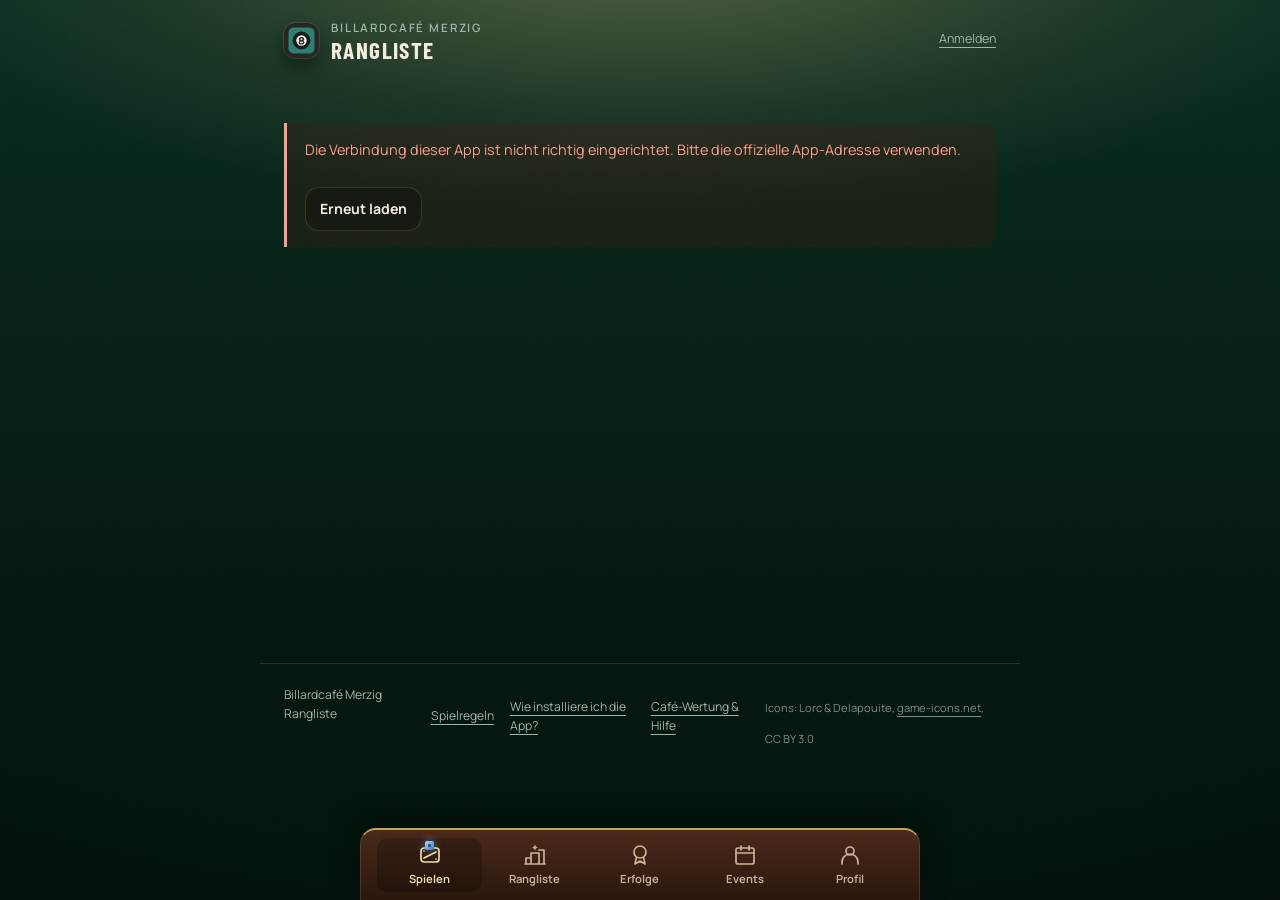
<file: index.html>
<!doctype html>
<html lang="de">
<head>
  <meta http-equiv="Content-Security-Policy" content="default-src 'self'; script-src 'self'; style-src 'self' 'unsafe-inline'; connect-src 'self' https://v2202610446743548792.goodsrv.de; img-src 'self' data: blob: https://v2202610446743548792.goodsrv.de; font-src 'self'; worker-src 'self'; object-src 'none'; frame-src https://billard-union.net; base-uri 'none'; form-action 'self'">
  <meta name="referrer" content="no-referrer">
  <meta charset="utf-8">
  <meta name="viewport" content="width=device-width, initial-scale=1, viewport-fit=cover">
  <meta name="referrer" content="no-referrer">
  <meta name="theme-color" content="#0c3324">
  <meta name="mobile-web-app-capable" content="yes">
  <meta name="apple-mobile-web-app-capable" content="yes">
  <meta name="apple-mobile-web-app-title" content="Billardcafé">
  <meta name="apple-mobile-web-app-status-bar-style" content="black-translucent">
  <meta name="description" content="Partien spielen, Ergebnisse gemeinsam bestätigen und die persönliche Entwicklung im Billardcafé Merzig verfolgen.">
  <title>Billardcafé Merzig Rangliste</title>
  <link rel="icon" href="./icons/icon.svg" type="image/svg+xml">
  <link rel="apple-touch-icon" href="./icons/apple-touch-icon.png">
  <link rel="manifest" href="./manifest.webmanifest">
  <link rel="stylesheet" href="./fonts.css">
  <link rel="stylesheet" href="./app.css">
  <link rel="stylesheet" href="./opening.css">
  <link rel="stylesheet" href="./scorekeeper.css">
  <link rel="stylesheet" href="./theme.css">
  <link rel="stylesheet" href="./features.css">
  <link rel="stylesheet" href="./tv-player.css">
  <script src="./deployment-config.js" defer></script>
  <script src="./remote-auth.js" defer></script>
  <script src="./opening.js" defer></script>
  <script src="./rules.js" defer></script>
  <script src="./scorekeeper.js" defer></script>
  <script src="./vendor/qrcode.js" defer></script>
  <script src="./icons.js" defer></script>
  <script src="./tv-player.js" defer></script>
  <script src="./pwa.js" defer></script>
  <script src="./features.js" defer></script>
  <script src="./admin.js" defer></script>
  <script src="./app.js" defer></script>
</head>
<body>
  <section id="app-opening" class="app-opening" aria-label="Willkommen im Billardcafé Merzig" hidden>
    <div class="opening-mark">
      <img src="./branding/cafe-logo.svg" width="360" height="300" alt="Billard Café – türkisweißes Neonlogo mit Billardspieler">
      <p class="opening-subtitle">Rangliste</p>
    </div>
    <div class="opening-actions">
      <button id="opening-continue" class="opening-continue" type="button">Weiter zur Startseite</button>
      <a class="opening-install" href="#installieren">Wie installiere ich die App?</a>
    </div>
  </section>
  <div id="app-shell">
  <a class="skip-link" href="#inhalt" data-action="skip-content">Zum Inhalt</a>
  <header class="site-header">
    <a class="brand" href="#spielen" aria-label="Billardcafé Merzig Rangliste · Startseite">
      <img src="./icons/icon.svg" width="46" height="46" alt="">
      <span><span class="brand-venue">Billardcafé Merzig</span><span class="brand-title">Rangliste</span></span>
    </a>
    <div class="account-controls"><a id="account-link" class="account-link" href="#profil">Anmelden</a><button id="profile-switch" class="text-button" type="button" data-action="profile-switch" hidden>Profil wechseln</button></div>
  </header>
  <aside id="active-resume" class="active-resume" aria-label="Laufende Partien wiederaufnehmen" hidden></aside>
  <div id="connection" class="connection" role="status" aria-live="polite" hidden></div>
  <div id="notice" class="notice-wrap" aria-live="polite" aria-atomic="true"></div>
  <main id="inhalt" tabindex="-1">
    <div class="empty-state"><p class="eyebrow">Willkommen am Tisch</p><h1>Die Rangliste wird geladen.</h1><p>Verbindung zum Billardcafé Merzig wird hergestellt …</p></div>
  </main>
  <noscript><p class="noscript">Bitte JavaScript aktivieren, um Partien einzutragen und die Rangliste zu laden.</p></noscript>
  <footer class="site-footer"><span>Billardcafé Merzig Rangliste</span><a href="#regeln">Spielregeln</a><a href="#installieren">Wie installiere ich die App?</a><a href="#profil/hilfe">Café-Wertung &amp; Hilfe</a><small class="fx-credit">Icons: Lorc &amp; Delapouite, <a href="https://game-icons.net" target="_blank" rel="noopener noreferrer">game-icons.net</a>, CC BY 3.0</small></footer>
  <nav class="bottom-nav" aria-label="Hauptnavigation">
    <a href="#spielen" data-tab="spielen"><svg viewBox="0 0 24 24" aria-hidden="true"><rect x="3" y="5" width="18" height="14" rx="3"/><path d="m6 15 12-6M6 8h.01M18 16h.01"/></svg><span>Spielen</span></a>
    <a href="#rangliste" data-tab="rangliste"><svg viewBox="0 0 24 24" aria-hidden="true"><path d="M8 21V10h8v11M3 21V15h5m8-8h5v14M2 21h20M12 3v3m-1.5-1.5h3"/></svg><span>Rangliste</span></a>
    <a href="#erfolge" data-tab="erfolge"><svg viewBox="0 0 24 24" aria-hidden="true"><circle cx="12" cy="9" r="6"/><path d="m8.5 14-1.5 7 5-3 5 3-1.5-7"/></svg><span>Erfolge</span></a>
    <a href="#events" data-tab="events"><svg viewBox="0 0 24 24" aria-hidden="true"><rect x="3" y="5" width="18" height="16" rx="2"/><path d="M3 10h18M8 3v4M16 3v4"/></svg><span>Events</span></a>
    <a href="#profil" data-tab="profil"><svg viewBox="0 0 24 24" aria-hidden="true"><circle cx="12" cy="8" r="4"/><path d="M4 21v-2a8 8 0 0 1 16 0v2"/></svg><span>Profil</span></a>
  </nav>
  <button id="match-rules-button" class="btn match-rules-button" type="button" data-action="open-match-rules" aria-haspopup="dialog" aria-controls="rules-dialog" hidden>Spielregeln</button>
  <dialog id="rules-dialog" class="rules-dialog" aria-labelledby="rules-dialog-title" aria-describedby="rules-dialog-description">
    <header class="rules-dialog-header">
      <div><p class="eyebrow">DBU · Originaldokument</p><h2 id="rules-dialog-title">Spielregeln</h2></div>
      <button id="rules-close" class="btn small" type="button" autofocus>← Zurück</button>
    </header>
    <div id="rules-dialog-content" class="rules-dialog-content"></div>
  </dialog>
  <dialog id="live-sheet" class="sheet-dialog" aria-labelledby="sheet-title">
    <header class="sheet-header">
      <div><p class="eyebrow">14/1 · digitales Spielblatt</p><h2 id="sheet-title">Live-Spielblatt</h2></div>
      <div class="sheet-header-controls">
        <button type="button" class="btn small" data-sk="minimize">Minimieren</button>
        <button type="button" class="btn small" data-sk="rules">Spielregeln</button>
        <button type="button" class="btn small cream" data-sk="finish-view">Spielende</button>
        <button type="button" class="btn small danger" data-sk="abort-view">Spiel abbrechen</button>
      </div>
    </header>
    <div class="sheet-orientation">Für mehr Platz das Gerät ins Querformat drehen. Alle Bedienelemente bleiben auch hochkant erreichbar.</div>
    <div id="sheet-content" class="sheet-content"></div>
  </dialog>
  <dialog id="abort-dialog" class="abort-dialog" aria-labelledby="abort-title">
    <div id="abort-content"></div>
  </dialog>
  </div>
</body>
</html>
</file>
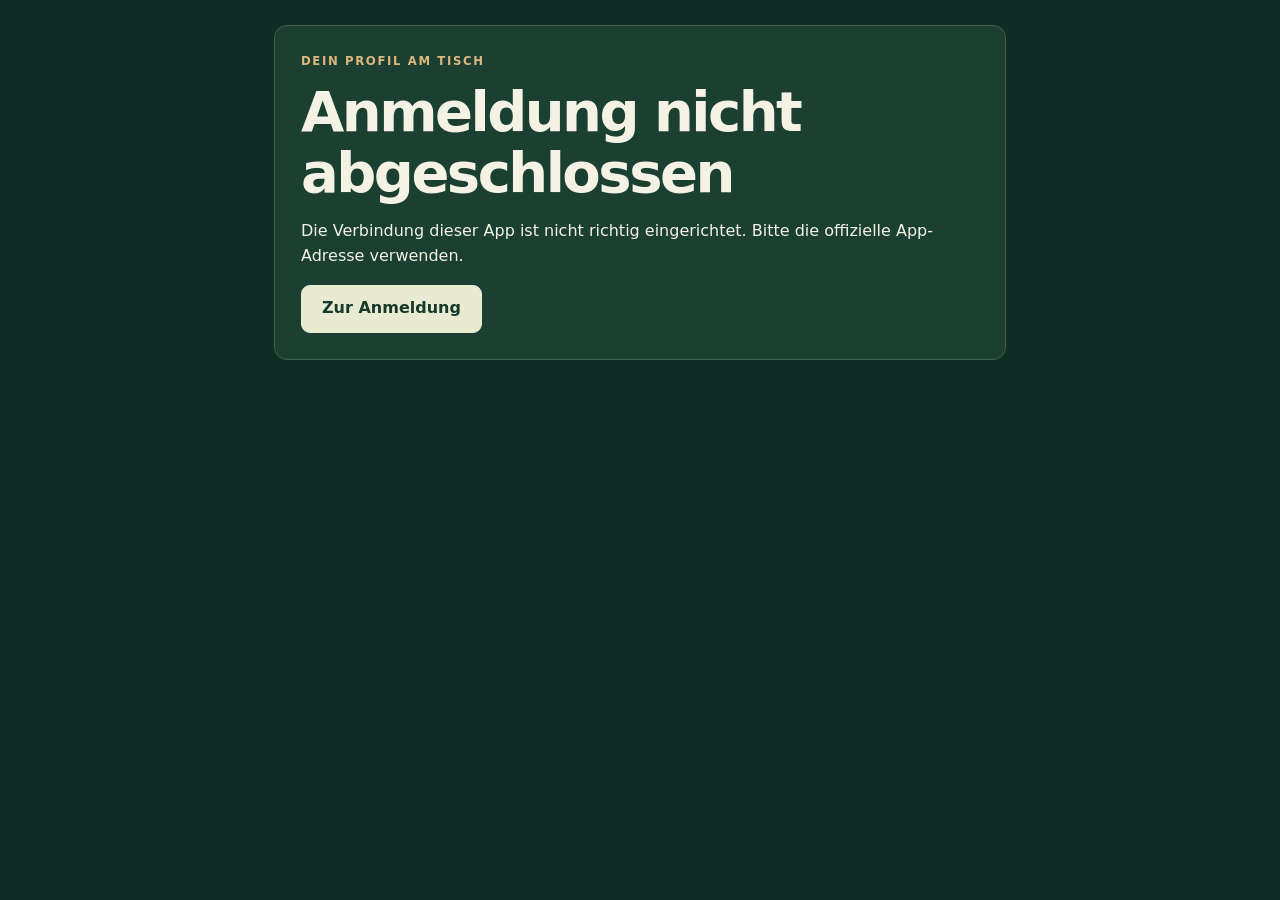
<file: auth-callback.html>
<!doctype html>
<html lang="de"><head>
  <meta http-equiv="Content-Security-Policy" content="default-src 'self'; script-src 'self'; style-src 'self' 'unsafe-inline'; connect-src 'self' https://v2202610446743548792.goodsrv.de; img-src 'self' data: blob: https://v2202610446743548792.goodsrv.de; font-src 'self'; worker-src 'self'; object-src 'none'; frame-src https://billard-union.net; base-uri 'none'; form-action 'self'">
  <meta name="referrer" content="no-referrer"><meta charset="utf-8"><meta name="viewport" content="width=device-width, initial-scale=1"><meta name="referrer" content="no-referrer"><meta name="robots" content="noindex"><title>Anmeldung · Billardcafé Merzig Rangliste</title><link rel="stylesheet" href="./app.css"><script src="./deployment-config.js" defer></script><script src="./remote-auth.js" defer></script><script src="./auth-callback.js" defer></script></head><body><main class="narrow" tabindex="-1"><section class="panel"><p class="eyebrow">Dein Profil am Tisch</p><h1 id="callback-title">Anmeldung wird abgeschlossen …</h1><p id="callback-status" role="status">Du kehrst gleich zur Rangliste zurück.</p><a id="callback-return" class="btn primary" href="./#profil" hidden>Zur Anmeldung</a></section></main></body></html>
</file>
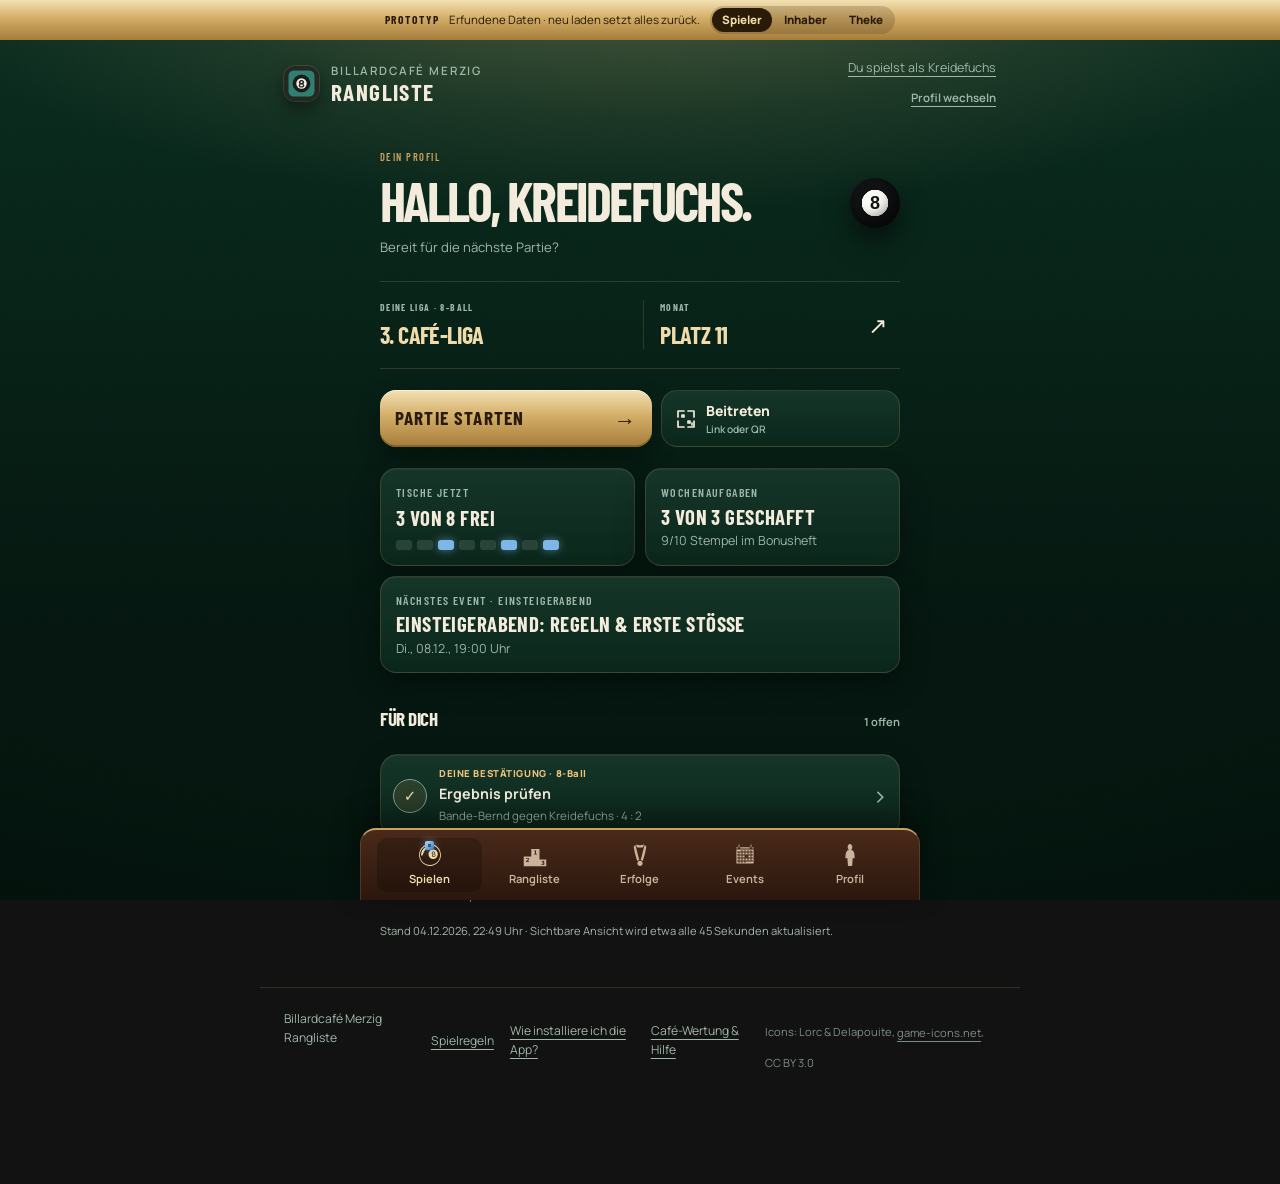
<file: demo.html>
<!doctype html>
<!-- AUTOMATISCH ERZEUGT von tools/build_demo.py aus index.html – nicht von Hand ändern. -->

<html lang="de">
<head>
  <meta name="referrer" content="no-referrer">
  <meta charset="utf-8">
  <meta name="viewport" content="width=device-width, initial-scale=1, viewport-fit=cover">
  <meta name="referrer" content="no-referrer">
  <meta name="theme-color" content="#0c3324">
  <meta name="mobile-web-app-capable" content="yes">
  <meta name="apple-mobile-web-app-capable" content="yes">
  <meta name="apple-mobile-web-app-title" content="Billardcafé">
  <meta name="apple-mobile-web-app-status-bar-style" content="black-translucent">
  <meta name="description" content="Partien spielen, Ergebnisse gemeinsam bestätigen und die persönliche Entwicklung im Billardcafé Merzig verfolgen.">
  <title>Billardcafé Merzig · Demo</title>
  <link rel="icon" href="./icons/icon.svg" type="image/svg+xml">
  <link rel="apple-touch-icon" href="./icons/apple-touch-icon.png">
  <link rel="stylesheet" href="./fonts.css">
  <link rel="stylesheet" href="./app.css">
  <link rel="stylesheet" href="./opening.css">
  <link rel="stylesheet" href="./scorekeeper.css">
  <link rel="stylesheet" href="./theme.css">
  <link rel="stylesheet" href="./features.css">
  <link rel="stylesheet" href="./tv-player.css">
  <script src="./demo-config.js" defer></script>
  <script src="./demo-api.js" defer></script>
  
  <script src="./opening.js" defer></script>
  <script src="./rules.js" defer></script>
  <script src="./scorekeeper.js" defer></script>
  <script src="./vendor/qrcode.js" defer></script>
  <script src="./icons.js" defer></script>
  <script src="./tv-player.js" defer></script>
  <script src="./pwa.js" defer></script>
  <script src="./features.js" defer></script>
  <script src="./admin.js" defer></script>
  <script src="./app.js" defer></script>
</head>
<body>
  <section id="app-opening" class="app-opening" aria-label="Willkommen im Billardcafé Merzig" hidden>
    <div class="opening-mark">
      <img src="./branding/cafe-logo.svg" width="360" height="300" alt="Billard Café – türkisweißes Neonlogo mit Billardspieler">
      <p class="opening-subtitle">Rangliste</p>
    </div>
    <div class="opening-actions">
      <button id="opening-continue" class="opening-continue" type="button">Weiter zur Startseite</button>
      <a class="opening-install" href="#installieren">Wie installiere ich die App?</a>
    </div>
  </section>
  <div id="app-shell">
  <div class="fx-demo-bar" role="note"><strong>Prototyp</strong><span>Erfundene Daten · neu laden setzt alles zurück.</span><span class="fx-demo-roles" role="group" aria-label="Demo-Ansicht"><button type="button" data-demo-as="player" aria-pressed="true">Spieler</button><button type="button" data-demo-as="owner" aria-pressed="false">Inhaber</button><button type="button" data-demo-as="staff" aria-pressed="false">Theke</button></span></div>
  <a class="skip-link" href="#inhalt" data-action="skip-content">Zum Inhalt</a>
  <header class="site-header">
    <a class="brand" href="#spielen" aria-label="Billardcafé Merzig Rangliste · Startseite">
      <img src="./icons/icon.svg" width="46" height="46" alt="">
      <span><span class="brand-venue">Billardcafé Merzig</span><span class="brand-title">Rangliste</span></span>
    </a>
    <div class="account-controls"><a id="account-link" class="account-link" href="#profil">Anmelden</a><button id="profile-switch" class="text-button" type="button" data-action="profile-switch" hidden>Profil wechseln</button></div>
  </header>
  <aside id="active-resume" class="active-resume" aria-label="Laufende Partien wiederaufnehmen" hidden></aside>
  <div id="connection" class="connection" role="status" aria-live="polite" hidden></div>
  <div id="notice" class="notice-wrap" aria-live="polite" aria-atomic="true"></div>
  <main id="inhalt" tabindex="-1">
    <div class="empty-state"><p class="eyebrow">Willkommen am Tisch</p><h1>Die Rangliste wird geladen.</h1><p>Verbindung zum Billardcafé Merzig wird hergestellt …</p></div>
  </main>
  <noscript><p class="noscript">Bitte JavaScript aktivieren, um Partien einzutragen und die Rangliste zu laden.</p></noscript>
  <footer class="site-footer"><span>Billardcafé Merzig Rangliste</span><a href="#regeln">Spielregeln</a><a href="#installieren">Wie installiere ich die App?</a><a href="#profil/hilfe">Café-Wertung &amp; Hilfe</a><small class="fx-credit">Icons: Lorc &amp; Delapouite, <a href="https://game-icons.net" target="_blank" rel="noopener noreferrer">game-icons.net</a>, CC BY 3.0</small></footer>
  <nav class="bottom-nav" aria-label="Hauptnavigation">
    <a href="#spielen" data-tab="spielen"><svg viewBox="0 0 24 24" aria-hidden="true"><rect x="3" y="5" width="18" height="14" rx="3"/><path d="m6 15 12-6M6 8h.01M18 16h.01"/></svg><span>Spielen</span></a>
    <a href="#rangliste" data-tab="rangliste"><svg viewBox="0 0 24 24" aria-hidden="true"><path d="M8 21V10h8v11M3 21V15h5m8-8h5v14M2 21h20M12 3v3m-1.5-1.5h3"/></svg><span>Rangliste</span></a>
    <a href="#erfolge" data-tab="erfolge"><svg viewBox="0 0 24 24" aria-hidden="true"><circle cx="12" cy="9" r="6"/><path d="m8.5 14-1.5 7 5-3 5 3-1.5-7"/></svg><span>Erfolge</span></a>
    <a href="#events" data-tab="events"><svg viewBox="0 0 24 24" aria-hidden="true"><rect x="3" y="5" width="18" height="16" rx="2"/><path d="M3 10h18M8 3v4M16 3v4"/></svg><span>Events</span></a>
    <a href="#profil" data-tab="profil"><svg viewBox="0 0 24 24" aria-hidden="true"><circle cx="12" cy="8" r="4"/><path d="M4 21v-2a8 8 0 0 1 16 0v2"/></svg><span>Profil</span></a>
  </nav>
  <button id="match-rules-button" class="btn match-rules-button" type="button" data-action="open-match-rules" aria-haspopup="dialog" aria-controls="rules-dialog" hidden>Spielregeln</button>
  <dialog id="rules-dialog" class="rules-dialog" aria-labelledby="rules-dialog-title" aria-describedby="rules-dialog-description">
    <header class="rules-dialog-header">
      <div><p class="eyebrow">DBU · Originaldokument</p><h2 id="rules-dialog-title">Spielregeln</h2></div>
      <button id="rules-close" class="btn small" type="button" autofocus>← Zurück</button>
    </header>
    <div id="rules-dialog-content" class="rules-dialog-content"></div>
  </dialog>
  <dialog id="live-sheet" class="sheet-dialog" aria-labelledby="sheet-title">
    <header class="sheet-header">
      <div><p class="eyebrow">14/1 · digitales Spielblatt</p><h2 id="sheet-title">Live-Spielblatt</h2></div>
      <div class="sheet-header-controls">
        <button type="button" class="btn small" data-sk="minimize">Minimieren</button>
        <button type="button" class="btn small" data-sk="rules">Spielregeln</button>
        <button type="button" class="btn small cream" data-sk="finish-view">Spielende</button>
        <button type="button" class="btn small danger" data-sk="abort-view">Spiel abbrechen</button>
      </div>
    </header>
    <div class="sheet-orientation">Für mehr Platz das Gerät ins Querformat drehen. Alle Bedienelemente bleiben auch hochkant erreichbar.</div>
    <div id="sheet-content" class="sheet-content"></div>
  </dialog>
  <dialog id="abort-dialog" class="abort-dialog" aria-labelledby="abort-title">
    <div id="abort-content"></div>
  </dialog>
  </div>
</body>
</html>
</file>
<file: fonts.css>
/* NEU: Schriften selbst gehostet (keine Anfragen an Google, funktioniert offline und mit der CSP font-src 'self').
   Lateinisch inkl. Umlaute, € und Pfeile. Lizenz: SIL Open Font License 1.1 – siehe fonts/OFL-*.txt */
@font-face{font-family:"Barlow Condensed";font-style:normal;font-weight:500;font-display:swap;src:url(./fonts/barlow-condensed-500.woff) format("woff")}
@font-face{font-family:"Barlow Condensed";font-style:normal;font-weight:600;font-display:swap;src:url(./fonts/barlow-condensed-600.woff) format("woff")}
@font-face{font-family:"Barlow Condensed";font-style:normal;font-weight:700;font-display:swap;src:url(./fonts/barlow-condensed-700.woff) format("woff")}
@font-face{font-family:"Manrope";font-style:normal;font-weight:200 800;font-display:swap;src:url(./fonts/manrope-var.woff) format("woff")}
@font-face{font-family:"Caveat";font-style:normal;font-weight:400 700;font-display:swap;src:url(./fonts/caveat-var.woff) format("woff")}
</file>
<file: app.css>
:root{color-scheme:dark;--bg:#102e25;--surface:#1b4031;--surface-2:#214735;--ink:#f4f1e5;--muted:#b3c6b7;--line:#416052;--teal:#deede0;--teal-dark:#214735;--cream:#e8ead2;--danger:#ffb5ac;--warning:#ddb77e;--radius:13px;--max:760px;font-family:system-ui,-apple-system,BlinkMacSystemFont,"Segoe UI",sans-serif;font-synthesis:none}
.history-result{display:grid;justify-items:center;gap:4px;min-width:0}.history-outcome{display:inline-flex;align-items:center;gap:6px;font-size:.75rem;font-weight:650;line-height:1.35;white-space:nowrap}.history-outcome.win{color:#b8d5a3}.history-outcome.loss{color:var(--danger)}.history-outcome-dot{width:7px;height:7px;flex:none;border-radius:50%;background:currentColor;box-shadow:0 0 5px currentColor}.history-card .match-card-bottom{flex-wrap:wrap}.history-card .match-card-bottom>span{min-width:0;overflow-wrap:anywhere}
*{box-sizing:border-box}html{min-width:320px;scroll-behavior:smooth;scroll-padding-top:24px}body{margin:0;background:var(--bg);color:var(--ink);line-height:1.55;-webkit-tap-highlight-color:transparent}button,input,select,textarea{font:inherit}button,a,input,select,textarea{touch-action:manipulation}button,a{ -webkit-touch-callout:default}a{color:var(--teal);text-underline-offset:4px}button{cursor:pointer}button:disabled{cursor:wait;opacity:.55}input:disabled,select:disabled{opacity:.7}button:focus-visible,a:focus-visible,input:focus-visible,select:focus-visible,textarea:focus-visible,summary:focus-visible{outline:3px solid var(--teal);outline-offset:4px}h1,h2,h3,p{margin-top:0}h1{font-size:clamp(2rem,6vw,3.5rem);line-height:1.08;letter-spacing:-.045em;font-weight:780;margin-bottom:16px}h2{font-size:1.5rem;line-height:1.2;letter-spacing:-.025em;margin-bottom:16px}h3{font-size:1.1rem;line-height:1.35;margin-bottom:10px}p{margin-bottom:16px}small{font-size:.82rem}img,svg{max-width:100%}svg{width:24px;height:24px;fill:none;stroke:currentColor;stroke-width:1.7;stroke-linecap:round;stroke-linejoin:round}hr{border:0;border-top:1px solid var(--line);margin:24px 0}[hidden]{display:none!important}.muted,.hint{color:var(--muted)}.hint{font-size:.88rem;line-height:1.5;margin:8px 0 0}.eyebrow{text-transform:uppercase;letter-spacing:.14em;font-size:.73rem;font-weight:750;color:var(--teal);margin-bottom:12px}.sr-only{position:absolute;width:1px;height:1px;padding:0;margin:-1px;overflow:hidden;clip:rect(0,0,0,0);white-space:nowrap;border:0}.skip-link{position:fixed;z-index:100;top:8px;left:8px;padding:12px;background:var(--cream);color:var(--bg);transform:translateY(-160%)}.skip-link:focus{transform:none}
.site-header{max-width:var(--max);margin:auto;padding:calc(22px + env(safe-area-inset-top)) 24px 22px;display:flex;align-items:center;gap:16px;justify-content:space-between;border-bottom:1px solid var(--line)}.brand{display:flex;align-items:center;gap:12px;color:var(--ink);text-decoration:none;min-width:0}.brand img{flex:none;border-radius:12px}.brand>span{display:grid}.brand-venue{font-size:.88rem;font-weight:600;letter-spacing:.01em}.brand-title{font-size:1.24rem;letter-spacing:-.03em;font-weight:800;line-height:1.15}.account-link{min-height:44px;max-width:160px;padding:10px 4px;text-align:right;font-size:.85rem;overflow-wrap:anywhere}.connection{padding:12px 24px;text-align:center;background:#463f2f;color:var(--warning);font-size:.9rem}.connection button{margin-left:8px}.notice-wrap{max-width:var(--max);margin:auto;padding:0 24px}.notice-wrap:empty{display:none}.notice{margin-top:18px;border:1px solid var(--teal);background:var(--teal-dark);padding:14px 16px;border-radius:12px;display:flex;align-items:flex-start;gap:12px}.notice p{margin:0;flex:1;overflow-wrap:anywhere}.notice.error{border-color:#bb8b76;background:#42332d;color:var(--danger)}.notice button{flex:none;margin:-4px -4px -4px 0}.text-button{border:0;background:none;color:inherit;min-height:44px;padding:8px 10px;text-decoration:underline;text-underline-offset:4px;font-weight:650}.close-button{min-width:44px;min-height:44px;border:0;background:none;color:inherit;font-size:1.4rem;line-height:1}
main{max-width:var(--max);margin:0 auto;padding:40px 24px 48px;min-height:65vh}main:focus{outline:none}.page-heading{margin-bottom:28px}.page-heading p:last-child{margin-bottom:0}.page-heading h1{font-size:clamp(2rem,5vw,2.7rem)}.section-heading{display:flex;align-items:center;justify-content:space-between;gap:16px;margin-bottom:18px}.section-heading h2{margin:0}.section-heading small{color:var(--muted)}.hero{display:grid;grid-template-columns:1.3fr 1fr;gap:48px;align-items:center;margin-bottom:44px;padding:12px 0 36px;border-bottom:1px solid var(--line)}.hero h1{max-width:540px}.hero .lead{color:var(--muted);max-width:430px;font-size:1.06rem}.hero-note{font-size:.8rem;color:var(--muted);margin:12px 0 0}.score-sheet{border:1px solid var(--line);border-radius:var(--radius);overflow:hidden;transform:rotate(-2deg);background:var(--surface)}.sheet-heading{padding:16px 22px;display:flex;justify-content:space-between;align-items:center;border-bottom:1px solid var(--line);font-size:.74rem;letter-spacing:.1em;text-transform:uppercase;color:var(--muted)}.sheet-heading img{width:36px;height:36px}.sheet-line{display:flex;gap:20px;align-items:center;padding:18px 22px;border-bottom:1px solid var(--line)}.sheet-line:last-child{border:0}.sheet-line b{font-size:1.8rem;line-height:1;color:var(--teal);font-variant-numeric:tabular-nums;font-weight:500}.sheet-line strong{display:block;font-weight:650;font-size:.95rem}.sheet-line small{color:var(--muted)}.btn{display:inline-flex;justify-content:center;align-items:center;gap:10px;min-height:48px;border:1px solid var(--line);border-radius:9px;padding:12px 20px;color:var(--ink);background:var(--surface-2);text-decoration:none;font-weight:700;line-height:1.3;transition:background-color .15s,border-color .15s;max-width:100%;text-align:center;overflow-wrap:anywhere}.btn:hover{background:#414a40;border-color:#7a8777}.btn.primary{background:var(--teal);border-color:var(--teal);color:#173b32}.btn.primary:hover{background:#b9e5d9}.btn.cream{background:var(--cream);color:#2b2d26;border-color:var(--cream)}.btn.danger{border-color:#ba8b77;color:var(--danger);background:#42332d}.btn.small{min-height:44px;padding:10px 14px;font-size:.88rem}.btn.full{width:100%}.actions{display:flex;gap:12px;align-items:center;flex-wrap:wrap;margin-top:24px}.actions>.primary{margin-left:auto}.actions.compact{margin-top:12px}.actions.compact>.primary{margin-left:0}.back-link{display:inline-flex;gap:8px;align-items:center;min-height:44px;text-decoration:none;font-size:.88rem;margin:-16px 0 20px}.panel{background:var(--surface);border:1px solid var(--line);border-radius:var(--radius);padding:26px;min-width:0}.panel+.panel{margin-top:24px}.narrow{max-width:780px;margin:auto}.empty-state{padding:40px 24px;text-align:center;border:1px dashed var(--line);border-radius:var(--radius);color:var(--muted)}.empty-state h1,.empty-state h2,.empty-state h3{color:var(--ink)}.empty-state p:last-child{margin-bottom:0}.empty-state .eyebrow{color:var(--teal)}.loading{display:flex;align-items:center;gap:12px;color:var(--muted);padding:24px 0}.loading:before{content:"";width:18px;height:18px;border:2px solid var(--line);border-top-color:var(--teal);border-radius:50%;animation:turn 1s linear infinite;flex:none}@keyframes turn{to{transform:rotate(360deg)}}.row-list{display:grid;gap:14px}.match-card{display:block;color:var(--ink);text-decoration:none;padding:20px 22px;background:var(--surface);border:1px solid var(--line);border-radius:12px}.match-card:hover{border-color:var(--teal)}.match-card-top{display:flex;align-items:center;justify-content:space-between;gap:8px;margin-bottom:12px;flex-wrap:wrap}.match-card-meta{font-size:.78rem;color:var(--muted)}.teams-row{display:grid;grid-template-columns:minmax(0,1fr) auto minmax(0,1fr);gap:16px;align-items:center}.teams-row .team:last-child{text-align:right}.team{font-weight:700;overflow-wrap:anywhere}.team small{display:block;font-size:.72rem;color:var(--muted);font-weight:500;letter-spacing:.04em;text-transform:uppercase;margin-bottom:4px}.score{font-variant-numeric:tabular-nums;white-space:nowrap;font-weight:750;font-size:1.5rem;letter-spacing:.04em}.vs{color:var(--muted);font-size:.76rem;font-weight:500}.match-card-bottom{margin-top:12px;font-size:.8rem;color:var(--muted);display:flex;justify-content:space-between;gap:12px}.match-card-bottom .attention{color:var(--teal);font-weight:650}.badge{display:inline-flex;align-items:center;gap:6px;font-size:.72rem;font-weight:700;line-height:1.35;border:1px solid var(--line);border-radius:5px;padding:5px 8px;color:var(--ink)}.badge.pending{color:var(--warning);border-color:#8a7854;background:#3d3b2e}.badge.confirmed{color:var(--teal);border-color:#5c8375;background:#2b3f35}.badge.disputed{color:var(--danger);border-color:#956f60;background:#42352e}.badge.void{color:var(--muted)}.badge.playing{color:var(--ink);border-color:#85907f}
.steps{list-style:none;padding:0;display:grid;grid-template-columns:repeat(3,1fr);margin:0 0 30px;gap:10px}.steps li{padding-top:12px;border-top:3px solid var(--line);color:var(--muted);font-size:.78rem}.steps li.active{color:var(--teal);border-color:var(--teal)}.steps li.complete{border-color:#789d8e}.steps span{display:block;font-weight:750;font-size:.9rem;margin-top:2px}.field{display:block;margin-bottom:20px;min-width:0}.field>span,.field>label,label.field-label{display:block;font-weight:650;font-size:.88rem;margin-bottom:8px}.field input,.field select,.field textarea,input.control,select.control,textarea.control{display:block;width:100%;min-height:48px;padding:12px 13px;border:1px solid #778173;border-radius:8px;background:#142f25;color:var(--ink);min-width:0}.field textarea{min-height:100px;resize:vertical}.field input::placeholder,.field textarea::placeholder{color:#a3aca0}.field small{display:block;color:var(--muted);margin-top:7px}.field input:invalid:not(:placeholder-shown){border-color:#a49780}.form-grid{display:grid;grid-template-columns:1fr 1fr;gap:20px}.form-grid .field{margin-bottom:0}.form-grid+.field,.form-grid+.form-grid{margin-top:20px}fieldset{border:0;margin:0 0 26px;padding:0;min-width:0}legend{font-size:1rem;font-weight:700;margin-bottom:12px;padding:0}.choices{display:grid;grid-template-columns:repeat(3,1fr);gap:10px}.choices.disciplines{grid-template-columns:repeat(5,1fr)}.choice{position:relative;min-height:82px;padding:16px 12px;border:1px solid var(--line);border-radius:10px;display:flex;flex-direction:column;justify-content:center;align-items:flex-start;gap:5px;background:#1b4031;color:var(--ink);text-align:left}.choice strong{font-size:.93rem}.choice small{color:var(--muted);font-size:.75rem}.choice[aria-pressed="true"]{border:2px solid var(--teal);padding:15px 11px;background:var(--teal-dark);color:var(--ink)}.choice[aria-pressed="true"]:after{content:"✓";position:absolute;top:5px;right:8px;font-size:.8rem;color:var(--teal)}.choice[aria-pressed="true"] small{color:#c4d8cb}.choices.variants{grid-template-columns:1fr 1fr}.variants .choice{min-height:130px;justify-content:flex-start;padding-top:20px}.variants .choice[aria-pressed="true"]{padding-top:19px}.variants .choice small{line-height:1.5}.team-panel{border:1px solid var(--line);border-radius:10px;padding:20px;background:#1b4031}.team-panel h3{color:var(--teal)}.team-panel .field:last-child{margin-bottom:0}.summary-list{margin:0}.summary-list>div{display:grid;grid-template-columns:150px 1fr;gap:18px;padding:14px 0;border-bottom:1px solid var(--line)}.summary-list>div:first-child{padding-top:0}.summary-list>div:last-child{border-bottom:0}.summary-list dt{color:var(--muted);font-size:.86rem}.summary-list dd{margin:0;font-weight:650;overflow-wrap:anywhere}.callout{padding:16px 18px;border-left:3px solid var(--teal);background:#263f35;border-radius:0 8px 8px 0;margin:20px 0;font-size:.9rem}.callout p:last-child{margin-bottom:0}.callout.warning{border-color:var(--warning);background:#3c3c2e;color:var(--warning)}.callout.error{border-color:var(--danger);background:#42342e;color:var(--danger)}.callout .btn{margin-top:10px}.auth-modes{display:flex;gap:4px;border-bottom:1px solid var(--line);margin-bottom:24px}.auth-modes button{flex:1;border:0;border-bottom:3px solid transparent;margin-bottom:-1px;background:none;color:var(--muted);padding:12px 8px;min-height:48px;font-weight:650}.auth-modes button[aria-pressed="true"]{color:var(--teal);border-bottom-color:var(--teal)}.auth-panel{max-width:500px;margin:auto}.pin-field{letter-spacing:.25em;font-variant-numeric:tabular-nums}.auth-intro{text-align:center;margin-bottom:28px}.auth-intro h1{font-size:2.3rem}.auth-note{font-size:.8rem;color:var(--muted);text-align:center;margin-top:18px}
.match-title{display:flex;align-items:center;gap:12px;margin-bottom:12px;flex-wrap:wrap}.match-title h1{margin:0}.match-meta{display:flex;gap:8px 18px;flex-wrap:wrap;color:var(--muted);font-size:.85rem}.scoreboard{padding:30px 26px;background:#1e241f;border:1px solid var(--line);border-radius:var(--radius);margin:24px 0}.scoreboard .teams-row{gap:20px}.scoreboard .score{font-size:clamp(2rem,7vw,3.8rem);color:var(--cream);letter-spacing:-.01em}.scoreboard .team{font-size:1.18rem}.score-caption{font-size:.8rem;color:var(--muted);text-align:center;margin:18px 0 0}.scoreboard .confirmed-time{text-align:center;color:var(--teal);font-size:.83rem;margin:16px 0 0}.result-block{margin-top:20px;padding-top:20px;border-top:1px solid var(--line)}.result-block h3{font-size:.85rem;color:var(--muted);margin:0 0 12px}.result-block .score{font-size:1.5rem}.round-summary{display:flex;gap:8px;flex-wrap:wrap;list-style:none;margin:12px 0 0;padding:0}.round-summary li{font-size:.8rem;padding:5px 9px;border:1px solid var(--line);border-radius:5px}.result-editor{margin-top:24px}.result-editor h2{margin-bottom:10px}.score-inputs{display:grid;grid-template-columns:minmax(0,1fr) 20px minmax(0,1fr);gap:16px;align-items:end;margin-top:22px}.score-inputs .field{margin:0}.score-inputs .field input{font-size:2rem;text-align:center;font-variant-numeric:tabular-nums;padding:10px}.score-inputs .separator{padding-bottom:14px;text-align:center;color:var(--muted)}.round-row{display:grid;grid-template-columns:38px minmax(0,1fr) minmax(0,1fr) 44px;gap:10px;align-items:end;margin-bottom:16px}.round-row .field{margin:0}.round-row .field>span{font-size:.75rem;overflow-wrap:anywhere}.round-number{min-height:48px;display:flex;align-items:center;font-variant-numeric:tabular-nums;color:var(--muted);font-size:.82rem}.round-remove{border:1px solid var(--line);border-radius:8px;background:transparent;color:var(--muted);min-height:48px;min-width:44px;font-size:1.3rem}.round-actions{display:flex;align-items:center;justify-content:space-between;gap:12px;flex-wrap:wrap}.derived-score{font-size:1rem;color:var(--teal);font-variant-numeric:tabular-nums}.editor-reason{margin-top:24px}.editor-validation{margin:16px 0 0;font-size:.88rem;color:var(--muted)}.editor-validation.invalid{color:var(--warning)}details{border-top:1px solid var(--line);padding-top:16px;margin-top:20px}summary{min-height:44px;cursor:pointer;font-weight:650;padding:10px 0;color:var(--teal)}details>p{font-size:.9rem;color:var(--muted)}.admin-panel{margin-top:24px}.activity-list{list-style:none;margin:0;padding:0}.activity-list li{border-top:1px solid var(--line);padding:14px 0;font-size:.88rem}.activity-list time{display:block;color:var(--muted);font-size:.78rem}.activity-list p{margin:6px 0 0}
.filters{display:flex;gap:16px;margin-bottom:24px;flex-wrap:wrap;align-items:end}.filters .field{flex:1;min-width:140px;margin-bottom:0}.filters>.btn{flex:none}.table-wrap{overflow-x:auto;border:1px solid var(--line);border-radius:12px;background:var(--surface)}table{border-collapse:collapse;width:100%;font-variant-numeric:tabular-nums;min-width:460px}th,td{padding:16px 12px;text-align:left;border-bottom:1px solid var(--line);font-size:.88rem}th{color:var(--muted);font-size:.72rem;letter-spacing:.04em;font-weight:650;text-transform:uppercase;background:#1b4031}td:first-child,th:first-child{padding-left:20px}td:last-child,th:last-child{padding-right:20px}tbody tr:last-child td{border-bottom:0}td.numeric,th.numeric{text-align:right}.player-name{font-weight:700;overflow-wrap:anywhere;max-width:210px}.player-name small{display:block;font-size:.72rem;color:var(--muted);font-weight:400;margin-top:3px}.own-row{background:#214735}.place{font-size:1.15rem;font-weight:700;color:var(--cream)}.rank-label{font-size:.78rem;white-space:nowrap}.placement-label{display:block;font-size:.72rem;color:var(--muted);margin-top:3px}.table-caption{margin:14px 0 24px;font-size:.8rem;color:var(--muted)}abbr[title]{text-decoration:none}.profile-header{display:flex;align-items:center;justify-content:space-between;gap:16px;margin-bottom:28px}.profile-header h1{overflow-wrap:anywhere;margin-bottom:8px}.profile-header p{margin:0}.rating-grid{display:grid;grid-template-columns:repeat(3,minmax(0,1fr));gap:16px;margin-bottom:36px}.rating-card{padding:22px;border:1px solid var(--line);border-radius:12px;background:var(--surface)}.rating-card h3{font-size:.85rem;color:var(--muted)}.rating-card .rank{font-size:1.35rem;font-weight:750;color:var(--cream);margin:8px 0}.rating-card .protection{min-height:20px;font-size:.75rem;color:var(--teal);margin:10px 0}.rating-card progress{width:100%;height:5px;display:block;margin:12px 0;accent-color:var(--teal)}progress::-webkit-progress-bar{background:var(--line);border-radius:4px}progress::-webkit-progress-value{background:var(--teal);border-radius:4px}progress::-moz-progress-bar{background:var(--teal);border-radius:4px}.stats{display:grid;grid-template-columns:repeat(3,1fr);padding-top:14px;border-top:1px solid var(--line);margin-top:16px;gap:8px}.stats span{display:block;font-size:.7rem;color:var(--muted)}.stats b{font-size:1rem;font-weight:650;font-variant-numeric:tabular-nums}.help{max-width:780px;margin-top:36px;scroll-margin-top:24px}.help h2{margin-bottom:20px}.help details{margin-top:0;padding:8px 0}.help details:last-child{border-bottom:1px solid var(--line)}.help details p{margin:8px 0 16px}.install-row{padding:20px 0;margin-top:24px;display:flex;align-items:center;justify-content:space-between;gap:16px;border-top:1px solid var(--line)}.install-row p{margin:0;font-size:.85rem;color:var(--muted)}.install-row strong{display:block;color:var(--ink);font-size:.95rem}.site-footer{max-width:var(--max);margin:auto;padding:22px 24px calc(112px + env(safe-area-inset-bottom));display:flex;justify-content:space-between;gap:16px;color:var(--muted);font-size:.76rem;border-top:1px solid var(--line)}.site-footer a{color:var(--muted)}.bottom-nav{position:fixed;z-index:20;bottom:0;left:0;right:0;display:grid;grid-template-columns:repeat(3,1fr);padding:8px max(16px,env(safe-area-inset-right)) calc(8px + env(safe-area-inset-bottom)) max(16px,env(safe-area-inset-left));background:#0c251d;border-top:1px solid var(--line)}.bottom-nav a{display:flex;flex-direction:column;align-items:center;justify-content:center;min-height:54px;gap:3px;text-decoration:none;color:var(--muted);font-size:.74rem;font-weight:650;border-radius:8px;position:relative}.bottom-nav a[aria-current="page"]{color:var(--teal);background:#1b4031}.bottom-nav a[aria-current="page"]:before{content:"";width:24px;height:2px;background:var(--teal);position:absolute;top:0}.noscript{padding:24px;max-width:var(--max);margin:auto;color:var(--warning)}
@media(min-width:1000px){.bottom-nav{left:50%;right:auto;transform:translateX(-50%);width:460px;border:1px solid var(--line);border-bottom:0;border-radius:16px 16px 0 0}.site-header{padding-top:28px}.rating-grid{grid-template-columns:repeat(5,minmax(0,1fr))}.rating-card{padding:18px}.hero{gap:80px}.score-sheet{margin:10px 10px 0 0}}
@media(max-width:700px){main{padding:28px 18px 36px}.site-header{padding:calc(16px + env(safe-area-inset-top)) 18px 16px;gap:12px}.brand{gap:9px}.brand img{width:40px;height:40px}.brand-venue{font-size:.78rem}.brand-title{font-size:1.12rem}.account-link{font-size:.77rem;max-width:100px}.notice-wrap{padding:0 18px}.notice{padding:12px}.hero{grid-template-columns:1fr;gap:24px;padding:4px 0 28px;margin-bottom:30px}.hero h1{font-size:2.8rem;max-width:350px}.hero .lead{font-size:.97rem;max-width:320px}.hero .btn{width:100%;max-width:380px}.score-sheet{transform:none}.sheet-heading{padding:12px 16px}.sheet-heading img{width:28px;height:28px}.sheet-line{padding:12px 16px;gap:16px}.sheet-line b{font-size:1.4rem}.sheet-line small{font-size:.74rem}.sheet-line strong{font-size:.88rem}.panel{padding:20px 18px}.choices.disciplines{grid-template-columns:repeat(3,1fr)}.choices.disciplines .choice:last-child{grid-column:span 2}.choices{gap:8px}.choice{padding:14px 10px;min-height:86px}.choice[aria-pressed="true"]{padding:13px 9px}.choice strong{font-size:.83rem}.choice small{font-size:.72rem}.form-grid{gap:16px}.teams-grid{grid-template-columns:1fr}.team-panel{padding:16px}.summary-list>div{grid-template-columns:100px 1fr;gap:12px}.section-heading h2{font-size:1.28rem}.section-heading small{font-size:.72rem}.match-card{padding:16px}.teams-row{gap:10px}.team{font-size:.9rem}.score{font-size:1.28rem}.match-card-bottom{font-size:.74rem}.match-card-meta{font-size:.72rem}.scoreboard{padding:24px 16px}.scoreboard .teams-row{gap:10px}.scoreboard .team{font-size:1rem}.scoreboard .team small{font-size:.65rem}.scoreboard .score{font-size:2.25rem}.score-inputs{gap:10px}.score-inputs .field>span{font-size:.8rem;overflow-wrap:anywhere}.round-row{grid-template-columns:25px minmax(0,1fr) minmax(0,1fr) 44px;gap:8px}.round-row .field input{padding:10px}.rating-grid{grid-template-columns:repeat(2,minmax(0,1fr));gap:12px}.rating-card{padding:16px}.rating-card:last-child{grid-column:span 2}.rating-card .rank{font-size:1.15rem}.profile-header{align-items:flex-start}.profile-header .btn{padding:10px 12px;font-size:.8rem}.filters{gap:12px}.filters .field{min-width:130px}th,td{padding:14px 10px}td:first-child,th:first-child{padding-left:14px}td:last-child,th:last-child{padding-right:14px}.site-footer{padding:20px 18px calc(108px + env(safe-area-inset-bottom));flex-direction:column;gap:8px}.empty-state{padding:28px 16px}.variants .choice{min-height:160px}.steps{gap:8px}.steps li{font-size:.67rem}.steps span{font-size:.76rem}.actions{gap:10px}.actions>.primary{flex:1}.page-heading{margin-bottom:24px}}
tbody th{background:none;text-transform:none;letter-spacing:normal;color:var(--ink);font-size:.88rem}.profile-header>div{min-width:0}.notice-wrap{overflow-wrap:anywhere}
.brand{min-height:44px}.site-footer a,.auth-note a,.callout>a{display:inline-flex;align-items:center;min-height:44px}
.bottom-nav{grid-template-columns:repeat(4,minmax(0,1fr))}.bottom-nav a{min-width:0}
.rules-disciplines{grid-template-columns:repeat(4,minmax(0,1fr));margin-bottom:20px}.rules-selected{margin-bottom:24px}.rules-source{font-size:.86rem;color:var(--muted);line-height:1.8}.rules-source-link{display:inline-flex;align-items:center;min-height:44px;font-size:.88rem}.rules-origin h2{font-size:1.25rem}
.match-rules-button{position:fixed;z-index:21;right:max(18px,env(safe-area-inset-right));bottom:calc(86px + env(safe-area-inset-bottom));background:var(--cream);border-color:var(--cream);color:#242724;box-shadow:0 3px 12px #191d1a;min-height:48px}.match-rules-button:hover{background:#f4f0e6}.has-match-rules main{padding-bottom:112px}
body.rules-modal-open{overflow:hidden}.rules-dialog{padding:0;border:1px solid var(--line);border-radius:16px;width:calc(100% - 48px);max-width:1080px;height:calc(100vh - 48px);height:calc(100dvh - 48px);max-height:960px;background:var(--bg);color:var(--ink);overflow:hidden}.rules-dialog[open]{display:flex;flex-direction:column}.rules-dialog::backdrop{background:rgba(9,16,12,.8)}.rules-dialog-header{display:flex;align-items:center;justify-content:space-between;gap:12px;padding:18px 22px;padding-top:max(18px,env(safe-area-inset-top));border-bottom:1px solid var(--line);background:var(--surface);flex:none}.rules-dialog-header>div{min-width:0}.rules-dialog-header .eyebrow{margin-bottom:4px;font-size:.67rem}.rules-dialog-header h2{font-size:1.15rem;margin:0;overflow-wrap:anywhere}.rules-dialog-header .btn{flex:none;min-width:96px}.rules-dialog-content{padding:22px;overflow:auto;overscroll-behavior:contain;min-height:0;flex:1;padding-bottom:max(22px,env(safe-area-inset-bottom))}.rules-agreements{padding:18px;border:1px solid #6c9f8c;border-radius:10px;background:#263f35;margin-bottom:24px}.rules-agreements p:last-child{margin-bottom:0}.rules-agreements h3{font-size:1.12rem}.rules-agreements .eyebrow{color:var(--teal)}.rules-original p{font-size:.86rem;color:var(--muted)}.rules-original .eyebrow{color:var(--teal)}.rules-original .hint{margin-top:12px}.rules-external{width:100%;background:var(--cream);color:#242724;border-color:var(--cream)}.rules-pdf{margin-top:18px;border:1px solid var(--line);border-radius:8px;overflow:hidden;background:var(--surface)}.rules-frame{display:block;border:0;width:100%;height:65vh;height:65dvh;min-height:320px;background:var(--surface)}
@media(min-width:1000px){.bottom-nav{width:520px}.match-rules-button{right:max(24px,calc((100vw - 1072px)/2));bottom:calc(90px + env(safe-area-inset-bottom))}}
@media(max-width:700px){.rules-disciplines{grid-template-columns:repeat(2,minmax(0,1fr))}.rules-dialog{width:100%;max-width:none;height:100vh;height:100dvh;max-height:none;margin:0;border:0;border-radius:0}.rules-dialog-header{padding-left:max(16px,env(safe-area-inset-left));padding-right:max(16px,env(safe-area-inset-right));gap:10px}.rules-dialog-header h2{font-size:1rem}.rules-dialog-header .btn{min-width:88px}.rules-dialog-content{padding:18px max(18px,env(safe-area-inset-right)) max(18px,env(safe-area-inset-bottom)) max(18px,env(safe-area-inset-left))}.rules-agreements{padding:16px}.rules-agreements .eyebrow{font-size:.65rem}.rules-external{font-size:.82rem}.rules-original h3{font-size:1rem}}
@media(max-width:700px){main,.site-header,.site-footer{padding-left:max(18px,env(safe-area-inset-left));padding-right:max(18px,env(safe-area-inset-right))}}
@media(prefers-reduced-motion:reduce){html{scroll-behavior:auto}*,*:before,*:after{animation:none!important;transition:none!important}.loading:before{border-color:var(--teal)}}

.account-controls{display:flex;align-items:center;gap:8px;flex-wrap:wrap;justify-content:flex-end;max-width:50%}.account-controls .account-link{max-width:100%;text-align:right}.account-controls .text-button{font-size:.8rem}.invite-choice{border:1px solid var(--teal);border-radius:10px;padding:20px;margin:24px 0 28px;background:var(--teal-dark)}.own-identity{display:flex;align-items:center;justify-content:space-between;gap:16px;flex-wrap:wrap;margin:20px 0;padding:16px;background:#142f25;border-radius:10px}.own-identity p{margin:0}.lobby-roster{list-style:none;padding:0;margin:0 0 16px}.lobby-roster li{padding:12px 0;border-bottom:1px solid var(--line);overflow-wrap:anywhere}.invite-share{margin-top:28px;padding-top:24px;border-top:1px solid var(--line)}.invite-qr{display:block;width:240px;height:240px;max-width:100%;padding:12px;background:#fff;border-radius:10px;margin:20px auto;image-rendering:pixelated}.own-lobbies{margin-top:36px}.install-steps{padding-left:24px}.install-steps li{margin:16px 0;padding-left:4px}@media(max-width:480px){.account-controls{max-width:48%;gap:0}.account-controls .account-link{font-size:.75rem}.account-controls .text-button{padding:8px 0}.site-header{gap:10px}.brand{gap:8px}.brand img{width:38px;height:38px}.brand-venue{font-size:.75rem}.brand-title{font-size:1.1rem}.invite-share .actions>.btn{flex:1 1 100%}}

.lobby-panel>.section-heading{align-items:flex-start;flex-wrap:wrap}.lobby-panel>.section-heading>div{min-width:0;flex:1 1 220px}.lobby-panel h1{font-size:clamp(1.75rem,6vw,2.5rem);overflow-wrap:anywhere}.invite-qr{height:auto;aspect-ratio:1}

.lobby-panel>.section-heading>.btn{white-space:nowrap;flex-shrink:0}

.install-help .page-heading h1{font-size:clamp(1.9rem,6vw,2.65rem)}
.install-platforms{display:grid;grid-template-columns:repeat(2,minmax(0,1fr));gap:12px;margin:24px 0 18px}
.install-platform-choice{display:flex;flex-direction:column;align-items:flex-start;gap:6px;min-height:92px;padding:18px;border:1px solid var(--line);border-radius:10px;background:var(--surface);color:var(--ink);text-align:left;cursor:pointer;font:inherit}
.install-platform-choice strong{font-size:1.1rem}.install-platform-choice span{font-size:.8rem;color:var(--muted)}
.install-platform-choice[aria-pressed="true"]{border-color:var(--teal);background:var(--teal-dark);box-shadow:inset 0 0 0 1px var(--teal)}
.install-platform-choice:focus-visible{outline:2px solid var(--cream);outline-offset:4px}
.install-guide h2{font-size:1.35rem}.install-guide .install-steps{margin:24px 0;padding-left:26px}
.install-guide .install-steps li{padding-left:7px;line-height:1.65}.install-guide .install-steps li::marker{color:var(--teal);font-weight:750}
.install-finish{padding-top:18px;border-top:1px solid var(--line);margin-bottom:12px}
@media(max-width:400px){.install-platform-choice{padding:14px 12px}.install-platform-choice span{font-size:.73rem}}

/* Approved A: the actual app uses the calm dark-green café scoreboard, with real data. */
.site-header{padding-top:calc(16px + env(safe-area-inset-top));padding-bottom:16px;min-height:78px}
.brand img{border-radius:50%;width:35px;height:35px}.brand-venue{font-size:.75rem}.brand-title{font-size:1.2rem}
.account-controls{max-width:46%;gap:0;align-items:flex-end;flex-direction:column}
.account-link{min-height:28px;padding:2px 0;max-width:180px;font-size:.72rem}
.account-controls .text-button{min-height:28px;padding:3px 0;font-size:.66rem}
main{padding-top:25px}
.eyebrow{color:var(--warning)}
.btn.primary,.btn.cream{background:var(--cream);border-color:var(--cream);color:#173a2a}
.btn.primary:hover,.btn.cream:hover{background:#f4f1e5;border-color:#f4f1e5}
.bottom-nav{background:#0c251d}
.bottom-nav a[aria-current="page"]{background:transparent;color:var(--ink)}
.bottom-nav a[aria-current="page"]:before{top:auto;bottom:1px;width:14px;height:2px;background:var(--warning)}
.home-screen{max-width:520px;margin:0 auto}
.home-greeting{display:flex;align-items:center;justify-content:space-between;gap:16px}
.home-greeting>div{min-width:0}.home-greeting .eyebrow{font-size:.65rem;letter-spacing:.14em;margin:0 0 7px}
.home-greeting h1{font-size:30px;line-height:1.05;letter-spacing:-.05em;margin:0 0 8px;overflow-wrap:anywhere}
.home-greeting p:last-child{font-size:.82rem;color:var(--muted);margin:0}
.home-eight{display:grid;place-items:center;flex:none;width:50px;height:50px;border-radius:50%;background:radial-gradient(circle at center,#faf9f3 0 13px,#111214 13.5px);color:#111214;font:800 18px/1 Arial,Helvetica,sans-serif;box-shadow:inset 0 0 0 1px #5c675f}
.home-profile-strip{display:grid;grid-template-columns:minmax(0,1.25fr) minmax(0,1fr) 44px;gap:12px;padding:18px 0;margin-top:24px;border-top:1px solid var(--line);border-bottom:1px solid var(--line)}
.home-profile-strip>div{display:grid;gap:5px;align-content:start;min-width:0}
.home-profile-strip>div+div{padding-left:16px;border-left:1px solid var(--line)}
.home-profile-strip span{font-size:.6rem;font-weight:800;letter-spacing:.08em;color:var(--muted)}
.home-profile-strip strong{font-size:1.05rem;line-height:1.25;letter-spacing:-.025em;overflow-wrap:anywhere}
.home-profile-strip small{color:var(--muted);font-size:.7rem}
.home-profile-strip>a{display:grid;place-items:center;align-self:center;min-width:44px;min-height:44px;color:var(--ink);font-size:23px;text-decoration:none}
.home-start-actions{display:grid;grid-template-columns:1.14fr 1fr;gap:9px;margin:21px 0 25px}
.home-start,.home-join{display:flex;align-items:center;min-height:57px;border-radius:10px;text-decoration:none;font-size:.87rem;font-weight:800;line-height:1.3;gap:8px}
.home-start{justify-content:space-between;padding:12px 15px;background:var(--cream);color:#173a2a}
.home-start:hover{background:#f4f1e5}.home-start>span:last-child{font-size:22px;font-weight:500}
.home-join{padding:9px 12px;border:1px solid var(--line);color:var(--ink)}
.home-join svg{width:24px;height:24px;flex:none}.home-join small{display:block;font-size:.64rem;color:var(--muted);font-weight:600;margin-top:3px}
.home-section-heading{display:flex;justify-content:space-between;align-items:baseline;gap:12px;margin:0 0 11px}
.home-section-heading h2{font-size:1.08rem;margin:0;letter-spacing:-.025em}
.home-section-heading .text-button{font-size:.7rem;min-height:44px;padding:4px 0;text-decoration:none;color:var(--muted)}
.home-match-row{display:flex;align-items:center;gap:12px;min-height:78px;padding:12px;margin-bottom:8px;border-radius:11px;background:#214735;color:var(--ink);text-decoration:none}
.home-match-row.needs-confirmation{border:1px solid var(--line);background:transparent}
.home-row-icon{display:grid;place-items:center;flex:none;width:34px;height:34px;border:1px solid #809f8d;border-radius:50%;color:var(--warning);font-size:15px}
.home-row-copy{display:grid;gap:3px;min-width:0;flex:1}
.home-row-copy small{font-size:.6rem;letter-spacing:.06em;font-weight:800;color:var(--warning)}
.home-row-copy strong{font-size:.89rem;line-height:1.3}
.home-row-copy>span{font-size:.72rem;color:var(--muted);overflow-wrap:anywhere}
.home-chevron{font-size:25px;color:var(--muted)}
.home-empty{padding:18px 0;color:var(--muted);font-size:.83rem}
.home-empty h3{font-size:1rem;color:var(--ink);margin:0 0 5px}.home-empty p{margin:0 0 12px}
.home-screen .install-row{padding:8px 0;margin-top:16px;border-top:1px solid var(--line)}
.home-screen .install-row p{font-size:.72rem}.home-screen .install-row strong{font-size:.83rem}
.home-screen .install-row .btn{border:0;background:transparent;padding:10px 0;color:var(--ink);font-size:.73rem}
.home-screen .hint{font-size:.7rem}.home-screen .own-lobbies{margin-top:24px}
body.view-home #active-resume{display:none}
.live-heading .eyebrow{font-size:.62rem;margin:0 0 7px}
.live-title-line{display:flex;align-items:center;justify-content:space-between;gap:12px}
.live-title-line h1{font-size:28px;line-height:1.05;letter-spacing:-.05em;margin:0}
.live-heading>p:last-child{margin:9px 0 0;font-size:.82rem}
.live-mode-line{display:flex;flex-wrap:wrap;gap:7px;margin:20px 0 12px}
.live-mode-line>span{padding:7px 9px;background:var(--surface);border-radius:6px;color:var(--ink);font-size:.72rem;font-weight:750}
.live-scoreboard{padding:18px 15px 14px;background:#0a241b;border:0;border-radius:13px;margin:0 0 20px}
.live-score-pair{display:grid;grid-template-columns:minmax(0,1fr) 24px minmax(0,1fr);grid-template-rows:auto 18px auto;gap:8px}
.live-score-side{display:contents}.live-score-side>*{min-width:0;text-align:center;justify-self:center}.live-score-side:first-child>*{grid-column:1}.live-score-side:last-child>*{grid-column:3}
.live-score-side strong{grid-row:1;font-size:1rem;align-self:center;line-height:1.2;overflow-wrap:anywhere;max-width:100%}
.live-score-side small{grid-row:2;color:#adc1b0;font-size:.69rem}
.live-score-side b{grid-row:3;font-size:76px;line-height:1.05;letter-spacing:-.06em;font-weight:750;font-variant-numeric:tabular-nums;margin-top:10px}
.live-score-divider{grid-row:3;grid-column:2;align-self:end;text-align:center;padding-bottom:22px;font-size:30px;color:#9cb6a5}
.live-scoreboard .score-caption{font-size:.7rem;color:#b3cbb8;margin:8px 0 0}
.live-match .back-link{margin-bottom:20px}
.live-match>.panel,.live-match>.result-editor{border-radius:12px}
.join-entry .panel{margin-top:24px}
@media(max-width:700px){
  main{padding:25px 22px 36px}.site-header{padding-left:22px;padding-right:22px;gap:10px}
  .site-footer{padding-left:22px;padding-right:22px}
  .brand{gap:9px}.brand img{width:35px;height:35px}
  .brand-venue{font-size:.7rem}.brand-title{font-size:1.18rem}
  .account-controls{max-width:43%;gap:0}.account-controls .account-link{font-size:.68rem}
  .account-controls .text-button{font-size:.63rem}
  .home-profile-strip{gap:9px}.home-profile-strip>div+div{padding-left:12px}
  .home-start{padding-left:12px;padding-right:12px}
  .home-join{padding-left:10px;padding-right:10px}
}
@media(max-width:370px){.home-profile-strip strong{font-size:.96rem}.home-row-copy small{font-size:.56rem}.home-start,.home-join{font-size:.81rem}}
</file>
<file: opening.css>
/* Approved private-preview neon opening. Names are isolated from the header brand. */
.app-opening{position:fixed;inset:0;z-index:60;display:flex;flex-direction:column;align-items:center;justify-content:center;min-height:100%;padding:max(24px,env(safe-area-inset-top)) max(24px,env(safe-area-inset-right)) max(24px,env(safe-area-inset-bottom)) max(24px,env(safe-area-inset-left));background:#10271f;color:#f0f5ef;overflow:auto}
.app-opening[hidden]{display:none}
.opening-mark{display:flex;flex-direction:column;align-items:center;width:100%;max-width:320px;margin:0}
.opening-mark img{display:block;width:100%;height:auto;max-width:320px}
.opening-subtitle{margin:26px 0 0;font-size:1.05rem;font-weight:650;letter-spacing:.3em;text-indent:.3em;text-transform:uppercase;color:#f0f5ef}
.opening-actions{position:absolute;bottom:max(26px,env(safe-area-inset-bottom));left:50%;transform:translateX(-50%);display:flex;flex-direction:column;align-items:center;gap:8px;width:min(320px,calc(100% - 48px))}
.opening-continue{flex:none;display:inline-flex;align-items:center;justify-content:center;min-height:44px;margin:0;padding:10px 16px;border:0;border-radius:6px;background:transparent;color:#c9dbce;font:inherit;font-size:.875rem;cursor:pointer}
.opening-install{display:inline-flex;align-items:center;justify-content:center;min-height:44px;padding:8px 12px;border-radius:6px;color:#9edfc8;font-size:.9rem;font-weight:650;text-align:center;text-decoration:underline;text-underline-offset:4px}
.opening-install:hover{color:#f3f3e8}
.opening-install:focus-visible{outline:2px solid #9edfc8;outline-offset:4px}
.opening-continue:hover{text-decoration:underline}
.opening-continue:focus-visible{outline:2px solid #9edfc8;outline-offset:4px}
body.opening-visible{overflow:hidden}
body.opening-visible #app-shell{visibility:hidden}
@media(max-height:660px){.opening-mark{max-width:270px}.opening-subtitle{margin-top:18px}}
@media(max-height:480px) and (min-width:480px){.app-opening{flex-direction:row;justify-content:space-evenly;gap:24px}.opening-mark{max-width:210px;margin:0}.opening-subtitle{margin-top:8px;font-size:.8rem}.opening-actions{position:static;transform:none;width:280px;max-width:46%}}
@media(max-height:540px) and (max-width:479px){.opening-mark{max-width:210px;transform:translateY(-32px)}.opening-subtitle{margin-top:10px}}
</file>
<file: scorekeeper.css>
.active-resume{position:sticky;top:0;z-index:18;max-width:1120px;margin:0 auto;padding:10px 18px;background:#1c2b23;border-bottom:1px solid var(--line);max-height:180px;overflow:auto}.resume-heading{font-size:.7rem;text-transform:uppercase;letter-spacing:.1em;color:var(--teal);margin-bottom:5px}.resume-row{display:flex;align-items:center;gap:8px;padding:5px 0}.resume-row>span{flex:1;min-width:0}.resume-row strong{display:block;font-size:.82rem;overflow-wrap:anywhere}.resume-row small{display:block;font-size:.72rem;color:var(--muted)}.resume-row .btn{font-size:.76rem;padding:8px 10px;flex:none}.sheet-open{overflow:hidden}.sheet-dialog{padding:0;margin:0;border:0;width:100%;max-width:none;height:100vh;height:100dvh;max-height:none;background:var(--bg);color:var(--ink);overflow:hidden}.sheet-dialog[open]{display:flex;flex-direction:column}.sheet-dialog::backdrop,.abort-dialog::backdrop{background:rgba(9,16,12,.82)}.sheet-header{flex:none;display:flex;align-items:center;justify-content:space-between;gap:16px;padding:12px max(18px,env(safe-area-inset-right)) 12px max(18px,env(safe-area-inset-left));padding-top:max(12px,env(safe-area-inset-top));background:#1c221e;border-bottom:1px solid var(--line)}.sheet-header h2{font-size:1.12rem;margin:0}.sheet-header .eyebrow{margin-bottom:5px;font-size:.66rem}.sheet-header-controls{display:flex;gap:8px;flex-wrap:wrap}.sheet-header-controls .btn{min-height:44px;padding:10px 12px;font-size:.8rem}.sheet-orientation{display:none;color:var(--muted);font-size:.76rem;padding:8px 18px;border-bottom:1px solid var(--line)}.sheet-content{overflow:auto;overscroll-behavior:contain;min-height:0;flex:1;padding:20px max(20px,env(safe-area-inset-right)) max(28px,env(safe-area-inset-bottom)) max(20px,env(safe-area-inset-left))}.sheet-scoreboard{display:grid;grid-template-columns:1fr 1fr;gap:16px}.sheet-player{border:1px solid var(--line);background:#1e241f;border-radius:12px;padding:18px;min-width:0}.sheet-player.at-table{border:2px solid var(--teal);padding:17px;background:#263f35}.sheet-player>span{font-weight:700;font-size:1rem;display:block;overflow-wrap:anywhere}.sheet-player>strong{display:block;font-size:clamp(3.7rem,10vw,7rem);line-height:1.15;color:var(--cream);font-weight:750;font-variant-numeric:tabular-nums;letter-spacing:-.04em}.sheet-player>small{color:var(--muted)}.sheet-player dl{display:grid;grid-template-columns:repeat(4,minmax(0,1fr));gap:8px;border-top:1px solid var(--line);padding-top:10px;margin:14px 0 0}.sheet-player dt{font-size:.67rem;color:var(--muted);overflow-wrap:anywhere}.sheet-player dd{margin:0;font-size:1.1rem;font-weight:650;font-variant-numeric:tabular-nums}.sheet-server-state{font-size:.86rem;color:var(--teal);margin:12px 0 20px}.sheet-work{display:grid;grid-template-columns:minmax(290px,.9fr) minmax(0,1.4fr);gap:24px;align-items:start}.sheet-controls{padding:20px;background:var(--surface);border-radius:12px;border:1px solid var(--line);min-width:0}.sheet-controls .field input{font-size:2.5rem;text-align:center;font-variant-numeric:tabular-nums;min-height:76px}.sheet-increments{display:grid;grid-template-columns:repeat(4,1fr);gap:8px;margin:-8px 0 12px}.sheet-increments .btn{font-size:1.1rem;padding:10px}.sheet-end-controls{display:grid;gap:10px;margin:20px 0}.sheet-end-controls .btn{min-height:54px}.sheet-check{display:flex;gap:12px;align-items:center;min-height:48px;font-size:.88rem;margin:12px 0}.sheet-check input{width:24px;height:24px;flex:none;accent-color:var(--teal)}.sheet-ledger{min-width:0}.sheet-ledger table{min-width:550px}.sheet-ledger th small{display:block;font-size:.7rem;color:var(--muted);font-weight:400}.sheet-ledger td{font-variant-numeric:tabular-nums}.sheet-rounds,.sheet-start,.sheet-finished,.sheet-finish-form,.sheet-edit-form{padding:22px;border:1px solid var(--line);border-radius:12px;margin:24px 0;background:var(--surface);min-width:0}.sheet-round-tabs{display:flex;gap:8px;flex-wrap:wrap;margin:12px 0 18px}.sheet-round-tabs [aria-pressed="true"]{border-color:var(--teal);background:var(--teal-dark)}.sheet-start{max-width:620px}.sheet-finished form{max-width:620px}.sheet-finished .field textarea{min-height:90px}.sk-error{color:var(--danger)}.abort-dialog{width:calc(100% - 32px);max-width:520px;max-height:calc(100vh - 32px);max-height:calc(100dvh - 32px);padding:24px;border:1px solid var(--line);border-radius:16px;background:var(--bg);color:var(--ink);overflow:auto}.abort-dialog h2{font-size:1.5rem}.sheet-finish-form{border-color:var(--teal)}
@media(orientation:portrait){.sheet-orientation{display:block}}
@media(max-width:760px){.sheet-header{display:block;padding:12px 16px;padding-top:max(12px,env(safe-area-inset-top))}.sheet-header-controls{display:grid;grid-template-columns:repeat(4,minmax(0,1fr));gap:6px;margin-top:10px}.sheet-header-controls .btn{font-size:.72rem;padding:8px 4px;overflow-wrap:normal}.sheet-content{padding:16px max(16px,env(safe-area-inset-right)) max(20px,env(safe-area-inset-bottom)) max(16px,env(safe-area-inset-left))}.sheet-scoreboard{gap:10px}.sheet-player{padding:14px}.sheet-player.at-table{padding:13px}.sheet-player>strong{font-size:3.6rem}.sheet-player>span{font-size:.86rem}.sheet-player>small{font-size:.7rem}.sheet-player dl{grid-template-columns:repeat(2,minmax(0,1fr));gap:6px}.sheet-work{grid-template-columns:1fr;gap:22px}.sheet-controls{padding:18px}.sheet-rounds,.sheet-start,.sheet-finished{padding:18px}.resume-row{flex-wrap:wrap}.resume-row>span{flex-basis:140px}.resume-row .btn{padding:8px}.sheet-ledger h3{font-size:1.05rem}}
@media(max-width:390px){.sheet-header-controls{grid-template-columns:repeat(2,minmax(0,1fr))}.sheet-header-controls .btn{font-size:.78rem}.sheet-player>strong{font-size:3.1rem}.sheet-player{padding:12px}.sheet-player.at-table{padding:11px}}
@media(orientation:landscape) and (max-height:560px){.sheet-header{padding-top:max(8px,env(safe-area-inset-top));padding-bottom:8px;display:flex}.sheet-header-controls{display:flex;margin-top:0}.sheet-header h2{font-size:.95rem}.sheet-header .eyebrow{font-size:.6rem}.sheet-content{padding-top:12px}.sheet-player>strong{font-size:3.4rem}.sheet-scoreboard{gap:12px}.sheet-player dl{grid-template-columns:repeat(4,minmax(0,1fr))}.sheet-work{grid-template-columns:minmax(270px,.9fr) minmax(0,1.3fr)}.sheet-player{padding:12px}.sheet-player.at-table{padding:11px}}
@media(prefers-reduced-motion:reduce){.sheet-dialog,.sheet-content,.abort-dialog{scroll-behavior:auto}}
@media(orientation:landscape) and (max-height:500px){
  .sheet-content{padding:6px max(12px,env(safe-area-inset-right)) max(16px,env(safe-area-inset-bottom)) max(12px,env(safe-area-inset-left))}
  .sheet-feedback{margin:0 0 5px;padding:4px 8px;font-size:.75rem;line-height:1.3}
  .sheet-scoreboard{gap:10px}
  .sheet-player,.sheet-player.at-table{display:grid;grid-template-columns:72px minmax(0,1fr);grid-template-rows:auto 54px;gap:2px 10px;padding:7px 10px}
  .sheet-player>span{grid-column:1/-1;font-size:.8rem;line-height:1.2}
  .sheet-player>strong{grid-column:1;grid-row:2;align-self:center;font-size:2.8rem;line-height:1.1}
  .sheet-player>small{grid-column:2;grid-row:2;align-self:start;font-size:.65rem}
  .sheet-player dl{grid-column:2;grid-row:2;align-self:end;grid-template-columns:repeat(4,minmax(0,1fr));gap:4px;border:0;padding:0;margin:0}
  .sheet-player dt{font-size:.57rem;line-height:1.2}.sheet-player dd{font-size:.85rem;line-height:1.3}
  .sheet-server-state{font-size:.75rem;line-height:1.3;margin:4px 0 6px}
  .sheet-work{grid-template-columns:minmax(0,1fr);gap:16px}
  .sheet-controls{display:grid;grid-template-columns:minmax(0,1.1fr) minmax(0,1fr);gap:8px 14px;padding:8px}
  .sheet-draft-controls{display:grid;gap:4px;min-width:0}
  .sheet-draft-controls>.field{grid-row:1;display:flex;align-items:center;gap:8px;margin:0}
  .sheet-draft-controls>.field>span{flex:1;font-size:.75rem;margin:0}
  .sheet-controls .field input{min-height:44px;width:100px;padding:4px 8px;font-size:1.6rem}
  .sheet-increments{grid-row:2;margin:0;gap:6px}.sheet-increments .btn{min-height:44px;padding:4px 8px}
  .sheet-draft-controls>[data-sk="save-draft"]{grid-row:3;min-height:44px;padding:5px 8px;font-size:.8rem}
  .sheet-draft-controls>.hint{font-size:.7rem;line-height:1.3;margin:0}
  .sheet-end-controls{margin:0;gap:6px;align-content:start}
  .sheet-end-controls .btn{min-height:44px;padding:6px 8px;font-size:.8rem}
  .sheet-extras{grid-column:1/-1;min-width:0}
  .sheet-finish-form,.sheet-edit-form{margin:8px 0;padding:12px}
}
</file>
<file: theme.css>
/* =========================================================================
   DESIGN „NACHTTISCH“ (Prototyp)
   Billardtisch bei Nacht: tiefes Filzgrün, warmes Lampenlicht von oben,
   Messing für Ränge und Aktionen, Holz der Bande für Leisten,
   Kreideblau für Zustände (frei, live). Schrift: Barlow Condensed wie das
   Neonschild des Cafés, dazu Manrope für Text.
   Wird nach app.css geladen und überschreibt nur Optik, keine Logik.
   ========================================================================= */
:root{
  color-scheme:dark;
  /* Filz */
  --felt-deep:#061a12;
  --felt:#0c3324;
  --felt-2:#114331;
  --felt-3:#17573f;
  /* Holz der Bande */
  --wood:#2b170e;
  --wood-2:#4a2a19;
  /* Messing */
  --brass:#c9a25e;
  --brass-hi:#f0dcab;
  --brass-lo:#8f6b32;
  --brass-grad:linear-gradient(180deg,#f3e1b3 0%,#d3ae68 45%,#a57d3b 100%);
  /* Elfenbein & Kreide */
  --ivory:#f3ecdc;
  --chalk:#7fb6e8;
  /* Kugelfarben */
  --b1:#f0bf2e;--b2:#2a62c0;--b3:#d33a2e;--b4:#6e3fa3;--b5:#e8732a;--b6:#2c8a4f;--b7:#8b2c2b;--b8:#151515;

  /* Tokens der bestehenden App neu belegt */
  --bg:var(--felt-deep);
  --surface:#0d2e21;
  --surface-2:#123b2b;
  --ink:var(--ivory);
  --muted:#9fb7a8;
  --line:rgba(201,162,94,.2);
  --teal:var(--brass-hi);
  --teal-dark:#14382a;
  --cream:var(--brass-hi);
  --danger:#ff9d8f;
  --warning:#f0c27a;
  --radius:18px;

  --font-display:"Barlow Condensed","Arial Narrow","Roboto Condensed","DejaVu Sans Condensed",sans-serif;
  --font-ui:"Manrope",system-ui,-apple-system,"Segoe UI",sans-serif;
  --card:linear-gradient(180deg,rgba(255,255,255,.035),rgba(0,0,0,.16)),var(--surface);
  --card-shadow:inset 0 1px 0 rgba(255,255,255,.05),0 12px 28px rgba(0,0,0,.35);
  --felt-noise:url("data:image/svg+xml,%3Csvg xmlns='http://www.w3.org/2000/svg' width='160' height='160'%3E%3Cfilter id='n'%3E%3CfeTurbulence type='fractalNoise' baseFrequency='.9' numOctaves='2' stitchTiles='stitch'/%3E%3CfeColorMatrix values='0 0 0 0 0 0 0 0 0 0 0 0 0 0 0 0 0 0 .55 0'/%3E%3C/filter%3E%3Crect width='160' height='160' filter='url(%23n)' opacity='.35'/%3E%3C/svg%3E");
  font-family:var(--font-ui);
}

/* Tisch: Filzstruktur, Lampenlicht, Vignette */
body{
  font-family:var(--font-ui);
  background:
    radial-gradient(ellipse 85% 42% at 50% -6%,rgba(255,214,140,.30),rgba(255,214,140,.08) 45%,transparent 70%),
    radial-gradient(ellipse 140% 90% at 50% 40%,transparent 55%,rgba(0,0,0,.55) 100%),
    var(--felt-noise),
    linear-gradient(180deg,var(--felt) 0%,var(--felt-deep) 70%);
  background-attachment:fixed;
}

/* Typografie */
h1,h2{font-family:var(--font-display);text-transform:uppercase;font-weight:700;letter-spacing:.01em}
h1{font-size:clamp(2.3rem,9vw,3.4rem);line-height:.95;margin-bottom:10px}
h2{font-size:1.45rem;letter-spacing:.03em}
h3{font-weight:700}
.eyebrow{font-family:var(--font-display);font-weight:600;font-size:.82rem;letter-spacing:.22em;color:var(--brass)}
.muted,.hint{color:var(--muted)}
a{color:var(--brass-hi)}

/* Kopf */
.site-header{border:0;padding-top:calc(16px + env(safe-area-inset-top));padding-bottom:12px}
.brand img{border-radius:12px;box-shadow:0 0 0 1px var(--line),0 8px 18px rgba(0,0,0,.45)}
.brand-venue{font-size:.72rem;letter-spacing:.16em;text-transform:uppercase;color:var(--muted)}
.brand-title{font-family:var(--font-display);text-transform:uppercase;font-size:1.45rem;letter-spacing:.06em;color:var(--ivory)}
.account-link{font-size:.78rem;color:var(--muted)}
#profile-switch{font-size:.72rem;color:var(--muted)}

/* Navigation als Holzbande mit Messingkante */
.bottom-nav{
  background:linear-gradient(180deg,var(--wood-2),var(--wood))!important;
  border-top:2px solid transparent!important;border-image:var(--brass-grad) 1!important;
  box-shadow:0 -10px 30px rgba(0,0,0,.45)}
.bottom-nav a{color:#c9b39a;border-radius:10px}
.bottom-nav a[aria-current="page"]{color:var(--brass-hi)!important;background:rgba(0,0,0,.22)!important}
.bottom-nav a[aria-current="page"]:before{width:7px!important;height:7px!important;border-radius:50%;top:4px!important;background:var(--chalk)!important;box-shadow:0 0 8px var(--chalk)}
@media(min-width:1000px){.bottom-nav{border-radius:16px 16px 0 0;border-image:none!important;border-top:2px solid var(--brass)!important}}
.site-footer{border-top:1px solid var(--line);color:var(--muted)}

/* Flächen */
.panel,.table-wrap,.rating-card,.team-panel,.match-card,.home-match-row,.scoreboard,.live-scoreboard,.invite-choice,.empty-state{
  background:var(--card)!important;border:1px solid var(--line)!important;border-radius:var(--radius)!important;box-shadow:var(--card-shadow)}
.empty-state{border-style:dashed!important}
.match-card:hover,.home-match-row:hover{border-color:rgba(201,162,94,.5)!important}
.callout{background:rgba(0,0,0,.18)!important;border-left:3px solid var(--brass)!important;border-radius:0 14px 14px 0}
.callout.warning{border-left-color:var(--warning)!important}
.callout.error{border-left-color:var(--danger)!important;background:rgba(80,20,15,.25)!important}
.notice{background:linear-gradient(90deg,#173f2e,#0f2f22)!important;border:1px solid rgba(201,162,94,.45)!important;border-radius:16px;box-shadow:0 12px 30px rgba(0,0,0,.45)}
.notice.error{background:#3a1814!important;border-color:#8a4636!important}
.connection{background:#3a2a14;color:var(--warning)}
hr{border-top-color:var(--line)}

/* Buttons: Messing für die Hauptaktion, sonst Konturen */
.btn{border-radius:14px;border:1px solid var(--line);background:rgba(0,0,0,.2);color:var(--ivory);font-weight:700}
.btn:hover{border-color:var(--brass);background:rgba(0,0,0,.28)}
.btn.primary,.btn.cream,.home-start{
  background:var(--brass-grad)!important;border:0!important;color:#2a1a08!important;font-weight:800;
  box-shadow:inset 0 1px 0 rgba(255,255,255,.55),inset 0 -2px 0 rgba(80,50,10,.35),0 10px 22px rgba(0,0,0,.35)}
.btn.primary:hover,.btn.cream:hover,.home-start:hover{filter:brightness(1.06);color:#2a1a08!important}
.btn.danger{background:rgba(80,20,15,.35);border-color:#8a4636;color:var(--danger)}
.text-button{color:var(--brass-hi)}

/* Formulare & Auswahl */
.field span{font-family:var(--font-display);text-transform:uppercase;letter-spacing:.14em;font-size:.78rem;color:var(--muted)}
.field input,.field select,.field textarea,input.control,select.control,textarea.control{background:rgba(0,0,0,.28)!important;border:1px solid rgba(201,162,94,.28)!important;color:var(--ivory);border-radius:14px}
.choice{background:var(--card)!important;border:1px solid var(--line)!important;border-radius:16px!important}
.choice strong{font-family:var(--font-display);font-size:1.25rem;text-transform:uppercase;letter-spacing:.03em}
.choice[aria-pressed="true"]{background:linear-gradient(180deg,rgba(240,220,171,.16),rgba(0,0,0,.1)),var(--surface-2)!important;border-color:var(--brass)!important;box-shadow:0 0 0 1px var(--brass),0 0 24px rgba(201,162,94,.2)}
.choice[aria-pressed="true"] small{color:var(--brass-hi)!important}
.steps li{border-top-color:rgba(201,162,94,.2)}
.steps li.active{color:var(--brass-hi);border-top-color:var(--brass)}
.steps li.complete{border-top-color:var(--brass-lo)}

/* Tabelle */
th{background:rgba(0,0,0,.25)!important;color:var(--muted);font-family:var(--font-display);text-transform:uppercase;letter-spacing:.12em}
td,th{border-color:var(--line)!important}
.own-row{background:linear-gradient(90deg,rgba(201,162,94,.2),rgba(201,162,94,.04))!important}

/* Status */
.badge{border-radius:999px;font-weight:700}
.badge.confirmed{color:var(--chalk);border-color:rgba(127,182,232,.4);background:rgba(127,182,232,.1)}
.badge.pending{color:var(--warning);border-color:#7a5c2c;background:rgba(240,194,122,.08)}
.badge.playing{color:var(--brass-hi);border-color:var(--line)}
.score{font-family:var(--font-display);font-weight:700}

/* Startseite */
.home-greeting h1{font-size:clamp(2.4rem,10vw,3.4rem)}
.home-eight{box-shadow:inset -6px -8px 14px rgba(0,0,0,.6),0 12px 26px rgba(0,0,0,.55)!important}
.home-profile-strip{border-color:var(--line)!important}
.home-profile-strip span{font-family:var(--font-display);letter-spacing:.14em}
.home-profile-strip strong{font-family:var(--font-display);text-transform:uppercase;font-size:1.5rem;color:var(--brass-hi)}
.home-row-icon{background:rgba(201,162,94,.14)!important;color:var(--brass-hi)!important}
.home-join{background:var(--card)!important;border:1px solid var(--line)!important;border-radius:16px!important;color:var(--ivory)!important}
.home-start{border-radius:16px!important;font-family:var(--font-display);text-transform:uppercase;letter-spacing:.06em;font-size:1.2rem}
.home-section-heading h2{font-size:1.2rem}

/* Profil */
.rank{font-family:var(--font-display);text-transform:uppercase;letter-spacing:.02em;color:var(--brass-hi)!important;font-size:1.6rem!important}
.stats b{font-family:var(--font-display);font-size:1.5rem}
progress{accent-color:var(--brass)}

/* Laufende Partie: schmale Leiste */
.active-resume{background:rgba(6,26,18,.92)!important;border-bottom:1px solid var(--line)!important;backdrop-filter:blur(12px);-webkit-backdrop-filter:blur(12px)}

/* Kompakte Filterleiste */
.page-heading{margin-bottom:18px}
.filters{display:grid!important;grid-template-columns:minmax(0,1fr) minmax(0,1fr) auto;gap:8px!important;align-items:end;margin-bottom:16px!important}
.filters .field{margin:0!important}
.filters select{min-height:44px;font-size:.92rem}
.filters .btn{margin:0!important;min-height:44px;width:auto!important;padding:8px 13px;font-size:0}
.filters .btn::before{content:"↻";font-size:1.2rem}

@media(prefers-reduced-motion:reduce){*{scroll-behavior:auto!important}}
</file>
<file: features.css>
/* ERWEITERUNGEN (Prototyp) – Komponenten im Design „Nachttisch“ (Tokens aus theme.css) */
:root{--gold-ring:linear-gradient(160deg,#f3e1b3,#c9a25e 45%,#8f6b32);--silver-ring:linear-gradient(160deg,#f4f6f8,#b9c2cc 45%,#6d7782);--bronze-ring:linear-gradient(160deg,#ffd9b5,#c98250 45%,#7a4524)}

.bottom-nav{grid-template-columns:repeat(5,1fr)!important}
.bottom-nav a{font-size:.7rem}
@media(max-width:380px){.bottom-nav a{font-size:.62rem}}
@media(min-width:1000px){.bottom-nav{width:560px!important}}

/* Demo-Hinweis */
.fx-demo-bar{display:flex;gap:10px;align-items:center;justify-content:center;flex-wrap:wrap;padding:6px max(16px,env(safe-area-inset-right)) 6px max(16px,env(safe-area-inset-left));font-size:.72rem;color:#2a1a08;background:var(--brass-grad);text-align:center}
.fx-demo-bar strong{font-family:var(--font-display);letter-spacing:.16em;text-transform:uppercase}

/* ---------- Grundbausteine ---------- */
.fx-tile-label{display:block;font-family:var(--font-display);text-transform:uppercase;letter-spacing:.18em;font-size:.74rem;font-weight:600;color:var(--muted)}
.fx-card{background:var(--card);border:1px solid var(--line);border-radius:var(--radius);padding:20px;margin-top:16px;min-width:0;box-shadow:var(--card-shadow)}
.fx-card .section-heading h2{margin:0}
.fx-count{font-family:var(--font-display);font-weight:700;font-size:1rem;letter-spacing:.06em;padding:2px 10px;border-radius:999px;border:1px solid var(--line);color:var(--brass-hi)}
.fx-prize{font-size:.72rem;color:var(--brass);font-weight:700}
.fx-tag{display:inline-flex;align-items:center;padding:1px 8px;border-radius:999px;font-size:.68rem;font-weight:700;color:var(--chalk);background:rgba(127,182,232,.1);border:1px solid rgba(127,182,232,.28)}
.fx-tag.gold{color:var(--brass-hi);background:rgba(201,162,94,.12);border-color:rgba(201,162,94,.35)}

/* Billardkugel (Liga-Abzeichen) */
.nt-ball{--bs:40px;position:relative;flex:none;display:inline-grid;place-items:center;width:var(--bs);height:var(--bs);border-radius:50%;background:radial-gradient(circle at 34% 28%,rgba(255,255,255,.75),rgba(255,255,255,0) 30%),radial-gradient(circle at 60% 70%,rgba(0,0,0,0) 40%,rgba(0,0,0,.45) 100%),var(--ballc,#f3ecdc);box-shadow:0 4px 10px rgba(0,0,0,.45)}
.nt-ball b{display:grid;place-items:center;width:52%;height:52%;border-radius:50%;background:#fbf8ee;color:#141414;font-family:var(--font-display);font-weight:700;font-size:calc(var(--bs)*.32);line-height:1}
.nt-ball.b0{--ballc:#f4efe2}.nt-ball.b1{--ballc:var(--b1)}.nt-ball.b2{--ballc:var(--b2)}.nt-ball.b3{--ballc:var(--b3)}.nt-ball.b4{--ballc:var(--b4)}

/* Avatar */
.fx-av{--s:44px;position:relative;flex:none;display:grid;place-items:center;width:var(--s);height:var(--s);border-radius:50%;padding:2px;background:rgba(201,162,94,.35)}
.fx-av>span{display:grid;place-items:center;width:100%;height:100%;border-radius:50%;font-family:var(--font-display);font-weight:700;font-size:calc(var(--s)*.4);letter-spacing:.03em;color:#fbf6ea;background:radial-gradient(circle at 35% 28%,hsl(var(--h) 30% 40%),hsl(var(--h) 35% 18%) 78%)}
.nt-ring{--fs:72px;display:grid;place-items:center;width:var(--fs);height:var(--fs);border-radius:50%;padding:4px;background:var(--gold-ring);box-shadow:0 0 0 3px rgba(0,0,0,.35),0 10px 24px rgba(0,0,0,.5)}
.nt-ring.silver{background:var(--silver-ring)}
.nt-ring.bronze{background:var(--bronze-ring)}
.nt-ring.gold{box-shadow:0 0 0 3px rgba(0,0,0,.35),0 0 28px rgba(240,200,120,.35),0 10px 24px rgba(0,0,0,.5)}
.nt-ring>.fx-av{padding:0;background:none}

/* ---------- Start ---------- */
.fx-home{display:grid;grid-template-columns:1fr 1fr;gap:10px;margin:-4px 0 26px}
.fx-tile{display:grid;gap:4px;padding:14px 15px;border:1px solid var(--line);border-radius:16px;background:var(--card);color:var(--ivory);text-decoration:none;min-width:0;box-shadow:var(--card-shadow)}
.fx-tile strong{font-family:var(--font-display);text-transform:uppercase;font-size:1.3rem;line-height:1.05;letter-spacing:.02em}
.fx-tile-sub{font-size:.78rem;color:var(--muted)}
.fx-tile-wide{grid-column:1/-1}
.fx-tile:hover{border-color:rgba(201,162,94,.5)}
.fx-tables-mini{display:flex;gap:5px;margin-top:6px}
.fx-tables-mini i{width:16px;height:10px;border-radius:3px;background:var(--chalk);box-shadow:0 0 8px rgba(127,182,232,.55)}
.fx-tables-mini i.busy{background:rgba(255,255,255,.12);box-shadow:none}
.fx-profile-link{margin-top:14px}

/* ---------- Rangliste ---------- */
.fx-switch{display:flex;gap:4px;padding:4px;margin:0 0 14px;border-radius:14px;background:linear-gradient(180deg,var(--wood),var(--wood-2));box-shadow:inset 0 2px 6px rgba(0,0,0,.5)}
.fx-switch button{flex:1;min-height:42px;border:0;border-radius:10px;background:none;color:#c9b39a;font-family:var(--font-display);text-transform:uppercase;letter-spacing:.12em;font-weight:700;font-size:.95rem}
.fx-switch button[aria-selected="true"]{background:var(--brass-grad);color:#2a1a08;box-shadow:inset 0 1px 0 rgba(255,255,255,.5),0 4px 10px rgba(0,0,0,.35)}
.fx-ligen{display:flex;justify-content:center;gap:6px;margin:2px 0}
.fx-ligen button{display:grid;justify-items:center;gap:5px;padding:8px 6px 6px;min-width:60px;border:0;border-radius:14px;background:none;color:var(--muted);font-family:var(--font-display);text-transform:uppercase;letter-spacing:.1em;font-size:.72rem;font-weight:600}
.fx-ligen button small{font-size:inherit;color:inherit}
.fx-ligen button .nt-ball{opacity:.55;transform:scale(.92);transition:transform .2s,opacity .2s}
.fx-ligen button[aria-pressed="true"]{color:var(--brass-hi);background:radial-gradient(circle at 50% 35%,rgba(255,214,140,.2),transparent 70%)}
.fx-ligen button[aria-pressed="true"] .nt-ball{opacity:1;transform:scale(1.12);box-shadow:0 0 0 2px var(--felt-deep),0 0 0 4px var(--brass),0 8px 16px rgba(0,0,0,.5)}
.fx-prize-line{text-align:center;font-size:.8rem;color:var(--muted);margin:6px 0 0}
.fx-prize-line b{color:var(--brass-hi)}

/* Podium: drei Plätze unter der Tischlampe */
.fx-podium{position:relative;display:grid;grid-template-columns:1fr 1.2fr 1fr;align-items:end;gap:8px;padding:30px 0 0;margin:6px 0 10px;isolation:isolate}
.nt-lamp{position:absolute;z-index:-1;left:50%;top:-10px;width:120%;height:110%;transform:translateX(-50%);background:radial-gradient(ellipse 50% 55% at 50% 30%,rgba(255,214,140,.28),rgba(255,214,140,.06) 55%,transparent 75%);pointer-events:none}
.fx-pod{position:relative;display:grid;justify-items:center;gap:6px;text-align:center;min-width:0}
.fx-pod-frame{position:relative}
.fx-pod-no{position:absolute;left:50%;bottom:-6px;transform:translateX(-50%);display:grid;place-items:center;width:24px;height:24px;border-radius:50%;font-family:var(--font-display);font-weight:700;font-size:.85rem;color:#2a1a08;background:var(--gold-ring);box-shadow:0 0 0 2px var(--felt-deep)}
.fx-pod.p2 .fx-pod-no{background:var(--silver-ring)}
.fx-pod.p3 .fx-pod-no{background:var(--bronze-ring)}
.fx-pod strong{margin-top:6px;font-size:.92rem;line-height:1.2;max-width:100%;overflow-wrap:anywhere}
.fx-pod.p1 strong{font-family:var(--font-display);text-transform:uppercase;font-size:1.25rem;letter-spacing:.03em;color:var(--brass-hi)}
.fx-pts-pill{display:inline-flex;gap:3px;align-items:baseline;padding:1px 10px;border-radius:999px;background:rgba(0,0,0,.3);border:1px solid var(--line);font-size:.72rem;color:var(--muted)}
.fx-pts-pill b{font-family:var(--font-display);font-size:1.05rem;color:var(--ivory)}
.nt-plinth{width:100%;display:grid;place-items:center;margin-top:4px;border-radius:12px 12px 0 0;background:linear-gradient(180deg,var(--wood-2),var(--wood));border-top:2px solid var(--brass);box-shadow:inset 0 6px 14px rgba(0,0,0,.35)}
.nt-plinth span{font-family:var(--font-display);font-weight:700;font-size:1.6rem;color:rgba(240,220,171,.55)}
.fx-pod.p1 .nt-plinth{height:70px}
.fx-pod.p2 .nt-plinth{height:48px;border-top-color:#b9c2cc}
.fx-pod.p3 .nt-plinth{height:34px;border-top-color:#c98250}
.fx-pod.p1 .nt-plinth span{font-size:2.2rem;color:rgba(240,220,171,.75)}

/* Zeilen */
.fx-rows{list-style:none;padding:0;margin:0;display:grid;gap:8px}
.fx-row,.fx-own-sticky{display:grid;grid-template-columns:auto minmax(0,1fr) auto;gap:12px;align-items:center;padding:9px 14px 9px 9px;border-radius:16px;border:1px solid var(--line);background:var(--card)}
.fx-row.own{border-color:var(--brass);background:linear-gradient(90deg,rgba(201,162,94,.16),rgba(201,162,94,.03)),var(--surface)}
.fx-row-main{display:grid;gap:3px;min-width:0}
.fx-row-main strong{overflow:hidden;text-overflow:ellipsis;white-space:nowrap}
.fx-row-main strong em{font-style:normal;font-size:.72rem;color:var(--chalk)}
.fx-row-main small{color:var(--muted);font-size:.74rem}
.fx-row-tags{display:flex;flex-wrap:wrap;gap:5px;align-items:center}
.fx-row-rec{font-size:.74rem;color:var(--muted);font-variant-numeric:tabular-nums}
.fx-row-end{display:grid;justify-items:end;font-variant-numeric:tabular-nums}
.fx-row-end b{font-family:var(--font-display);font-size:1.5rem;font-weight:700;line-height:1;color:var(--ivory)}
.fx-row-end small{font-size:.72rem;color:var(--muted)}
.fx-own-sticky{position:sticky;bottom:calc(84px + env(safe-area-inset-bottom,0px));z-index:5;margin-top:10px;border:0;background:var(--brass-grad);color:#2a1a08;box-shadow:inset 0 1px 0 rgba(255,255,255,.5),0 14px 30px rgba(0,0,0,.55)}
.fx-own-sticky .fx-row-main small,.fx-own-sticky .fx-row-end small{color:#5b3d18}
.fx-own-sticky .fx-row-end b{color:#2a1a08}

/* Hall of Fame */
.fx-fame{margin:26px 0 6px;padding:18px 14px 16px;border-radius:20px;border:1px solid var(--line);background:radial-gradient(ellipse 70% 60% at 50% 0%,rgba(255,214,140,.16),transparent 70%),var(--card);box-shadow:var(--card-shadow)}
.nt-fame-head{display:flex;align-items:center;gap:12px;margin-bottom:14px}
.nt-fame-head .eyebrow{display:block;margin:0}
.nt-trophy{width:46px;height:46px;flex:none;padding:8px;border-radius:14px;border:1px solid var(--line);background:rgba(0,0,0,.25);stroke:var(--brass-hi);fill:none;stroke-width:2.4;stroke-linecap:round;stroke-linejoin:round}
.fx-month{margin:0;font-size:1.6rem;color:var(--ivory)}
.fx-fame-grid{display:grid;grid-template-columns:minmax(0,1fr) minmax(0,1.15fr) minmax(0,1fr);gap:8px;align-items:end}
.fx-fame-card{display:grid;justify-items:center;gap:4px;padding:14px 6px 12px;border-radius:16px;background:rgba(0,0,0,.22);border:1px solid var(--line);min-width:0;text-align:center}
.fx-fame-card.gold{border-color:rgba(201,162,94,.55);background:linear-gradient(180deg,rgba(255,214,140,.12),rgba(0,0,0,.2))}
.fx-fame-title{font-family:var(--font-display);text-transform:uppercase;letter-spacing:.12em;font-size:.68rem;color:var(--muted);margin-top:6px}
.fx-fame-card strong{font-size:.86rem;line-height:1.2;overflow-wrap:anywhere}
.fx-fame-card small{font-size:.68rem;color:var(--muted)}
.fx-rules{font-size:.74rem;color:var(--muted);text-align:center;margin:12px 8px 0;line-height:1.5}
.fx-fame ~ .table-caption,.fx-fame ~ .callout{display:none}

/* ---------- Profil: Liga-Pfad ---------- */
.rating-card{position:relative}
.rating-card .hint:has(+ .fx-card-emblem){display:none}
.fx-card-emblem{position:absolute;top:16px;right:14px}
.rating-card .rank{padding-right:50px}
.fx-path{margin:10px 0 6px}
.fx-path ol{list-style:none;padding:0;margin:0 0 10px;display:grid;grid-template-columns:repeat(4,1fr);gap:2px}
.fx-path li{display:grid;place-items:center}
.fx-path li .nt-ball{--bs:28px!important;opacity:.35;filter:grayscale(.6)}
.fx-path li.done .nt-ball{opacity:.75;filter:none}
.fx-path li.now .nt-ball{opacity:1;filter:none;box-shadow:0 0 0 2px var(--surface),0 0 0 4px var(--brass)}
.fx-path p{margin:8px 0 0;font-size:.8rem;color:var(--muted)}
.fx-path p b{color:var(--brass-hi)}
.fx-bar{position:relative;height:6px;border-radius:5px;background:rgba(0,0,0,.35);overflow:hidden}
.fx-bar i{position:absolute;inset:0 auto 0 0;background:var(--brass-grad);border-radius:5px}

/* ---------- Gewinnchance ---------- */
.fx-odds{margin:18px 0;padding:16px 18px;border:1px solid rgba(201,162,94,.4);border-radius:16px;background:var(--card)}
.fx-odds p{margin:6px 0 10px}
.fx-odds-bar{position:relative;display:flex;justify-content:flex-end;align-items:center;height:32px;border-radius:10px;background:rgba(211,58,46,.35);overflow:hidden;font-size:.8rem;font-weight:800;padding-right:10px;color:#ffe2dc}
.fx-odds-bar i{position:absolute;inset:0 auto 0 0;display:flex;align-items:center;padding-left:10px;background:var(--brass-grad);color:#2a1a08;font-style:normal;white-space:nowrap}

/* ---------- Erfolge ---------- */
.fx-rack{display:grid;grid-template-columns:repeat(5,minmax(0,48px));gap:10px;justify-content:center;margin:8px 0 6px;padding:18px 14px;border-radius:14px;background:var(--felt-noise),radial-gradient(ellipse at 50% 30%,var(--felt-3),var(--felt) 75%);box-shadow:inset 0 0 0 7px var(--wood),inset 0 0 0 8px var(--brass-lo),inset 0 8px 18px rgba(0,0,0,.5)}
.fx-ball{position:relative;display:grid;place-items:center;aspect-ratio:1;max-width:100%;border-radius:50%;border:2px dashed rgba(255,255,255,.2);color:rgba(255,255,255,.4);font-family:var(--font-display);font-weight:700;font-size:.85rem}
.fx-ball.on{border:0;background:radial-gradient(circle at 34% 28%,rgba(255,255,255,.7),transparent 32%),radial-gradient(circle at 60% 70%,transparent 40%,rgba(0,0,0,.45)),var(--ball);box-shadow:0 4px 8px rgba(0,0,0,.45)}
.fx-ball.on b{display:grid;place-items:center;width:52%;aspect-ratio:1;border-radius:50%;background:#fbf8ee;color:#1d1d1d;font-size:.78rem}
.fx-ball.on.stripe{background:radial-gradient(circle at 34% 28%,rgba(255,255,255,.7),transparent 32%),linear-gradient(#fbf8ee 0 24%,var(--ball) 24% 76%,#fbf8ee 76%)}
.fx-stamps .btn{margin-top:14px}
.fx-vouchers{list-style:none;padding:0;margin:16px 0 0;display:grid;gap:8px}
.fx-vouchers li{display:flex;justify-content:space-between;align-items:center;gap:12px;flex-wrap:wrap;padding:12px 14px;border:1px dashed var(--brass);border-radius:14px;background:rgba(201,162,94,.06)}
.fx-vouchers li>span:first-child{display:grid}
.fx-vouchers small{color:var(--muted)}
.fx-vouchers .btn{margin:0}
.fx-demo-hint{color:var(--brass)}
.fx-quests{list-style:none;padding:0;margin:0;display:grid;gap:8px}
.fx-quests li{display:grid;grid-template-columns:30px minmax(0,1fr) auto;gap:12px;align-items:center;padding:12px 14px;border:1px solid var(--line);border-radius:14px;background:rgba(0,0,0,.18)}
.fx-quests li>span:nth-child(2){display:grid;min-width:0}
.fx-quests small{color:var(--muted)}
.fx-check{display:grid;place-items:center;width:28px;height:28px;border-radius:50%;border:2px solid rgba(201,162,94,.35);font-weight:800}
.fx-quests li.done{border-color:rgba(127,182,232,.35)}
.fx-quests li.done .fx-check{background:var(--chalk);border-color:var(--chalk);color:#0c2236}
.fx-quests li.done strong{color:var(--chalk)}
.fx-quest-meta{display:grid;text-align:right;font-family:var(--font-display);font-size:1.15rem;font-weight:700}
.fx-quest-meta small{font-family:var(--font-ui);font-size:.68rem;font-weight:600}
.fx-badges{list-style:none;padding:0;margin:0;display:grid;grid-template-columns:repeat(3,minmax(0,1fr));gap:12px 6px}
@media(min-width:700px){.fx-badges{grid-template-columns:repeat(5,minmax(0,1fr))}}
.fx-badges li{display:grid;justify-items:center;text-align:center;gap:6px;padding:10px 4px;min-width:0}
.fx-badges li>span:last-child{display:grid;justify-items:center;min-width:0}
.fx-badges li strong{font-size:.78rem;line-height:1.25}
.fx-badges li small:not(.fx-level){display:none}
.fx-level{font-size:.66rem;color:var(--muted);font-weight:600}
.fx-medal{display:grid;place-items:center;width:54px;height:54px;border-radius:50%;border:2px dashed rgba(201,162,94,.3);color:var(--muted);font-family:var(--font-display);font-weight:700;font-size:1.35rem}
.fx-badges .tier-1 .fx-medal,.fx-badges .tier-2 .fx-medal,.fx-badges .tier-3 .fx-medal{border:0;box-shadow:inset -4px -6px 10px rgba(0,0,0,.35),inset 3px 4px 6px rgba(255,255,255,.4),0 6px 14px rgba(0,0,0,.45)}
.fx-badges .tier-1 .fx-medal{background:var(--bronze-ring);color:#3b1f0c}
.fx-badges .tier-2 .fx-medal{background:var(--silver-ring);color:#252c33}
.fx-badges .tier-3 .fx-medal{background:var(--gold-ring);color:#3a240a}
.fx-badges .tier-3 .fx-level{color:var(--brass-hi)}
.fx-badges .tier-0{opacity:.55}

/* Gutschein-Dialog */
.fx-dialog{max-width:420px;width:calc(100% - 32px);border:1px solid var(--brass);border-radius:20px;background:var(--felt-noise),var(--felt);color:var(--ivory);padding:0}
.fx-dialog::backdrop{background:rgba(2,8,5,.78)}
.fx-dialog-body{padding:24px;display:grid;gap:6px}
.fx-qr{background:#fff;border-radius:12px;padding:10px;width:min(240px,100%);margin:6px auto;box-shadow:0 0 0 3px var(--brass)}
.fx-qr svg{width:100%;height:auto;display:block;stroke:none}
.fx-qr:not(:has(svg)){background:none;padding:0;box-shadow:none}
.fx-code{text-align:center;font:700 1.25rem/1.2 ui-monospace,SFMono-Regular,Menlo,monospace;letter-spacing:.08em;color:var(--brass-hi);margin:4px 0}
.fx-staff{margin:10px 0;padding:12px;border:1px solid var(--line);border-radius:14px;background:rgba(0,0,0,.22)}
.fx-staff .btn{margin-top:8px}

/* ---------- Events ---------- */
.fx-event{display:grid;grid-template-columns:62px minmax(0,1fr);gap:16px;padding:16px;border:1px solid var(--line);border-radius:18px;background:var(--card);box-shadow:var(--card-shadow)}
.fx-event-date{display:grid;justify-items:center;align-content:start;padding:8px 0 9px;border-radius:12px;background:linear-gradient(180deg,var(--wood-2),var(--wood));border-top:2px solid var(--brass);color:#c9b39a;font-family:var(--font-display);text-transform:uppercase;letter-spacing:.12em;font-size:.72rem;font-weight:600}
.fx-event-date strong{font-size:1.9rem;line-height:1;color:var(--brass-hi);letter-spacing:0}
.fx-event-body{min-width:0}
.fx-event-body h3{margin:4px 0 6px;font-family:var(--font-display);text-transform:uppercase;font-size:1.35rem;letter-spacing:.02em}
.fx-event-body p{margin-bottom:10px;font-size:.9rem}
.fx-event-meta{display:flex;flex-wrap:wrap;gap:6px 14px;font-size:.8rem!important;color:var(--muted)}
.fx-event .btn{margin:0}
.fx-in{margin-left:12px;font-size:.82rem;color:var(--chalk)}

/* ---------- Café-Bildschirm ---------- */
body.fx-tv-mode .site-header,body.fx-tv-mode .bottom-nav,body.fx-tv-mode .site-footer,body.fx-tv-mode .fx-demo-bar,body.fx-tv-mode #active-resume{display:none!important}
body.fx-tv-mode main{max-width:none!important;padding:0!important;margin:0!important}
.fx-tv{min-height:100vh;display:grid;grid-template-columns:minmax(0,1fr) minmax(0,1.15fr);grid-template-rows:auto 1fr auto;gap:22px;padding:24px max(24px,env(safe-area-inset-right)) 24px max(24px,env(safe-area-inset-left))}
.fx-tv-head{grid-column:1/-1;display:flex;align-items:center;gap:16px}
.fx-tv-head img{border-radius:14px;box-shadow:0 0 0 1px var(--line)}
.fx-tv-head div{display:grid}
.fx-tv-head strong{font-family:var(--font-display);text-transform:uppercase;font-size:1.8rem;letter-spacing:.06em}
.fx-tv-head span{color:var(--muted);font-size:.85rem}
.fx-tv-head time{margin-left:auto;font-family:var(--font-display);font-size:2.6rem;font-weight:700;font-variant-numeric:tabular-nums}
.fx-tv-head .btn{margin:0;white-space:nowrap;min-width:0}
.fx-tv h2{font-size:clamp(1.2rem,2.2vw,1.8rem);letter-spacing:.14em;color:var(--brass)}
.fx-tv-tables ul{list-style:none;padding:0;margin:0;display:grid;grid-template-columns:repeat(2,minmax(0,1fr));gap:12px}
.fx-tv-tables li{display:grid;grid-template-columns:auto 1fr;grid-template-rows:auto auto;column-gap:14px;align-items:center;padding:16px;border-radius:16px;border:1px solid var(--line);background:var(--card)}
.fx-tv-tables li.free{border-color:rgba(127,182,232,.45);background:linear-gradient(180deg,rgba(127,182,232,.1),rgba(0,0,0,.1)),var(--surface)}
.fx-tv-no{grid-row:1/3;display:grid;place-items:center;width:52px;height:52px;border-radius:50%;background:rgba(0,0,0,.35);font-family:var(--font-display);font-size:1.6rem;font-weight:700;border:1px solid var(--line)}
.fx-tv-tables li.busy .fx-tv-no{background:var(--brass-grad);color:#2a1a08;border:0}
.fx-tv-tables li.free .fx-tv-no{color:var(--chalk);border-color:rgba(127,182,232,.55);box-shadow:0 0 14px rgba(127,182,232,.35)}
.fx-tv-time{font-family:var(--font-display);font-size:clamp(1.4rem,2.6vw,2rem);font-weight:700;font-variant-numeric:tabular-nums}
.fx-tv-tables li.free .fx-tv-time{color:var(--chalk)}
.fx-tv-tables small{color:var(--muted)}
.fx-tv-note{margin-top:12px;color:var(--muted);font-size:.8rem}
.fx-tv-slide{position:relative;padding:28px;border-radius:20px;border:1px solid rgba(201,162,94,.4);background:radial-gradient(ellipse 70% 50% at 50% 0%,rgba(255,214,140,.14),transparent 70%),var(--card);min-width:0;animation:fx-fade .6s ease}
.fx-tv-list{list-style:none;padding:0;margin:0;display:grid;gap:10px}
.fx-tv-list li{display:grid;grid-template-columns:minmax(0,1fr) auto;gap:4px 16px;align-items:baseline;padding:12px 0;border-bottom:1px solid var(--line);font-size:clamp(1rem,1.8vw,1.35rem)}
.fx-tv-list li span{color:var(--muted);font-size:.8em}
.fx-tv-list li>b{grid-row:1/3;grid-column:2;font-family:var(--font-display);color:var(--brass-hi);font-size:1.5em}
.fx-tv-leaders li{grid-template-columns:auto minmax(0,1fr) auto;column-gap:16px;align-items:center}
.fx-tv-leaders li .nt-ball{grid-row:1/3}
.fx-tv-leaders li span,.fx-tv-leaders li strong{grid-column:2}
.fx-tv-leaders li>b{grid-column:3}
.fx-tv-feed li{grid-template-columns:1fr}
.fx-tv-big{font-family:var(--font-display);text-transform:uppercase;font-size:clamp(2rem,4vw,3.2rem);font-weight:700;line-height:1;color:var(--brass-hi)}
.fx-tv-sub{font-size:clamp(1rem,1.8vw,1.3rem);color:var(--muted)}
.fx-tv-dots{position:absolute;right:24px;bottom:18px;display:flex;gap:6px}
.fx-tv-dots i{width:8px;height:8px;border-radius:50%;background:rgba(255,255,255,.18)}
.fx-tv-dots i.on{background:var(--brass)}
.fx-tv-foot{grid-column:1/-1;padding:12px 16px;border-radius:14px;background:linear-gradient(180deg,var(--wood-2),var(--wood));border-top:2px solid var(--brass);color:#c9b39a;text-align:center;font-size:.9rem}
@keyframes fx-fade{from{opacity:.3}to{opacity:1}}
@media(prefers-reduced-motion:reduce){.fx-tv-slide{animation:none}}
@media(max-width:760px){
  .fx-tv{grid-template-columns:1fr;min-height:0;padding:16px max(16px,env(safe-area-inset-right)) 24px max(16px,env(safe-area-inset-left))}
  .fx-tv-head time{font-size:1.6rem}
  .fx-tv-tables li{padding:12px}
  .fx-tv-no{width:42px;height:42px;font-size:1.3rem}
  .fx-card{padding:16px}
  .fx-event{grid-template-columns:54px minmax(0,1fr);gap:12px;padding:14px}
  .fx-rack{gap:7px;padding:14px 10px}
}
/* Feinschliff */
.nt-lamp{width:100%}
.fx-podium{overflow:hidden}
.fx-pod strong{overflow-wrap:normal;word-break:normal}
.fx-pod.p1 strong{font-size:clamp(.95rem,4.4vw,1.25rem)}
.fx-event-date{align-self:start}.fx-tv-leaders li .nt-ball{--bs:52px}
.rating-card .rank{font-size:1.3rem!important;padding-right:44px;line-height:1.05}
/* Überlauf-Korrekturen */
.fx-home{grid-template-columns:minmax(0,1fr) minmax(0,1fr)}
.fx-tile>*{min-width:0;overflow-wrap:break-word}
.fx-tile-label{letter-spacing:.12em}
.fx-pod{min-width:0}
.fx-pod strong{overflow-wrap:break-word;max-width:100%}
.fx-pod.p1 strong{font-size:clamp(.9rem,4vw,1.2rem)}
.section-heading{flex-wrap:wrap}
.choice strong,.choice small{overflow-wrap:break-word;max-width:100%}
.fx-switch button{min-width:0;font-size:clamp(.78rem,3.6vw,.95rem);letter-spacing:.08em}
.fx-fame-card{padding-left:4px;padding-right:4px}
.fx-fame-card>*{max-width:100%;overflow-wrap:break-word}
.fx-fame-title{letter-spacing:.06em}
.fx-event-body h3{overflow-wrap:anywhere;font-size:clamp(1.1rem,5vw,1.35rem)}
.match-rules-button{background:linear-gradient(180deg,var(--wood-2),var(--wood))!important;border:1px solid var(--brass)!important;color:var(--brass-hi)!important;box-shadow:0 8px 20px rgba(0,0,0,.5)!important}

/* =================== Version 6: Profil, Statistik, Kugeln =================== */
/* Kugel-Avatar: die eigene Billardkugel mit Initialen */
.fx-av.ballav{padding:0;background:none}
.fx-av.ballav>span{position:relative;overflow:hidden;background:radial-gradient(circle at 34% 28%,rgba(255,255,255,.7),rgba(255,255,255,0) 30%),radial-gradient(circle at 60% 72%,rgba(0,0,0,0) 40%,rgba(0,0,0,.5) 100%),var(--bc);box-shadow:0 4px 10px rgba(0,0,0,.45)}
.fx-av.ballav.stripe>span{background:radial-gradient(circle at 34% 28%,rgba(255,255,255,.7),rgba(255,255,255,0) 30%),radial-gradient(circle at 60% 72%,rgba(0,0,0,0) 40%,rgba(0,0,0,.45) 100%),linear-gradient(#f6f1e4 0 23%,var(--bc) 23% 77%,#f6f1e4 77%)}
.fx-av.ballav i{display:grid;place-items:center;width:58%;height:58%;border-radius:50%;background:#fbf8ee;color:#151515;font-style:normal;font-size:calc(var(--s)*.24);letter-spacing:0;text-shadow:none;box-shadow:inset 0 -1px 2px rgba(0,0,0,.15)}
.nt-ring>.fx-av.ballav>span{box-shadow:none}

/* Nummerierte Kugel (Disziplinen, Auswahl) */
.nt-nball{--bs:30px;flex:none;display:inline-grid;place-items:center;width:var(--bs);height:var(--bs);border-radius:50%;background:radial-gradient(circle at 34% 28%,rgba(255,255,255,.7),rgba(255,255,255,0) 30%),radial-gradient(circle at 60% 72%,transparent 40%,rgba(0,0,0,.5)),var(--bc);box-shadow:0 3px 8px rgba(0,0,0,.45)}
.nt-nball.stripe{background:radial-gradient(circle at 34% 28%,rgba(255,255,255,.7),rgba(255,255,255,0) 30%),radial-gradient(circle at 60% 72%,transparent 40%,rgba(0,0,0,.45)),linear-gradient(#f6f1e4 0 23%,var(--bc) 23% 77%,#f6f1e4 77%)}
.nt-nball b{display:grid;place-items:center;width:52%;height:52%;border-radius:50%;background:#fbf8ee;color:#151515;font-family:var(--font-display);font-weight:700;font-size:calc(var(--bs)*.3);line-height:1}
.nt-nball.dim{filter:grayscale(1) brightness(.45);box-shadow:none}
.nt-dbl{display:inline-flex;width:calc(var(--bs)*1.2)}
.nt-dbl .nt-nball+.nt-nball{margin-left:calc(var(--bs)*-.4)}

/* Links in Rangliste */
a.fx-row,a.fx-pod{color:inherit;text-decoration:none}
a.fx-row:hover{border-color:rgba(201,162,94,.55)}
.fx-rows li{list-style:none}
.fx-title-line{font-size:.68rem;font-weight:700;color:var(--brass);letter-spacing:.02em;overflow:hidden;text-overflow:ellipsis;white-space:nowrap}

/* ---------- Spielerprofil ---------- */
.nt-profile{position:relative;padding:20px 18px 18px;border-radius:22px;border:1px solid rgba(201,162,94,.4);background:radial-gradient(ellipse 80% 50% at 50% 0%,rgba(255,214,140,.16),transparent 70%),var(--card);box-shadow:var(--card-shadow);margin-bottom:18px;min-width:0}
.nt-profile-head{display:flex;gap:16px;align-items:center;min-width:0}
.nt-profile-id{min-width:0;display:grid;gap:6px;justify-items:start}
.nt-profile-id h1{margin:0;font-size:clamp(1.9rem,8vw,2.6rem);overflow-wrap:anywhere}
.nt-ribbon{display:inline-block;max-width:100%;padding:3px 14px 3px 12px;font-family:var(--font-display);font-weight:700;text-transform:uppercase;letter-spacing:.08em;font-size:.8rem;color:#2a1a08;background:var(--brass-grad);clip-path:polygon(0 0,100% 0,94% 50%,100% 100%,0 100%);overflow:hidden;text-overflow:ellipsis;white-space:nowrap}
.nt-motto{margin:0;font-style:italic;color:var(--ivory);opacity:.85;font-size:.92rem}
.nt-chips{display:flex;flex-wrap:wrap;gap:6px;margin:14px 0 4px}
.nt-chip{display:inline-flex;align-items:center;gap:6px;padding:4px 10px 4px 5px;border-radius:999px;background:rgba(0,0,0,.25);border:1px solid var(--line);font-size:.74rem;color:var(--muted)}
.nt-chip:not(:has(.nt-nball,.nt-dbl)){padding-left:10px}
.nt-kpis{display:grid;grid-template-columns:repeat(3,minmax(0,1fr));gap:8px;margin:14px 0}
.nt-kpis.big{grid-template-columns:repeat(4,minmax(0,1fr))}
@media(max-width:420px){.nt-kpis.big{grid-template-columns:repeat(2,minmax(0,1fr))}}
.nt-kpis>div{display:grid;gap:2px;padding:12px 8px;border-radius:14px;background:rgba(0,0,0,.25);border:1px solid var(--line);text-align:center;min-width:0}
.nt-kpis b{font-family:var(--font-display);font-size:2rem;line-height:1;color:var(--brass-hi)}
.nt-kpis b small{font-size:.55em}
.nt-kpis span{font-size:.68rem;color:var(--muted);text-transform:uppercase;letter-spacing:.1em;font-family:var(--font-display)}
.nt-ligen-row{display:grid;grid-template-columns:repeat(auto-fit,minmax(92px,1fr));gap:8px}
.nt-ligen-row>div{display:grid;justify-items:center;gap:4px;padding:10px 4px;border-radius:14px;background:rgba(0,0,0,.18);border:1px solid var(--line);font-size:.72rem;color:var(--muted);text-align:center}
.nt-ligen-row em{font-style:normal;font-size:.7rem;color:var(--chalk)}
.nt-sub{font-size:1.1rem;letter-spacing:.12em;color:var(--brass);margin:18px 0 10px}
.nt-sub-account{margin-top:6px}
.nt-actions{display:flex;flex-wrap:wrap;gap:8px;margin-top:16px}
.nt-actions .btn{margin:0;flex:1 1 auto;width:auto!important;max-width:none!important}
.back-link{display:inline-block;margin-bottom:12px;color:var(--muted);text-decoration:none;font-size:.85rem}

/* Vitrine: Holzbrett mit Pokalen */
.nt-shelf{display:grid;grid-template-columns:repeat(3,minmax(0,1fr));gap:6px;align-items:end;padding:16px 8px 0;border-radius:14px 14px 4px 4px;background:radial-gradient(ellipse 70% 80% at 50% 0%,rgba(255,214,140,.14),transparent 70%),rgba(0,0,0,.25);position:relative}
.nt-shelf::after{content:"";position:absolute;left:-4px;right:-4px;bottom:-10px;height:14px;border-radius:4px;background:linear-gradient(180deg,#6a3d26,var(--wood));border-top:2px solid var(--brass);box-shadow:0 8px 14px rgba(0,0,0,.5)}
.nt-shelf.empty{display:block;padding:18px 14px 16px;text-align:center;color:var(--muted);font-size:.85rem}
.nt-shelf.empty p{margin:0}
.nt-shelf-item{display:grid;justify-items:center;gap:6px;margin:0;padding-bottom:16px;text-align:center;min-width:0}
.nt-shelf-item figcaption{display:grid;gap:1px;min-width:0}
.nt-shelf-item strong{font-size:.72rem;line-height:1.2;overflow-wrap:break-word}
.nt-shelf-item small{font-size:.62rem;color:var(--muted)}
.nt-cup{height:auto;filter:drop-shadow(0 6px 8px rgba(0,0,0,.55))}
.nt-cup .cup,.nt-cup .base{fill:var(--m2);stroke:var(--m3);stroke-width:1.2}
.nt-cup .arm{fill:none;stroke:var(--m2);stroke-width:4;stroke-linecap:round}
.nt-cup .plate{fill:#2b170e;stroke:var(--m3)}
.nt-cup .shine{fill:none;stroke:rgba(255,255,255,.65);stroke-width:2.5;stroke-linecap:round}
.nt-cup.gold{--m2:#d9b46a;--m3:#8f6b32}
.nt-cup.silver{--m2:#c6ced6;--m3:#6d7782}
.nt-cup.bronze{--m2:#cf8a55;--m3:#7a4524}
.nt-cup.gold .cup{fill:url(#none);fill:#e2bd70}
.nt-medal{--ms:48px;position:relative;display:grid;place-items:center;width:var(--ms);height:calc(var(--ms)*1.25);align-content:end}
.nt-medal i{position:absolute;top:0;left:50%;width:calc(var(--ms)*.42);height:calc(var(--ms)*.5);transform:translateX(-50%);background:linear-gradient(90deg,#1f5e8f 0 50%,#7fb6e8 50%);clip-path:polygon(0 0,100% 0,100% 100%,50% 80%,0 100%)}
.nt-medal b{position:relative;display:grid;place-items:center;width:var(--ms);height:var(--ms);border-radius:50%;font-family:var(--font-display);font-size:calc(var(--ms)*.42);color:#2a1a08;box-shadow:inset -4px -6px 10px rgba(0,0,0,.35),inset 3px 4px 6px rgba(255,255,255,.4),0 6px 12px rgba(0,0,0,.5)}
.nt-medal.gold b{background:var(--gold-ring)}
.nt-medal.silver b{background:var(--silver-ring);color:#252c33}
.nt-medal.bronze b{background:var(--bronze-ring);color:#3b1f0c}

/* ---------- Billardtisch-Diagramm ---------- */
.nt-table-chart{margin:4px 0 0}
.nt-table-chart svg{width:100%;height:auto;display:block;overflow:visible;filter:drop-shadow(0 12px 18px rgba(0,0,0,.5))}
.nt-table-chart figcaption{margin-top:10px;font-size:.78rem;color:var(--muted);line-height:1.45}
.nt-pocket{fill:#050505;stroke:#8f6b32;stroke-width:1.2}
.nt-band{stroke:rgba(243,236,220,.28);stroke-width:1;stroke-dasharray:4 5}
.nt-line{fill:none;stroke:#f3ecdc;stroke-width:2.6;stroke-linejoin:round;stroke-linecap:round}
.nt-line-glow{fill:none;stroke:#f0dcab;stroke-width:6;opacity:.45}
.nt-cue{fill:#fbf8ee;stroke:rgba(0,0,0,.35);stroke-width:1;filter:drop-shadow(0 2px 3px rgba(0,0,0,.6))}
.nt-diamond{fill:#f3ecdc;opacity:.85}
.nt-axis{fill:#c9b39a;font-family:var(--font-display);font-size:11px;letter-spacing:.08em;text-anchor:middle;text-transform:uppercase}
.nt-lane-no{fill:#151515;font-family:var(--font-display);font-weight:700;font-size:7.5px;text-anchor:middle}
.nt-table-empty{padding:30px 16px;text-align:center;color:var(--muted);border:1px dashed var(--line);border-radius:14px}

/* ---------- Statistik ---------- */
.nt-stat-head{display:flex;align-items:center;gap:14px}
.nt-stat-head h1{margin:0}
.nt-stat-head .eyebrow{margin:0}
.nt-pool-pick{display:flex;flex-wrap:wrap;gap:6px;padding:2px 0 10px;margin:0 0 6px}
.nt-pool-pick button{flex:none;display:inline-flex;align-items:center;gap:7px;padding:5px 12px 5px 5px;border-radius:999px;border:1px solid var(--line);background:rgba(0,0,0,.22);color:var(--muted);font-family:var(--font-display);text-transform:uppercase;letter-spacing:.08em;font-weight:600;font-size:.82rem}
.nt-pool-pick button[aria-selected="true"]{border-color:var(--brass);color:var(--brass-hi);background:rgba(201,162,94,.14)}
.nt-form{display:grid;grid-template-columns:repeat(10,minmax(0,1fr));gap:4px;margin:4px 0}
.nt-form-item{display:grid;justify-items:center;gap:3px}
.nt-form-item .nt-nball{--bs:min(30px,7.6vw)!important}
.nt-form-item small{font-family:var(--font-display);font-weight:700;font-size:.78rem;color:var(--muted)}
.nt-form-item.won small{color:var(--brass-hi)}
.nt-pools{list-style:none;padding:0;margin:0;display:grid;gap:12px}
.nt-pools li{display:grid;grid-template-columns:auto minmax(0,1fr);gap:12px;align-items:center}
.nt-pool-main{display:grid;gap:5px;min-width:0}
.nt-pool-top{display:flex;justify-content:space-between;gap:8px;align-items:center;flex-wrap:wrap}
.nt-pool-top strong{font-family:var(--font-display);text-transform:uppercase;letter-spacing:.04em;font-size:1.05rem}
.nt-pool-rank{display:inline-flex;align-items:center;gap:5px;font-size:.72rem;color:var(--muted)}
.nt-wl{position:relative;height:10px;width:var(--all,100%);min-width:24px;border-radius:6px;background:rgba(211,58,46,.45);overflow:hidden}
.nt-wl i{position:absolute;inset:0 auto 0 0;background:var(--brass-grad)}
.nt-wl.small{height:6px;width:100%}
.nt-pool-nums{display:flex;flex-wrap:wrap;gap:4px 12px;font-size:.72rem;color:var(--muted)}
.nt-pool-nums b{color:var(--ivory);font-family:var(--font-display);font-size:.95rem}
.nt-months{display:grid;grid-template-columns:repeat(4,minmax(0,1fr));gap:8px;height:150px;align-items:end;padding:12px 10px 0;border-radius:12px;background:var(--felt-noise),radial-gradient(ellipse at 50% 30%,var(--felt-3),var(--felt) 75%);box-shadow:inset 0 0 0 6px var(--wood),inset 0 0 0 7px var(--brass-lo)}
.nt-month{display:grid;grid-template-rows:1fr auto auto;justify-items:center;height:100%;padding-bottom:10px;min-width:0}
.nt-month-bar{position:relative;align-self:end;width:min(26px,70%);min-height:3px;border-radius:5px 5px 2px 2px;background:rgba(243,236,220,.55);overflow:hidden}
.nt-month-bar i{position:absolute;left:0;right:0;bottom:0;background:var(--brass-grad)}
.nt-month b{font-family:var(--font-display);font-size:.95rem;margin-top:4px}
.nt-month span{font-size:.62rem;color:#d7cbb6;text-transform:uppercase;letter-spacing:.06em}
.nt-key{display:inline-block;width:10px;height:10px;border-radius:3px;background:rgba(243,236,220,.55);margin:0 4px 0 10px;vertical-align:-1px}
.nt-key.win{background:var(--brass);margin-left:0}
.nt-weekdays{display:grid;grid-template-columns:repeat(7,minmax(0,1fr));gap:4px;align-items:end;text-align:center}
.nt-weekdays>div{display:grid;justify-items:center;gap:3px}
.nt-wd-ball{width:calc(36px*var(--k));height:calc(36px*var(--k));border-radius:50%;background:radial-gradient(circle at 34% 28%,rgba(255,255,255,.8),rgba(255,255,255,0) 30%),radial-gradient(circle at 60% 72%,transparent 40%,rgba(0,0,0,.45)),#f3ecdc;box-shadow:0 3px 6px rgba(0,0,0,.45)}
.nt-weekdays b{font-family:var(--font-display);font-size:1rem}
.nt-weekdays small{font-size:.66rem;color:var(--muted);text-transform:uppercase}
.nt-rivals{list-style:none;padding:0;margin:0;display:grid;gap:8px}
.nt-rivals a{display:grid;grid-template-columns:auto minmax(0,1fr) auto;gap:12px;align-items:center;padding:8px 12px 8px 8px;border-radius:14px;border:1px solid var(--line);background:rgba(0,0,0,.18);color:inherit;text-decoration:none}
.nt-rival-main{display:grid;gap:6px;min-width:0}
.nt-rival-main strong{overflow:hidden;text-overflow:ellipsis;white-space:nowrap}
.nt-rival-score{font-family:var(--font-display);font-size:1.4rem;color:var(--muted)}
.nt-rival-score b{color:var(--ivory)}

/* ---------- Profil bearbeiten ---------- */
.nt-edit{display:grid;gap:0;padding-bottom:90px}
.nt-ball-pick{display:grid;grid-template-columns:repeat(5,minmax(0,1fr));gap:8px;justify-items:center;padding:14px;border-radius:14px;background:var(--felt-noise),radial-gradient(ellipse at 50% 30%,var(--felt-3),var(--felt) 75%);box-shadow:inset 0 0 0 6px var(--wood),inset 0 0 0 7px var(--brass-lo)}
.nt-ball-pick button{border:0;background:none;padding:4px;border-radius:50%;line-height:0}
.nt-ball-pick button[aria-checked="true"]{box-shadow:0 0 0 3px var(--brass-hi),0 0 16px rgba(240,220,171,.6)}
.nt-radio-list{display:grid;gap:6px}
.nt-radio-list button{display:grid;grid-template-columns:22px minmax(0,1fr);gap:12px;align-items:center;text-align:left;padding:10px 12px;border-radius:12px;border:1px solid var(--line);background:rgba(0,0,0,.2);color:var(--ivory)}
.nt-radio-list button span:last-child{display:grid;min-width:0}
.nt-radio-list small{color:var(--muted);font-size:.74rem}
.nt-radio{width:20px;height:20px;border-radius:50%;border:2px solid rgba(201,162,94,.5)}
.nt-radio-list button[aria-checked="true"]{border-color:var(--brass);background:rgba(201,162,94,.1)}
.nt-radio-list button[aria-checked="true"] .nt-radio{border:6px solid var(--brass-hi)}
.nt-trophy-pick{display:grid;grid-template-columns:repeat(auto-fill,minmax(98px,1fr));gap:8px}
.nt-trophy-pick button{display:grid;justify-items:center;gap:4px;padding:12px 6px;border-radius:14px;border:1px solid var(--line);background:rgba(0,0,0,.2);color:var(--ivory);text-align:center;min-width:0}
.nt-trophy-pick button strong{font-size:.72rem;line-height:1.2;overflow-wrap:break-word;max-width:100%}
.nt-trophy-pick button small{font-size:.62rem;color:var(--muted)}
.nt-trophy-pick button[aria-pressed="true"]{border-color:var(--brass);background:rgba(201,162,94,.14);box-shadow:0 0 0 1px var(--brass)}
.nt-trophy-pick button:disabled{opacity:.4;cursor:not-allowed}
.nt-edit-preview{margin-top:18px}
.nt-save-bar{position:fixed;left:0;right:0;bottom:calc(76px + env(safe-area-inset-bottom,0px));z-index:15;display:flex;gap:8px;justify-content:center;padding:10px max(16px,env(safe-area-inset-right)) 10px max(16px,env(safe-area-inset-left));background:linear-gradient(180deg,transparent,rgba(6,26,18,.95) 35%)}
.nt-save-bar .btn{margin:0;flex:1;max-width:240px}
.nt-ribbon{white-space:normal;line-height:1.2;padding-top:4px;padding-bottom:4px;clip-path:polygon(0 0,100% 0,96% 50%,100% 100%,0 100%);padding-right:20px}.nt-cup.gold .cup{fill:#e2bd70}
.nt-profile-id h1{overflow-wrap:break-word;font-size:clamp(1.6rem,7vw,2.6rem)}
.nt-profile-head .nt-ring .fx-av{--s:calc(var(--fs) - 8px)!important}
.nt-profile-head .nt-ring{flex:none}
@media(max-width:440px){.nt-profile-head .nt-ring{--fs:78px!important}.nt-profile-head{gap:12px}.nt-profile{padding:16px 14px}}

/* =================== Café-Verwaltung =================== */
.fx-demo-roles{display:inline-flex;gap:2px;padding:2px;border-radius:999px;background:rgba(42,26,8,.18)}
.fx-demo-roles button{border:0;border-radius:999px;padding:3px 10px;background:none;color:#2a1a08;font-weight:800;font-size:.72rem}
.fx-demo-roles button[aria-pressed="true"]{background:#2a1a08;color:var(--brass-hi)}
.ad-head{display:flex;justify-content:space-between;align-items:flex-start;gap:12px}
.ad-head h1{margin:0}
.ad-head .eyebrow{margin:0 0 4px}
.ad-role{flex:none;margin-top:6px;padding:4px 12px;border-radius:999px;font-family:var(--font-display);font-weight:700;letter-spacing:.12em;text-transform:uppercase;font-size:.78rem;color:#2a1a08;background:var(--brass-grad)}
.ad-role.staff{background:var(--chalk);color:#0c2236}
.ad-tabs{display:flex;flex-wrap:wrap;gap:6px;margin:14px 0 6px;padding:2px 0 8px}
.ad-tabs a{flex:none;padding:8px 14px;border-radius:999px;border:1px solid var(--line);background:rgba(0,0,0,.22);color:var(--muted);text-decoration:none;font-family:var(--font-display);text-transform:uppercase;letter-spacing:.08em;font-weight:600;font-size:.86rem}
.ad-tabs a[aria-current="page"]{background:var(--brass-grad);color:#2a1a08;border-color:transparent}
.ad-tiles{display:grid;grid-template-columns:repeat(2,minmax(0,1fr));gap:10px;margin:10px 0 0}
@media(min-width:700px){.ad-tiles{grid-template-columns:repeat(4,minmax(0,1fr))}}
.ad-tile{display:grid;gap:2px;padding:14px;border-radius:16px;border:1px solid var(--line);background:var(--card);color:var(--ivory);text-decoration:none;min-width:0;box-shadow:var(--card-shadow)}
.ad-tile b{font-family:var(--font-display);font-size:2.4rem;line-height:1;color:var(--brass-hi)}
.ad-tile span{font-family:var(--font-display);text-transform:uppercase;letter-spacing:.08em;font-weight:700;font-size:.95rem;overflow-wrap:break-word}
.ad-tile small{font-size:.72rem;color:var(--muted);overflow-wrap:break-word}
.ad-tile.hot{border-color:var(--brass);background:linear-gradient(180deg,rgba(240,220,171,.14),rgba(0,0,0,.1)),var(--surface)}
.ad-card .section-heading{margin-bottom:10px}
.ad-empty{color:var(--muted);font-size:.86rem;margin:0}
.ad-list{list-style:none;padding:0;margin:0;display:grid;gap:8px}
.ad-plist{margin-top:14px}
.ad-row{display:flex;align-items:center;gap:10px;padding:10px 12px;border-radius:14px;border:1px solid var(--line);background:rgba(0,0,0,.18);color:inherit;text-decoration:none;min-width:0}
a.ad-row:hover{border-color:rgba(201,162,94,.5)}
.ad-row.archived{opacity:.5}
.ad-row-main{display:grid;gap:2px;min-width:0;flex:1}
.ad-row-main strong{overflow-wrap:break-word}
.ad-row-main small{font-size:.74rem;color:var(--muted);overflow-wrap:break-word}
.ad-row-end{flex:none;text-align:right}
.ad-row-end small{font-size:.72rem;color:var(--muted)}
.ad-row-btns{display:flex;flex-wrap:wrap;gap:6px;justify-content:flex-end;flex:none;max-width:50%}
.ad-row .btn,.ad-row-btns .btn{margin:0;width:auto!important;max-width:none!important;min-height:38px;padding:6px 12px;font-size:.8rem}
@media(max-width:480px){.ad-event{flex-wrap:wrap}.ad-event .ad-row-btns{max-width:none;width:100%;justify-content:flex-start;padding-left:52px}}
.ad-ticket{flex:none;display:grid;place-items:center;width:34px;height:34px;border-radius:9px;border:1px dashed var(--brass);color:var(--brass-hi);font-weight:800}
.ad-date{flex:none;display:grid;justify-items:center;width:42px;padding:4px 0;border-radius:10px;background:linear-gradient(180deg,var(--wood-2),var(--wood));border-top:2px solid var(--brass)}
.ad-date b{font-family:var(--font-display);font-size:1.3rem;line-height:1;color:var(--brass-hi)}
.ad-date small{font-size:.6rem;text-transform:uppercase;color:#c9b39a}
.ad-chips{display:flex;flex-wrap:wrap;gap:6px;margin-bottom:12px}
.ad-chips button{padding:6px 12px;border-radius:999px;border:1px solid var(--line);background:rgba(0,0,0,.2);color:var(--muted);font-weight:700;font-size:.78rem}
.ad-chips button[aria-pressed="true"]{border-color:var(--brass);color:var(--brass-hi);background:rgba(201,162,94,.14)}
.ad-months{margin-top:12px}
.ad-lookup{display:grid;grid-template-columns:minmax(0,1fr) auto;gap:8px;align-items:end}
.ad-lookup .field{margin:0}
.ad-lookup .btn{margin:0;width:auto!important}
.ad-msg{margin:10px 0 0;padding:10px 12px;border-radius:12px;font-size:.86rem}
.ad-msg.good{background:rgba(127,182,232,.12);border:1px solid rgba(127,182,232,.4);color:var(--ivory)}
.ad-msg.bad{background:rgba(211,58,46,.15);border:1px solid rgba(211,58,46,.5);color:#ffd6cc}
.ad-code{font-family:ui-monospace,Menlo,monospace;font-size:1.2rem;letter-spacing:.12em;color:var(--brass-hi)}
.ad-voucher{display:flex;flex-wrap:wrap;justify-content:space-between;align-items:center;gap:10px;margin-top:12px;padding:14px;border-radius:14px;border:2px dashed var(--brass);background:rgba(201,162,94,.08)}
.ad-voucher>div{display:grid;gap:2px;min-width:0}
.ad-voucher small{color:var(--muted);font-size:.76rem}
.ad-voucher.used,.ad-voucher.expired{border-color:rgba(211,58,46,.6);background:rgba(211,58,46,.08)}
.ad-voucher .btn{margin:0;width:auto!important}
.ad-wide{width:100%!important;max-width:none!important;margin-top:10px}
.ad-awards{list-style:none;padding:0;margin:14px 0 0;display:grid;gap:10px}
.ad-award{padding:14px;border-radius:16px;border:1px solid var(--line);background:var(--card);box-shadow:var(--card-shadow)}
.ad-award.approved{border-color:rgba(127,182,232,.4)}
.ad-award.rejected{opacity:.6}
.ad-award-top{display:flex;align-items:center;gap:12px;min-width:0}
.ad-award-title{display:grid;gap:2px;flex:1;min-width:0}
.ad-award-title strong{font-size:.95rem;overflow-wrap:break-word}
.ad-award-title small{font-size:.72rem;color:var(--muted)}
.ad-award-who{display:flex;align-items:center;gap:10px;margin:12px 0 0;padding:8px 10px;border-radius:12px;background:rgba(0,0,0,.2)}
.ad-award-who>span{display:grid;min-width:0}
.ad-award-who small{font-size:.72rem;color:var(--muted)}
.ad-note{margin:8px 0 0;font-size:.78rem;color:var(--brass)}
.ad-meta{margin:6px 0 0;font-size:.72rem;color:var(--muted)}
.ad-actions{display:flex;flex-wrap:wrap;gap:8px;margin-top:12px}
.ad-actions .btn{margin:0;flex:1 1 auto;width:auto!important;max-width:none!important}
.ad-st{flex:none;padding:2px 9px;border-radius:999px;font-size:.66rem;font-weight:800;letter-spacing:.04em;font-style:normal;border:1px solid var(--line);color:var(--muted)}
.ad-st.pending{color:var(--warning);border-color:#7a5c2c}
.ad-st.ok{color:var(--chalk);border-color:rgba(127,182,232,.45)}
.ad-st.no{color:#ffb4a8;border-color:rgba(211,58,46,.5)}
.ad-avatars{display:flex;flex-wrap:wrap;gap:12px}
.ad-avatars a{display:grid;justify-items:center;gap:4px;color:inherit;text-decoration:none;font-size:.74rem}
.ad-player{display:flex;align-items:center;gap:14px;margin:6px 0 10px;min-width:0}
.ad-player-id{display:grid;gap:4px;justify-items:start;min-width:0}
.ad-player-id h2{margin:0;font-size:1.8rem;overflow-wrap:anywhere}
.ad-player-id small{color:var(--muted);font-size:.74rem}
.ad-action-grid{display:grid;grid-template-columns:repeat(2,minmax(0,1fr));gap:8px;margin:4px 0 4px}
.ad-action-grid .btn{margin:0;width:100%!important;max-width:none!important;min-height:46px;font-size:.84rem;text-align:center;line-height:1.2}
.ad-vs{display:grid;grid-template-columns:minmax(0,1fr) auto minmax(0,1fr);gap:10px;align-items:center;text-align:center}
.ad-vs b{font-family:var(--font-display);font-size:2.2rem;color:var(--brass-hi)}
.ad-vs strong{overflow-wrap:anywhere}
.ad-audit{list-style:none;margin:0;padding:0;display:grid;gap:0}
.ad-audit li{display:grid;grid-template-columns:14px minmax(0,1fr);gap:10px;padding:8px 0;border-bottom:1px solid var(--line)}
.ad-audit li:last-child{border-bottom:0}
.ad-audit-dot{width:10px;height:10px;margin-top:6px;border-radius:50%;background:var(--brass);box-shadow:0 0 0 3px rgba(201,162,94,.18)}
.ad-audit div{display:grid;gap:2px;min-width:0}
.ad-audit small{font-size:.74rem;color:var(--muted);overflow-wrap:break-word}
.ad-audit .ad-reason{color:var(--ivory);font-style:italic}
.ad-audit a{color:var(--brass-hi)}
.ad-dialog .field{margin:0 0 10px}
.ad-dialog textarea{min-height:76px}
.ad-intro p{margin:0 0 10px;font-size:.88rem;color:var(--muted)}
.ad-dialog h2{margin:0 0 10px}
.ad,.ad-head>div{min-width:0}
.ad-head{flex-wrap:wrap}
.ad-head h1{font-size:clamp(1.9rem,9vw,3rem);overflow-wrap:anywhere}

.ad-tile>*{min-width:0;max-width:100%}
.ad-tile span{font-size:clamp(.78rem,3.6vw,.95rem);letter-spacing:.03em;-webkit-hyphens:auto;hyphens:auto;overflow-wrap:anywhere}
.ad-tile small{overflow-wrap:anywhere}
/* Gutscheine verteilen */
.ad-h{font-size:clamp(1.6rem,7vw,2.2rem);margin:0}
.ad-h3{font-size:.95rem;letter-spacing:.12em;color:var(--brass);margin:18px 0 8px}
.ad-grid2{display:grid;grid-template-columns:minmax(0,1fr) minmax(0,1fr);gap:8px;margin-top:10px}
.ad-grid2 .field{margin:0}
.ad-mt{margin-top:12px}
.ad-pick{display:flex;flex-wrap:wrap;gap:6px;max-height:260px;overflow-y:auto;padding:4px 2px}
.ad-pick button{display:inline-flex;align-items:center;gap:6px;padding:3px 12px 3px 3px;border-radius:999px;border:1px solid var(--line);background:rgba(0,0,0,.2);color:var(--ivory);font-size:.8rem;font-weight:600}
.ad-pick button[aria-pressed="true"]{border-color:var(--brass);background:rgba(201,162,94,.18);box-shadow:0 0 0 1px var(--brass)}
.ad-ticket-big{position:relative;display:grid;grid-template-columns:minmax(0,1fr) auto;align-items:center;gap:12px;padding:16px 18px 16px 26px;border-radius:14px;background:var(--brass-grad);color:#2a1a08;box-shadow:0 10px 22px rgba(0,0,0,.4)}
.ad-ticket-big::before,.ad-ticket-big::after{content:"";position:absolute;left:-9px;width:18px;height:18px;border-radius:50%;background:var(--surface)}
.ad-ticket-big::before{top:calc(50% - 9px)}
.ad-ticket-big::after{display:none}
.ad-ticket-cut{position:absolute;left:14px;top:10px;bottom:10px;border-left:2px dashed rgba(42,26,8,.35)}
.ad-ticket-big>div{display:grid;gap:2px;min-width:0}
.ad-ticket-big small{font-size:.7rem;text-transform:uppercase;letter-spacing:.1em;font-weight:700;opacity:.75}
.ad-ticket-big strong{font-family:var(--font-display);text-transform:uppercase;font-size:1.5rem;line-height:1.05;overflow-wrap:anywhere}
.ad-ticket-big em{font-size:.8rem;font-style:normal;opacity:.85}
.ad-ticket-big b{font-family:var(--font-display);font-size:2.2rem}
.ad-avatars.small{gap:8px;margin-top:10px}
.ad-avatars.small>span{display:grid;justify-items:center;gap:2px;font-size:.66rem;max-width:56px;text-align:center;overflow-wrap:anywhere}
.ad-more{align-self:center;padding:6px 10px;border-radius:999px;border:1px solid var(--line);color:var(--muted);font-weight:700}
.ad-mono{font-family:ui-monospace,SFMono-Regular,Menlo,monospace;letter-spacing:.06em;color:var(--brass-hi)}
.ad-codes{width:100%;margin-top:12px;background:rgba(0,0,0,.3);color:var(--ivory);border:1px solid var(--line);border-radius:12px;padding:10px;font-family:ui-monospace,Menlo,monospace;font-size:.85rem}
.ad-frac{font-family:var(--font-display);font-size:1.2rem;color:var(--brass-hi)}
.ad-row-end{display:grid;justify-items:end}

/* =================== Version 9: mehr Billard-Motive =================== */
:root{--chalk-1:#b9dbf7;--chalk-2:#6aa6dd;--chalk-3:#3d74ad;--font-hand:"Caveat","Segoe Print","Bradley Hand",cursive}

/* Queue als Scrollbalken: Lederspitze, Kreide, Zwinge, Ahornschaft, Wicklung */
html{scrollbar-color:#e2c88f #1a0f09}
::-webkit-scrollbar{width:12px;height:12px}
::-webkit-scrollbar-track{background:#1a0f09}
::-webkit-scrollbar-track:vertical{background:linear-gradient(90deg,#24140b,#4a2a19 50%,#24140b)}
::-webkit-scrollbar-track:horizontal{background:linear-gradient(180deg,#24140b,#4a2a19 50%,#24140b)}
::-webkit-scrollbar-thumb{border-radius:6px;border:2px solid transparent;background-clip:padding-box}
::-webkit-scrollbar-thumb:vertical{background-image:linear-gradient(180deg,var(--chalk-3) 0 6px,#f3ecdc 6px 14px,#f1dcae 14px 30%,#e2c88f 30% 58%,#8f6b32 58% 60%,#2b170e 60% 63%,#151515 63% 86%,#2b170e 86% 90%,#6a3d26 90%)}
::-webkit-scrollbar-thumb:horizontal{background-image:linear-gradient(90deg,#6a3d26 0 10%,#2b170e 10% 14%,#151515 14% 37%,#2b170e 37% 40%,#8f6b32 40% 42%,#e2c88f 42% 70%,#f1dcae 70% calc(100% - 14px),#f3ecdc calc(100% - 14px) calc(100% - 6px),var(--chalk-3) calc(100% - 6px))}
::-webkit-scrollbar-corner{background:#1a0f09}

/* Kreidestück: blauer Würfel mit Mulde, wo der Queue gekreidet wurde */
.nt-chalk,.fx-check,.ad-audit-dot,.fx-tv-dots i{--cs:12px;display:inline-block;flex:none;width:var(--cs);height:var(--cs);border-radius:2px;
  background:radial-gradient(circle at 50% 50%,rgba(20,55,95,.7) 0 26%,transparent 30%),linear-gradient(135deg,var(--chalk-1),var(--chalk-2) 55%,var(--chalk-3));
  box-shadow:inset -2px -2px 0 rgba(0,0,0,.18),inset 1px 1px 0 rgba(255,255,255,.45),0 2px 4px rgba(0,0,0,.45)}
/* Wochenaufgaben: leer = Kreideumriss, erledigt = Kreidestück */
.fx-check{--cs:24px;border:0!important;color:transparent!important;font-size:0}
.fx-quests li:not(.done) .fx-check{background:none;box-shadow:none;outline:2px dashed rgba(185,219,247,.45);outline-offset:-2px}
.fx-quests li.done .fx-check{background:radial-gradient(circle at 50% 50%,rgba(20,55,95,.7) 0 26%,transparent 30%),linear-gradient(135deg,var(--chalk-1),var(--chalk-2) 55%,var(--chalk-3))!important;box-shadow:inset -3px -3px 0 rgba(0,0,0,.18),inset 1px 1px 0 rgba(255,255,255,.45),0 3px 6px rgba(0,0,0,.45)!important}
.ad-audit-dot{--cs:10px;margin-top:6px;border-radius:2px}
.fx-tv-dots i{--cs:10px;opacity:.35}
.fx-tv-dots i.on{opacity:1}
.bottom-nav a[aria-current="page"]:before{width:9px!important;height:9px!important;border-radius:2px!important;top:3px!important;background:radial-gradient(circle,rgba(20,55,95,.7) 0 26%,transparent 30%),linear-gradient(135deg,var(--chalk-1),var(--chalk-2) 55%,var(--chalk-3))!important;box-shadow:0 0 8px rgba(127,182,232,.6)!important}
.fx-pts-pill::before,.fx-row-end small::before{content:"";display:inline-block;width:8px;height:8px;margin-right:5px;border-radius:1px;vertical-align:0;background:linear-gradient(135deg,var(--chalk-1),var(--chalk-2) 55%,var(--chalk-3));box-shadow:inset -1px -1px 0 rgba(0,0,0,.2)}
.fx-own-sticky .fx-row-end small::before{background:#2a1a08}

/* Queue als Fortschrittsbalken: der Queue schiebt sich zur weißen Kugel */
.fx-bar{height:8px!important;overflow:visible!important;background:rgba(0,0,0,.35)!important;border-radius:4px}
.fx-bar i{border-radius:4px 2px 2px 4px!important;box-shadow:0 2px 4px rgba(0,0,0,.45)!important;
  background:linear-gradient(90deg,#6a3d26 0 6%,#151515 6% 22%,#2b170e 22% 24%,#8f6b32 24% 26%,#e2c88f 26% calc(100% - 9px),#f3ecdc calc(100% - 9px) calc(100% - 4px),var(--chalk-3) calc(100% - 4px))!important}
.fx-bar i::after{content:"";position:absolute;right:-13px;top:50%;width:11px;height:11px;transform:translateY(-50%);border-radius:50%;background:radial-gradient(circle at 34% 28%,#fff,#f3ecdc 45%,#bfb6a3);box-shadow:0 2px 4px rgba(0,0,0,.5)}

/* Bande mit Diamanten als Trenner unter Seitentiteln */
.page-heading::after,.ad-head::after{content:"";display:block;height:12px;margin-top:14px;border-radius:6px;border-top:1px solid var(--brass-lo);
  background:url("data:image/svg+xml,%3Csvg xmlns='http://www.w3.org/2000/svg' width='56' height='12'%3E%3Cpath d='M28 2l4 4-4 4-4-4z' fill='%23f3ecdc' fill-opacity='.85'/%3E%3C/svg%3E") repeat-x center/56px 12px,linear-gradient(180deg,#5a3423,#2b170e);box-shadow:0 4px 10px rgba(0,0,0,.35)}
.ad-head::after{flex-basis:100%;margin-top:6px}
.nt-stat-head::after{display:none}

/* Kreidetafel für die Wochenaufgaben */
.nt-board{background:radial-gradient(ellipse 50% 40% at 25% 30%,rgba(255,255,255,.06),transparent 70%),radial-gradient(ellipse 40% 30% at 75% 70%,rgba(255,255,255,.05),transparent 70%),linear-gradient(180deg,#26332d,#1c2622)!important;
  border:0!important;box-shadow:inset 0 0 0 9px #4a2a19,inset 0 0 0 10px var(--brass-lo),inset 0 0 30px rgba(0,0,0,.5),0 12px 24px rgba(0,0,0,.4)!important;padding:26px 24px!important}
.nt-board h2{font-family:var(--font-hand);text-transform:none;font-size:2rem;font-weight:700;letter-spacing:0;color:#f4f1e8;text-shadow:0 0 1px rgba(255,255,255,.6)}
.nt-board .fx-count{border-color:rgba(244,241,232,.35);color:#f4f1e8;font-family:var(--font-hand);font-size:1.3rem}
.nt-board .fx-quests li{background:none;border:0;border-bottom:1px dashed rgba(244,241,232,.25);border-radius:0;padding:10px 2px}
.nt-board .fx-quests li:last-child{border-bottom:0}
.nt-board .fx-quests strong{font-family:var(--font-hand);font-size:1.45rem;font-weight:700;color:#f4f1e8}
.nt-board .fx-quests li.done strong{color:var(--chalk-1);text-decoration:line-through;text-decoration-thickness:2px;text-decoration-color:rgba(185,219,247,.7)}
.nt-board .fx-quests small,.nt-board .hint{color:rgba(244,241,232,.65)}
.nt-board .fx-quest-meta{font-family:var(--font-hand);font-size:1.5rem;color:#f4f1e8}

/* Profilbilder */
.fx-av.pic{padding:0;background:none;overflow:hidden;border-radius:50%;box-shadow:0 4px 10px rgba(0,0,0,.45)}
.fx-av.pic img{display:block;width:100%;height:100%;border-radius:50%;object-fit:cover}
.nt-ring>.fx-av.pic{box-shadow:none}
.nt-av-modes{display:flex;gap:4px;padding:4px;margin:4px 0 14px;border-radius:14px;background:linear-gradient(180deg,var(--wood),var(--wood-2));box-shadow:inset 0 2px 6px rgba(0,0,0,.5)}
.nt-av-modes button{flex:1;min-width:0;min-height:40px;border:0;border-radius:10px;background:none;color:#c9b39a;font-family:var(--font-display);text-transform:uppercase;letter-spacing:.06em;font-weight:700;font-size:.9rem}
.nt-av-modes button[aria-checked="true"]{background:var(--brass-grad);color:#2a1a08}
.nt-preset-pick{display:grid;grid-template-columns:repeat(4,minmax(0,1fr));gap:10px}
.nt-preset-pick button{display:grid;justify-items:center;gap:6px;padding:8px 4px;border-radius:14px;border:1px solid var(--line);background:rgba(0,0,0,.2);color:var(--muted);font-size:.68rem;font-weight:700;min-width:0;text-align:center}
.nt-preset-pick img{width:100%;max-width:64px;aspect-ratio:1;border-radius:50%;box-shadow:0 4px 10px rgba(0,0,0,.45)}
.nt-preset-pick button[aria-checked="true"]{border-color:var(--brass);color:var(--brass-hi);box-shadow:0 0 0 1px var(--brass)}
.nt-preset-pick button[aria-checked="true"] img{box-shadow:0 0 0 3px var(--brass-hi),0 4px 10px rgba(0,0,0,.45)}
.nt-photo{display:grid;grid-template-columns:auto minmax(0,1fr);gap:16px;align-items:center}
.nt-photo>img,.nt-photo-empty{width:96px;height:96px;border-radius:50%;object-fit:cover;box-shadow:0 0 0 4px var(--brass),0 8px 18px rgba(0,0,0,.5)}
.nt-photo-empty{display:grid;place-items:center;background:rgba(0,0,0,.3);color:var(--muted);font-family:var(--font-display);font-size:2rem}
.nt-photo>div{display:flex;flex-wrap:wrap;gap:8px;align-items:center;min-width:0}
.nt-photo .hint{flex-basis:100%;margin:2px 0 0}
.nt-photo .btn{margin:0;width:auto!important}
.nt-file{position:relative;overflow:hidden;cursor:pointer}
.nt-file input{position:absolute;inset:0;opacity:0;cursor:pointer}
.nt-file:focus-within{outline:3px solid var(--brass-hi);outline-offset:3px}

/* ===== Version 10: Icons (game-icons.net, CC BY 3.0) & Orte ===== */
svg.gi{width:1em;height:1em;fill:currentColor;stroke:none;flex:none;vertical-align:-.14em}
.bottom-nav a svg.gi{width:24px;height:24px}
.section-heading h2 .h-ic{width:1.05em;height:1.05em;margin-right:.4em;color:var(--brass-hi);vertical-align:-.16em}
.fx-medal svg.gi{width:58%;height:58%}
.fx-badges li:not([class*="tier-"]) .fx-medal svg.gi,.fx-badges .tier-0 .fx-medal svg.gi{opacity:.45}
.nt-medal b svg.gi{width:56%;height:56%;color:inherit;filter:drop-shadow(0 1px 0 rgba(255,255,255,.35))}
.nt-empty-ic{width:44px!important;height:44px!important;display:block;margin:0 auto 8px;color:rgba(201,162,94,.45)}
.ad-tabs a{display:inline-flex;align-items:center;gap:6px}
.ad-tabs a svg.gi{width:15px;height:15px;opacity:.85}
.ad-tile{position:relative;overflow:hidden}
.ad-tile .ad-tile-ic{position:absolute;right:-6px;top:-4px;width:58px;height:58px;color:rgba(201,162,94,.13)}
.ad-ticket svg.gi{width:20px;height:20px}
.fx-vouchers li{flex-wrap:nowrap}
.fx-vouchers li>span:first-of-type{flex:1;min-width:0}
.fx-vouchers li .fx-v-ic{width:26px;height:26px;color:var(--brass-hi)}
@media(max-width:420px){.fx-vouchers li{flex-wrap:wrap}.fx-vouchers li .btn{margin-left:38px}}
/* Orte */
.nt-venue{display:inline-flex;align-items:center;gap:5px;margin-top:4px;width:fit-content;max-width:100%;padding:3px 9px 3px 7px;border-radius:999px;border:1px solid var(--line);font-size:.74rem;font-weight:700;color:var(--muted);overflow-wrap:anywhere}
.nt-venue.other{border-color:rgba(127,182,232,.5);color:#bcd9f3;background:rgba(127,182,232,.08)}
.nt-venue svg.gi{width:13px;height:13px}
.fx-ev-venue{display:flex;align-items:flex-start;gap:10px;margin:8px 0 10px;padding:10px 12px;border-radius:12px;background:rgba(0,0,0,.18);border:1px solid var(--line)}
.fx-ev-venue>svg.gi{width:22px;height:22px;margin-top:2px;color:var(--brass-hi)}
.fx-ev-venue>span{flex:1;min-width:0;display:grid;gap:2px}
.fx-ev-venue strong{overflow-wrap:anywhere}
.fx-ev-venue small{color:var(--muted);font-size:.78rem;overflow-wrap:anywhere}
.fx-ev-venue .fx-ev-note{color:var(--ivory);font-style:italic}
.fx-ev-venue.other{border-color:rgba(127,182,232,.55);background:linear-gradient(135deg,rgba(127,182,232,.12),rgba(0,0,0,.15))}
.fx-ev-venue.other>svg.gi{color:#9fcaf0}
.fx-ev-venue .text-button{flex:none;align-self:center;font-size:.8rem}
.fx-moved{display:inline-block;width:fit-content;margin:2px 0;padding:2px 8px;border-radius:6px;font-style:normal;font-family:var(--font-display);text-transform:uppercase;letter-spacing:.1em;font-size:.68rem;font-weight:700;background:#e8742a;color:#1d0f04}
.fx-moved.soft{background:rgba(127,182,232,.25);color:#d6e9f8}
.fx-event.other-venue{border-color:rgba(127,182,232,.35)}
.fx-tile-label .fx-ev-ic{width:1.15em;height:1.15em;margin-right:.35em;color:var(--brass-hi);vertical-align:-.22em}
.fx-v-venue{display:flex;gap:10px;align-items:flex-start;justify-content:center;text-align:left;margin:4px 0 10px;padding:10px 12px;border-radius:12px;border:1px solid rgba(127,182,232,.5);background:rgba(127,182,232,.08)}
.fx-v-venue svg.gi{width:22px;height:22px;color:#9fcaf0}
.fx-v-venue span{display:grid;gap:2px}
.fx-v-venue small{color:var(--muted)}
.fx-tv-venue{display:flex;align-items:center;justify-content:center;gap:8px;color:#bcd9f3}
.ad-counter{margin-bottom:10px}
.ad-counter>span{display:inline-flex;align-items:center;gap:6px}
.ad-venue-line{display:inline-flex!important;align-items:center;gap:5px;color:#bcd9f3!important;font-style:normal}
.ad-venue-line.bad{color:#ffb39a!important;font-weight:700}
.ad-venue-ic{flex:none;display:grid;place-items:center;width:34px;height:34px;border-radius:50%;background:rgba(0,0,0,.25);color:var(--brass-hi)}
.ad-venue-ic svg.gi{width:20px;height:20px}
.ad-row.archived{opacity:.55}
.section-heading h2{display:inline-flex;align-items:center;flex-wrap:wrap}
.fx-ev-venue.main{padding:0;margin:2px 0 8px;border:0;background:none;align-items:center;gap:7px;color:var(--muted);font-size:.84rem}
.fx-ev-venue.main>svg.gi{width:16px;height:16px;margin:0}
.fx-ev-venue .fx-map{justify-self:start;margin-top:4px;font-size:.8rem}
.fx-credit{font-size:.7rem;opacity:.75}.fx-credit a{color:inherit}

/* ===== Version 11: Tische & QR-Codes ===== */
.fx-here{display:flex;align-items:center;gap:12px;margin:0 0 12px;padding:12px 14px;border-radius:16px;border:1px solid rgba(201,162,94,.55);background:linear-gradient(135deg,rgba(201,162,94,.16),rgba(0,0,0,.2))}
.fx-here>div{flex:1;min-width:0;display:grid}
.fx-here strong{font-family:var(--font-display);font-size:1.25rem;text-transform:uppercase;letter-spacing:.04em;overflow-wrap:anywhere}
.fx-here small{color:var(--muted)}
.fx-here-ic{width:34px!important;height:34px!important;color:var(--brass-hi)}
.fx-scan .page-heading .eyebrow{display:flex;align-items:center;gap:6px}
.fx-scan-card{display:flex;align-items:center;gap:14px;margin:4px 0 16px;padding:16px;border-radius:18px;border:1px solid var(--line);background:var(--card);box-shadow:var(--card-shadow)}
.fx-scan-card>div{display:grid;gap:2px;min-width:0}
.fx-scan-card strong{font-family:var(--font-display);font-size:1.6rem;text-transform:uppercase;letter-spacing:.04em}
.fx-scan-card small{color:var(--muted)}
.fx-scan-card.free strong{color:#7fe0a8}
.fx-scan-card.busy strong{color:#ffb878}
.fx-scan-ic{width:52px!important;height:52px!important;color:var(--brass-hi)}
.fx-mt{margin-top:10px}
.fx-scan-list{list-style:none;padding:0;margin:20px 0 0;display:grid;gap:10px}
.fx-scan-list li{display:flex;gap:10px;align-items:flex-start;color:var(--muted);font-size:.88rem}
.fx-scan-list svg.gi{width:20px;height:20px;margin-top:1px;color:var(--brass-hi)}
.ad-table-no{flex:none;display:grid;place-items:center;width:38px;height:38px;border-radius:10px;font-family:var(--font-display);font-weight:700;font-size:1.2rem;color:#f4efe2;background:linear-gradient(160deg,#2f7a55,#174a33);border:2px solid #6b4423;box-shadow:inset 0 0 0 2px rgba(0,0,0,.25)}
.ad-table-no.busy{background:linear-gradient(160deg,#8d4b1f,#5a2a0e)}
.ad-chips button{display:inline-flex;align-items:center;gap:6px}
.ad-break{overflow-wrap:anywhere;word-break:break-all}
/* Druckkarte (hell, spart Tinte) */
.ad-qr-card{--ink:#173d2c;box-sizing:border-box;width:90mm;max-width:100%;min-height:118mm;margin:0 auto;padding:7mm 7mm 5mm;display:flex;flex-direction:column;align-items:center;text-align:center;gap:2mm;border-radius:5mm;background:#fbf6ea;color:var(--ink);border:1.2mm solid #b98a45;box-shadow:inset 0 0 0 .6mm #fbf6ea,inset 0 0 0 1mm #173d2c;break-inside:avoid;page-break-inside:avoid}
.ad-qr-card header{width:100%;display:grid;gap:1mm}
.ad-qr-brand{display:inline-flex;align-items:center;justify-content:center;gap:2mm;font-family:var(--font-display);text-transform:uppercase;letter-spacing:.18em;font-weight:700;font-size:10pt}
.ad-qr-brand svg.gi{width:5mm;height:5mm}
.ad-qr-venue{font-size:8pt;color:#6b5a3c;font-weight:700}
.ad-qr-code{width:56mm;height:56mm;padding:2mm;background:#fff;border-radius:3mm;border:.4mm solid #d9c7a3}
.ad-qr-code svg{width:100%!important;height:100%!important;stroke:none;display:block}
.ad-qr-code svg rect,.ad-qr-code svg path{stroke:none}
.ad-qr-no{font-family:var(--font-display);font-size:26pt;line-height:1;text-transform:uppercase;letter-spacing:.04em;margin-top:1mm}
.ad-qr-name{font-size:9pt;font-weight:700;color:#6b5a3c}
.ad-qr-cta{margin:1mm 0 0;font-weight:800;font-size:9pt;letter-spacing:.02em}
.ad-qr-small{margin:0;font-size:6.5pt;color:#6b5a3c;line-height:1.3}
.ad-qr-id{margin-top:auto;font-size:6pt;color:#9b8a68;background:none;letter-spacing:.1em}
.ad-qr-preview{margin:6px 0 12px;display:flex;justify-content:center}
.ad-qr-preview .ad-qr-card{width:min(90mm,100%)}
.ad-print{display:grid;grid-template-columns:repeat(auto-fill,minmax(min(90mm,100%),1fr));gap:14px;margin-top:14px}
@media print{
  @page{size:A4;margin:10mm}
  body{background:#fff!important}
  body *{visibility:hidden!important}
  .ad-print,.ad-print *{visibility:visible!important}
  .ad-print{position:absolute;left:0;top:0;width:190mm;display:grid;grid-template-columns:90mm 90mm;gap:8mm 10mm;margin:0}
  .ad-qr-card{box-shadow:none;-webkit-print-color-adjust:exact;print-color-adjust:exact}
}
.ad-table-row{flex-wrap:wrap}
.ad-table-row .ad-row-main{flex:1;min-width:0}
.ad-table-row .ad-row-btns{flex-basis:100%;display:flex;flex-direction:row;flex-wrap:wrap;justify-content:flex-start;gap:6px;padding-left:50px}
@media(max-width:380px){.ad-table-row .ad-row-btns{padding-left:0}}
.ad-table-row .ad-row-btns{max-width:none;width:100%}

/* ===== Version 12: Disziplinen im Profil untereinander ===== */
.rating-grid{grid-template-columns:minmax(0,1fr)!important;gap:12px!important;max-width:760px}
.rating-card:last-child{grid-column:auto!important}
.rating-card{padding:16px 18px!important}
.rating-card h3{font-size:.95rem;letter-spacing:.06em}
.rating-card .rank{font-size:1.45rem!important;padding-right:56px;margin:4px 0 6px}
.rating-card .fx-path ol{justify-content:flex-start;gap:14px}
.rating-card .fx-path p{margin:6px 0 0}
.rating-card .protection{min-height:0;margin:6px 0}
.rating-card .protection:empty{display:none}
.rating-card .stats{grid-template-columns:repeat(3,minmax(0,1fr));margin-top:12px;padding-top:12px}
.rating-card .stats b{font-size:1.25rem}
.rating-card .stats span{font-size:.72rem}

/* ===== Version 13: Café-Konten, Turniere, Café-TV-Steuerung ===== */
body.fx-staff #active-resume{display:none!important}
.st-tiles{grid-template-columns:repeat(2,minmax(0,1fr))}
.st-tiles .ad-tile .st-ic{font-size:1.6rem;line-height:1}
.st-tiles .ad-tile .st-ic svg.gi{width:28px;height:28px;color:var(--brass-hi)}
.ad-st.live{color:#1d0f04;background:#7fe0a8;border-color:transparent}
.ad-st.done{color:var(--brass-hi);border-color:rgba(201,162,94,.5)}
.ad-tour{align-items:center}
.ad-tour-ic{width:30px!important;height:30px!important;color:var(--brass-hi)}
.ad-tour-head{display:flex;align-items:flex-start;justify-content:space-between;gap:10px;margin:8px 0 6px}
.ad-tour-head .ad-h{margin:2px 0 0;overflow-wrap:anywhere}
.ad-place{flex:none;display:grid;place-items:center;width:36px;height:36px;border-radius:50%;background:rgba(0,0,0,.25)}
.ad-place svg.gi{width:22px;height:22px}
.ad-place.p1{color:#f0c24a}.ad-place.p2{color:#c9d2da}.ad-place.p3{color:#d08a52}
.ad-kv{list-style:none;padding:0;margin:0;display:grid;gap:8px}
.ad-kv li{display:flex;justify-content:space-between;gap:12px;padding:8px 0;border-bottom:1px solid var(--line);font-size:.88rem}
.ad-kv span{color:var(--muted)}
.ad-kv b{text-align:right;overflow-wrap:anywhere;min-width:0}
.ad-ann{display:flex;align-items:center;gap:12px;margin-bottom:12px;padding:12px;border-radius:14px;background:rgba(232,116,42,.15);border:1px solid rgba(232,116,42,.55)}
.ad-ann>svg.gi{width:28px;height:28px;color:#ffb878}
.ad-ann>div{flex:1;min-width:0;display:grid}
.ad-ann small{color:var(--muted)}
.ad-slide-ic{width:24px!important;height:24px!important;color:var(--brass-hi)}
.ad-slide{flex-wrap:wrap}
.ad-slide .ad-row-main{flex:1;min-width:0}
.ad-slide .ad-row-btns{flex-basis:100%;max-width:none;justify-content:flex-start;padding-left:34px}
.ad-slide .ad-row-btns .btn{min-width:38px}
/* Turnierbaum */
.tb{display:grid;gap:16px}
.tb-round h3{margin:0 0 8px;font-family:var(--font-display);text-transform:uppercase;letter-spacing:.14em;font-size:.82rem;color:var(--brass)}
.tb-ms{display:grid;gap:10px}
.tb-m{position:relative;border-radius:12px;border:1px solid var(--line);background:rgba(0,0,0,.22);overflow:hidden}
.tb-m.live{border-color:rgba(127,224,168,.6);box-shadow:0 0 0 1px rgba(127,224,168,.25),0 0 18px rgba(127,224,168,.12)}
.tb-m.bye{opacity:.6}
.tb-p{display:flex;align-items:center;gap:8px;padding:7px 10px;min-width:0}
.tb-p+.tb-p{border-top:1px solid var(--line)}
.tb-p .tb-n{flex:1;min-width:0;overflow:hidden;text-overflow:ellipsis;white-space:nowrap;font-weight:600;font-size:.9rem}
.tb-p b{font-family:var(--font-display);font-size:1.15rem;min-width:1.2em;text-align:right;color:var(--muted)}
.tb-p.win .tb-n{color:var(--brass-hi)}
.tb-p.win b{color:var(--brass-hi)}
.tb-p.tbd .tb-n{color:var(--muted);font-style:italic;font-weight:500}
.tb-dot{width:24px;height:24px;border-radius:50%;border:1px dashed rgba(255,255,255,.2);flex:none}
.tb-meta{display:flex;align-items:center;flex-wrap:wrap;gap:6px;padding:6px 10px;background:rgba(0,0,0,.18);font-size:.72rem;color:var(--muted)}
.tb-meta>span:first-child{margin-right:auto}
.tb-meta .btn{min-height:32px!important;padding:4px 10px!important}
.tb-live{color:#7fe0a8;font-weight:800;text-transform:uppercase;letter-spacing:.08em}
.tb-live::before{content:"";display:inline-block;width:7px;height:7px;margin-right:6px;border-radius:50%;background:#7fe0a8;box-shadow:0 0 8px #7fe0a8;vertical-align:1px}
@media(min-width:900px){
  .tb{grid-template-columns:repeat(var(--rounds),minmax(0,1fr)) minmax(0,.9fr);align-items:stretch}
  .tb-round{display:flex;flex-direction:column}
  .tb-round .tb-ms{flex:1;align-content:space-around}
  .tb-third{align-self:end}
}
/* Siegerpodest */
.tb-podium{display:grid;grid-template-columns:repeat(3,minmax(0,1fr));align-items:end;gap:8px;margin:8px 0 4px}
.tb-pod{display:grid;justify-items:center;gap:6px;text-align:center;min-width:0}
.tb-pod>span{display:grid;justify-items:center;gap:4px;min-width:0}
.tb-pod strong{font-size:.86rem;overflow-wrap:anywhere}
.tb-pod>b{display:flex;align-items:center;justify-content:center;gap:4px;width:100%;border-radius:10px 10px 0 0;font-family:var(--font-display);font-size:1.6rem;color:#2a1a08}
.tb-pod>b svg.gi{width:20px;height:20px}
.tb-pod.p1>b{height:84px;background:var(--gold-ring)}
.tb-pod.p2>b{height:62px;background:var(--silver-ring)}
.tb-pod.p3>b{height:46px;background:var(--bronze-ring)}
.tb-podium.big strong{font-size:clamp(1rem,1.8vw,1.5rem)}
.tb-podium.big .tb-pod.p1>b{height:150px}.tb-podium.big .tb-pod.p2>b{height:110px}.tb-podium.big .tb-pod.p3>b{height:80px}
/* Turnier im Event */
.fx-tour-link{display:inline-flex;align-items:center;gap:6px;margin:4px 0 8px;font-weight:700;font-size:.86rem;color:var(--brass-hi)}
.fx-tour-banner{display:flex;align-items:center;gap:12px;margin:0 0 14px;padding:14px;border-radius:16px;border:1px solid rgba(127,224,168,.45);background:linear-gradient(135deg,rgba(127,224,168,.1),rgba(0,0,0,.2));color:inherit;text-decoration:none}
.fx-tour-banner>span{display:grid;min-width:0}
.fx-tour-banner strong{font-family:var(--font-display);text-transform:uppercase;font-size:1.2rem;letter-spacing:.04em;overflow-wrap:anywhere}
.fx-tour-banner small{color:var(--muted)}
.fx-tour-ic{width:36px!important;height:36px!important;color:var(--brass-hi)}
/* Café-TV: Turnier, eigene Folien, Durchsage */
.fx-tv.no-tables{grid-template-columns:1fr}
.fx-tv-slide h2 .h-ic{width:1em;height:1em;margin-right:.4em;vertical-align:-.12em}
.tb-tv .tb-p{padding:8px 12px}
.tb-tv .tb-p .tb-n{font-size:clamp(.9rem,1.3vw,1.15rem)}
.tb-tv .tb-meta{display:none}
.tb-tv .tb-m.live .tb-meta{display:flex}
.fx-tv-custom{display:grid;justify-items:center;text-align:center;gap:12px;padding:20px 0}
.fx-tv-custom-ic{width:clamp(70px,9vw,120px)!important;height:clamp(70px,9vw,120px)!important;color:var(--brass-hi)}
.fx-tv-custom-text{line-height:1.15}
.fx-tv-ann{position:fixed;left:50%;bottom:7vh;transform:translateX(-50%);z-index:50;display:flex;align-items:center;gap:18px;max-width:min(92vw,1100px);padding:20px 30px;border-radius:22px;background:linear-gradient(135deg,#e8742a,#b8501a);color:#1d0f04;box-shadow:0 20px 60px rgba(0,0,0,.6),0 0 0 4px rgba(255,255,255,.12);animation:fx-ann 1.6s ease-in-out infinite alternate}
.fx-tv-ann p{margin:0;font-family:var(--font-display);text-transform:uppercase;letter-spacing:.04em;font-weight:700;font-size:clamp(1.3rem,3.4vw,2.8rem);line-height:1.05}
.fx-tv-ann-ic{width:clamp(36px,5vw,64px)!important;height:clamp(36px,5vw,64px)!important;flex:none}
@keyframes fx-ann{from{box-shadow:0 20px 60px rgba(0,0,0,.6),0 0 0 4px rgba(255,255,255,.12)}to{box-shadow:0 20px 60px rgba(0,0,0,.6),0 0 0 10px rgba(255,184,120,.35)}}
@media(prefers-reduced-motion:reduce){.fx-tv-ann{animation:none}}
body.fx-tv-mode #notice{display:none!important}
.ad-menu{display:none;margin:14px 0 8px}
.ad-menu summary{display:flex;align-items:center;gap:10px;padding:10px 14px;border-radius:14px;border:1px solid rgba(201,162,94,.5);background:rgba(0,0,0,.25);cursor:pointer;list-style:none}
.ad-menu summary::-webkit-details-marker{display:none}
.ad-menu summary::after{content:"▾";margin-left:auto;color:var(--brass-hi);transition:transform .2s}
.ad-menu[open] summary::after{transform:rotate(180deg)}
.ad-menu summary svg.gi{width:24px;height:24px;color:var(--brass-hi)}
.ad-menu summary span{display:grid;font-family:var(--font-display);text-transform:uppercase;letter-spacing:.08em;font-weight:700;font-size:1.05rem}
.ad-menu summary small{font-family:var(--font-ui);text-transform:none;letter-spacing:0;font-weight:600;font-size:.7rem;color:var(--muted)}
.ad-menu-grid{display:grid;grid-template-columns:repeat(2,minmax(0,1fr));gap:6px;margin-top:8px}
.ad-menu-grid a{display:flex;align-items:center;gap:8px;min-width:0;padding:10px;border-radius:12px;border:1px solid var(--line);background:rgba(0,0,0,.22);color:var(--ivory);text-decoration:none;font-weight:700;font-size:.84rem;overflow-wrap:anywhere}
.ad-menu-grid a svg.gi{width:18px;height:18px;color:var(--brass-hi)}
.ad-menu-grid a[aria-current="page"]{background:var(--brass-grad);color:#2a1a08;border-color:transparent}
.ad-menu-grid a[aria-current="page"] svg.gi{color:#2a1a08}
@media(max-width:699px){.ad-menu{display:block}.ad-tabs{display:none!important}}
.ad>.back-link{display:inline-block;margin-top:10px}

/* ===== Version 14: Bildschirme & Medien (Verwaltung) ===== */
.ad-screens{list-style:none;padding:0;margin:0;display:grid;gap:12px}
.ad-screen{padding:14px;border-radius:16px;border:1px solid var(--line);background:rgba(0,0,0,.2)}
.ad-screen-head{display:flex;align-items:center;gap:12px;margin-bottom:10px}
.ad-screen-head>div{display:grid;min-width:0}
.ad-screen-head strong{font-family:var(--font-display);text-transform:uppercase;letter-spacing:.06em;font-size:1.15rem;overflow-wrap:anywhere}
.ad-screen-head small{color:var(--muted);overflow-wrap:anywhere}
.ad-screen-head small b{color:var(--ivory)}
.ad-screen-ic{width:34px!important;height:34px!important;color:var(--brass-hi)}
.ad-modes{display:grid;grid-template-columns:repeat(2,minmax(0,1fr));gap:6px;margin-bottom:10px}
.ad-modes button{display:flex;align-items:center;gap:8px;min-width:0;padding:10px;border-radius:12px;border:1px solid var(--line);background:rgba(0,0,0,.25);color:var(--ivory);font:inherit;font-weight:700;font-size:.82rem;text-align:left;cursor:pointer}
.ad-modes button svg.gi{width:20px;height:20px;color:var(--brass-hi);flex:none}
.ad-modes button[aria-pressed="true"]{background:var(--brass-grad);color:#2a1a08;border-color:transparent}
.ad-modes button[aria-pressed="true"] svg.gi{color:#2a1a08}
@media(min-width:700px){.ad-modes{grid-template-columns:repeat(4,minmax(0,1fr))}}
.ad-thumb{flex:none;width:44px;height:44px;border-radius:10px;overflow:hidden;background:#000;display:grid;place-items:center;color:var(--brass-hi)}
.ad-thumb img{width:100%;height:100%;object-fit:cover}
.ad-thumb svg.gi{width:22px;height:22px}
.ad-media{display:flex;flex-wrap:wrap;align-items:center;gap:10px;padding:10px 12px;border-radius:14px;border:1px solid var(--line);background:rgba(0,0,0,.18)}
.ad-media-pic{position:relative;flex:none;width:96px;height:54px;border-radius:10px;overflow:hidden;background:#000}
.ad-media-pic img,.ad-media-pic video{width:100%;height:100%;object-fit:cover;display:block}
.ad-media-pic i{position:absolute;left:4px;bottom:4px;display:flex;align-items:center;gap:4px;padding:2px 6px;border-radius:6px;background:rgba(0,0,0,.7);font-style:normal;font-size:.66rem;color:#fff}
.ad-media-main{flex:1;min-width:0;display:grid}
.ad-media-main strong{overflow-wrap:anywhere}
.ad-media-main small{color:var(--muted)}
.ad-media .ad-row-btns{flex-basis:100%;max-width:none;justify-content:flex-start}
.ad-upload-preview{max-width:100%;max-height:220px;border-radius:12px;display:block;margin:0 auto}
.ad-tv-qr{width:180px;height:180px;margin:10px auto}
.ad-tv-url{text-align:center;font-size:.85rem}
.nt-file input[type=file]{position:absolute;width:1px;height:1px;opacity:0;pointer-events:none}
.nt-file{position:relative;display:flex!important;align-items:center;justify-content:center;gap:8px;cursor:pointer}

/* ===== Version 16: Web-App (Installieren, Update, Benachrichtigungen) ===== */
.pwa-chip{display:flex;align-items:center;gap:12px;margin:0 0 12px;padding:12px 10px 12px 14px;border-radius:16px;border:1px dashed rgba(201,162,94,.6);background:rgba(201,162,94,.08)}
.pwa-chip>svg.gi{width:30px;height:30px;color:var(--brass-hi)}
.pwa-chip>div{flex:1;min-width:0;display:grid}
.pwa-chip small{color:var(--muted)}
.pwa-chip .btn{margin:0;flex:none}
.pwa-x{flex:none;width:34px;height:34px;border-radius:50%;border:0;background:transparent;color:var(--muted);font-size:1.3rem;cursor:pointer}
.pwa-update{position:fixed;left:50%;bottom:calc(84px + env(safe-area-inset-bottom));transform:translateX(-50%);z-index:60;display:flex;align-items:center;gap:12px;width:min(92vw,460px);padding:12px 12px 12px 16px;border-radius:16px;background:#1a3a2c;border:1px solid rgba(201,162,94,.6);box-shadow:0 14px 40px rgba(0,0,0,.5);color:var(--ivory)}
.pwa-update>svg.gi{width:24px;height:24px;color:var(--brass-hi)}
.pwa-update span{flex:1;font-weight:700}
.pwa-update .btn{margin:0}
.pwa-push .section-heading h2 svg.gi{width:1em;height:1em;margin-right:.4em;color:var(--brass-hi)}
.pwa-push>.btn{width:100%;display:flex;align-items:center;justify-content:center;gap:8px}
.pwa-warn{color:#ffb39a}
.pwa-topics button{align-items:center}
.pwa-switch{position:relative;flex:none;width:44px;height:26px;border-radius:999px;background:rgba(255,255,255,.14);transition:background .2s}
.pwa-switch::after{content:"";position:absolute;left:3px;top:3px;width:20px;height:20px;border-radius:50%;background:#f4efe2;transition:transform .2s}
.pwa-topics [aria-checked="true"] .pwa-switch{background:var(--brass)}
.pwa-topics [aria-checked="true"] .pwa-switch::after{transform:translateX(18px)}
/* Als installierte App: kein Footer-Link „Wie installiere ich die App?“ */
.pwa-standalone .site-footer a[href="#installieren"]{display:none}
.pwa-topics button{grid-template-columns:44px minmax(0,1fr)}
</file>
<file: tv-player.css>
/* NEU: Café-Bildschirm (TV-Player). Feste Bühne 1920 × 1080 px, wird per transform skaliert.
   Bewusst ohne neuere CSS-Funktionen (kein clamp, kein :has, kein gap bei Flexbox), damit auch ältere TV-Browser mitkommen. */
.tvp-root{position:fixed;left:0;top:0;right:0;bottom:0;overflow:hidden;background:#06100c;z-index:100}
.tvp-stage{position:absolute;left:0;top:0;width:1920px;height:1080px;transform-origin:0 0;overflow:hidden;color:#f4efe2;font-family:Manrope,"Segoe UI",Roboto,Arial,sans-serif;
  background:radial-gradient(ellipse at 50% -10%,rgba(255,214,140,.16),rgba(0,0,0,0) 55%),linear-gradient(180deg,#123b2c,#0b241b 70%,#081a13);display:-webkit-box;display:-webkit-flex;display:flex;-webkit-flex-direction:column;flex-direction:column}
.tvp-stage *{box-sizing:border-box}
.tvp-head{display:-webkit-flex;display:flex;-webkit-align-items:center;align-items:center;padding:30px 48px 10px}
.tvp-head img{width:76px;height:76px;border-radius:18px;margin-right:22px}
.tvp-head div{display:-webkit-flex;display:flex;-webkit-flex-direction:column;flex-direction:column}
.tvp-head strong{font-family:"Barlow Condensed",Arial Narrow,Arial,sans-serif;text-transform:uppercase;letter-spacing:4px;font-size:46px;line-height:1}
.tvp-head span{color:#b9b19c;font-size:22px;margin-top:4px}
.tvp-head time{margin-left:auto;font-family:"Barlow Condensed",Arial,sans-serif;font-size:72px;font-weight:700}
.tvp-main{-webkit-flex:1;flex:1;display:-webkit-flex;display:flex;padding:16px 48px;min-height:0}
.tvp-main>section{min-width:0}
.tvp-tables{width:780px;margin-right:36px;-webkit-flex:none;flex:none}
.tvp-main.wide .tvp-slide{margin-left:0}
.tvp-stage h2{margin:0 0 22px;font-family:"Barlow Condensed",Arial,sans-serif;text-transform:uppercase;letter-spacing:5px;font-size:46px;color:#d9b36c;font-weight:700;line-height:1.05}
.tvp-stage svg.tvp-h-ic{width:44px;height:44px;margin-right:14px;vertical-align:-6px;fill:currentColor}
.tvp-tables ul{list-style:none;margin:0;padding:0;display:-webkit-flex;display:flex;-webkit-flex-wrap:wrap;flex-wrap:wrap;margin-right:-16px}
.tvp-tables li{width:374px;margin:0 16px 16px 0;padding:20px;border-radius:22px;border:2px solid rgba(255,255,255,.08);background:rgba(0,0,0,.25);display:-webkit-flex;display:flex;-webkit-flex-wrap:wrap;flex-wrap:wrap;-webkit-align-items:center;align-items:center}
.tvp-tables li.free{border-color:rgba(127,182,232,.55);background:rgba(127,182,232,.09)}
.tvp-no{width:74px;height:74px;border-radius:50%;display:-webkit-flex;display:flex;-webkit-align-items:center;align-items:center;-webkit-justify-content:center;justify-content:center;font-family:"Barlow Condensed",Arial,sans-serif;font-size:40px;font-weight:700;margin-right:18px;background:linear-gradient(160deg,#f2d38a,#b98a45);color:#2a1a08}
.tvp-tables li.free .tvp-no{background:rgba(0,0,0,.35);color:#9fcaf0;border:2px solid rgba(127,182,232,.6)}
.tvp-time{font-family:"Barlow Condensed",Arial,sans-serif;font-size:50px;font-weight:700;-webkit-flex:1;flex:1}
.tvp-tables li.free .tvp-time{color:#9fcaf0}
.tvp-tables small{width:100%;padding-left:92px;margin-top:-6px;color:#b9b19c;font-size:20px}
.tvp-slide{position:relative;-webkit-flex:1;flex:1;padding:40px 48px;border-radius:30px;border:2px solid rgba(201,162,94,.45);background:rgba(0,0,0,.22);overflow:hidden}
.tvp-slide.media{padding:0;border-color:rgba(201,162,94,.25);background:#000}
.tvp-big{font-family:"Barlow Condensed",Arial,sans-serif;text-transform:uppercase;font-size:84px;font-weight:700;line-height:1;color:#f2d38a;margin:0 0 20px}
.tvp-sub{font-size:34px;color:#cfc7b1;margin:0 0 14px}
.tvp-stage .tvp-venue svg.gi{width:34px;height:34px;fill:#9fcaf0;vertical-align:-6px;margin-right:8px}
.tvp-muted{color:#b9b19c;font-size:26px}
.tvp-ball{position:relative;display:-webkit-inline-flex;display:inline-flex;-webkit-align-items:center;align-items:center;-webkit-justify-content:center;justify-content:center;border-radius:50%;-webkit-flex:none;flex:none;vertical-align:middle;box-shadow:inset -6px -8px 14px rgba(0,0,0,.4),inset 4px 5px 8px rgba(255,255,255,.35)}
.tvp-stage .tvp-ball b{position:static;display:-webkit-flex;display:flex;-webkit-align-items:center;align-items:center;-webkit-justify-content:center;justify-content:center;width:58%;height:58%;margin:0;border-radius:50%;background:#fbf6ea;color:#1b1b1b;font-family:"Barlow Condensed",Arial,sans-serif;font-weight:700;font-size:inherit;line-height:1}
.tvp-ball.stripe{background-image:linear-gradient(180deg,#fbf6ea 0,#fbf6ea 22%,rgba(0,0,0,0) 22%,rgba(0,0,0,0) 78%,#fbf6ea 78%)!important}
.tvp-leaders{list-style:none;margin:0;padding:0}
.tvp-leaders li{display:-webkit-flex;display:flex;-webkit-align-items:center;align-items:center;padding:18px 0;border-bottom:2px solid rgba(255,255,255,.08);font-size:30px}
.tvp-leaders li .tvp-ball{font-size:30px;margin-right:26px}
.tvp-leaders .tvp-who{-webkit-flex:1;flex:1;display:-webkit-flex;display:flex;-webkit-flex-direction:column;flex-direction:column}
.tvp-leaders small{color:#b9b19c;font-size:24px}
.tvp-leaders strong{font-size:44px}
.tvp-leaders li>b{font-family:"Barlow Condensed",Arial,sans-serif;font-size:56px;color:#f2d38a}
.tvp-list{list-style:none;margin:0;padding:0}
.tvp-list li{padding:16px 0;border-bottom:2px solid rgba(255,255,255,.08);font-size:36px}
.tvp-list li span{display:block;color:#b9b19c;font-size:26px;margin-top:4px}
.tvp-custom{height:100%;display:-webkit-flex;display:flex;-webkit-flex-direction:column;flex-direction:column;-webkit-align-items:center;align-items:center;-webkit-justify-content:center;justify-content:center;text-align:center}
.tvp-stage svg.tvp-custom-ic{width:170px;height:170px;fill:#f2d38a;margin-bottom:26px}
.tvp-feature{height:100%;display:-webkit-flex;display:flex;-webkit-align-items:center;align-items:center}
.tvp-feature-pic{width:46%;height:100%;-webkit-flex:none;flex:none;border-radius:22px;overflow:hidden;background:#000;margin-right:48px}
.tvp-feature-pic img,.tvp-feature-pic video{width:100%;height:100%;object-fit:cover;display:block}
.tvp-feature-text{-webkit-flex:1;flex:1}
.tvp-media{position:absolute;left:0;top:0;right:0;bottom:0;background:#000;display:-webkit-flex;display:flex;-webkit-align-items:center;align-items:center;-webkit-justify-content:center;justify-content:center}
.tvp-media img,.tvp-media video{max-width:100%;max-height:100%;width:100%;height:100%;object-fit:contain;display:block}
.tvp-credit{position:absolute;right:24px;bottom:18px;margin:0;padding:8px 16px;border-radius:12px;background:rgba(0,0,0,.6);font-size:22px;color:#e8dcc0}
.tvp-dots{position:absolute;right:40px;bottom:26px}
.tvp-dots i{display:inline-block;width:14px;height:14px;border-radius:50%;margin-left:10px;background:rgba(255,255,255,.2)}
.tvp-dots i.on{background:#d9b36c}
.tvp-empty{height:100%;display:-webkit-flex;display:flex;-webkit-flex-direction:column;flex-direction:column;-webkit-align-items:center;align-items:center;-webkit-justify-content:center;justify-content:center;color:#b9b19c;font-size:34px}
.tvp-stage .tvp-empty svg.gi{width:140px;height:140px;fill:rgba(217,179,108,.4)}
/* Turnierbaum */
.tvp-bracket{display:-webkit-flex;display:flex;height:100%}
.tvp-col{-webkit-flex:1;flex:1;display:-webkit-flex;display:flex;-webkit-flex-direction:column;flex-direction:column;margin-right:22px;min-width:0}
.tvp-col:last-child{margin-right:0}
.tvp-col h3{margin:0 0 10px;font-family:"Barlow Condensed",Arial,sans-serif;text-transform:uppercase;letter-spacing:4px;font-size:26px;color:#d9b36c}
.tvp-ms{-webkit-flex:1;flex:1;display:-webkit-flex;display:flex;-webkit-flex-direction:column;flex-direction:column;-webkit-justify-content:space-around;justify-content:space-around}
.tvp-third .tvp-ms{-webkit-justify-content:flex-end;justify-content:flex-end}
.tvp-m{position:relative;border-radius:16px;border:2px solid rgba(255,255,255,.1);background:rgba(0,0,0,.3);overflow:hidden;margin:6px 0}
.tvp-m.live{border-color:#7fe0a8;box-shadow:0 0 24px rgba(127,224,168,.25)}
.tvp-p{display:-webkit-flex;display:flex;-webkit-align-items:center;align-items:center;padding:9px 14px;font-size:26px}
.tvp-p+.tvp-p{border-top:2px solid rgba(255,255,255,.08)}
.tvp-p .tvp-ball{font-size:16px;margin-right:12px}
.tvp-n{-webkit-flex:1;flex:1;min-width:0;overflow:hidden;text-overflow:ellipsis;white-space:nowrap;font-weight:700}
.tvp-p b{font-family:"Barlow Condensed",Arial,sans-serif;font-size:34px;color:#b9b19c;margin-left:10px}
.tvp-p.win .tvp-n,.tvp-p.win b{color:#f2d38a}
.tvp-p.tbd .tvp-n{color:#8f887a;font-style:italic;font-weight:500}
.tvp-dot{width:34px;height:34px;border-radius:50%;border:2px dashed rgba(255,255,255,.2);margin-right:12px;-webkit-flex:none;flex:none}
.tvp-mhead{display:-webkit-flex;display:flex;-webkit-align-items:center;align-items:center;padding:6px 10px 2px 14px}
.tvp-round{-webkit-flex:1;flex:1;color:#b9b19c;font-size:18px;text-transform:uppercase;letter-spacing:2px}
.tvp-live{padding:3px 12px;border-radius:9px;background:#7fe0a8;color:#0c2a1d;font-weight:800;font-size:19px;text-transform:uppercase;letter-spacing:1px}
.tvp-bracket.compact .tvp-p{font-size:22px;padding:6px 12px}
.tvp-bracket.compact .tvp-p b{font-size:28px}
.tvp-tour{width:100%;display:-webkit-flex;display:flex;-webkit-flex-direction:column;flex-direction:column}
.tvp-tour-head{display:-webkit-flex;display:flex;-webkit-align-items:baseline;align-items:baseline;margin-bottom:14px}
.tvp-tour-head h1,.tvp-tour-title{margin:0 28px 0 0;font-family:"Barlow Condensed",Arial,sans-serif;text-transform:uppercase;letter-spacing:3px;font-size:62px;color:#f2d38a;line-height:1}
.tvp-tour-head span{color:#b9b19c;font-size:28px}
.tvp-tour-body{-webkit-flex:1;flex:1;display:-webkit-flex;display:flex;min-height:0}
.tvp-tour-tree{-webkit-flex:1;flex:1;padding:24px;border-radius:26px;border:2px solid rgba(201,162,94,.35);background:rgba(0,0,0,.2);min-width:0}
.tvp-side{width:560px;-webkit-flex:none;flex:none;margin-left:28px;overflow:hidden}
.tvp-side h3{margin:4px 0 10px;font-family:"Barlow Condensed",Arial,sans-serif;text-transform:uppercase;letter-spacing:4px;font-size:30px;color:#d9b36c}
.tvp-side .tvp-m{margin-bottom:12px}
.tvp-m.big .tvp-p{font-size:34px;padding:12px 16px}
.tvp-m.big .tvp-p b{font-size:44px}
.tvp-tour-full{width:100%;display:-webkit-flex;display:flex;-webkit-flex-direction:column;flex-direction:column;-webkit-align-items:center;align-items:center}
/* Podest */
.tvp-podium{display:-webkit-flex;display:flex;-webkit-align-items:flex-end;align-items:flex-end;-webkit-justify-content:center;justify-content:center;height:100%;padding-top:20px}
.tvp-pod{width:380px;margin:0 16px;text-align:center}
.tvp-pod-names span{display:block;margin-bottom:14px}
.tvp-pod-names .tvp-ball{font-size:40px}
.tvp-pod-names strong{display:block;font-size:44px;margin-top:8px}
.tvp-pod>b{display:-webkit-flex;display:flex;-webkit-align-items:center;align-items:center;-webkit-justify-content:center;justify-content:center;border-radius:18px 18px 0 0;font-family:"Barlow Condensed",Arial,sans-serif;font-size:90px;color:#2a1a08}
.tvp-stage .tvp-pod>b svg.gi{width:60px;height:60px;fill:#2a1a08;margin-right:10px}
.tvp-pod.p1>b{background:linear-gradient(160deg,#ffe28a,#c89a2c)}
.tvp-pod.p2>b{background:linear-gradient(160deg,#eef2f5,#9aa6b0)}
.tvp-pod.p3>b{background:linear-gradient(160deg,#f1b27e,#a5622d)}
/* Fußzeile, Banner, Durchsage */
.tvp-foot{display:-webkit-flex;display:flex;-webkit-align-items:center;align-items:center;margin:0 48px 26px;padding:14px 22px;border-radius:20px;background:linear-gradient(180deg,#4a2c17,#2f1b0e);border-top:3px solid #c9a25e;min-height:92px}
.tvp-foot p{margin:0;font-size:28px;color:#e2cfae;-webkit-flex:1;flex:1}
.tvp-banner{height:70px;margin-right:26px;-webkit-flex:none;flex:none}
.tvp-banner img{height:70px;width:auto;display:block;border-radius:10px}
.tvp-ann{position:absolute;left:160px;right:160px;bottom:150px;display:-webkit-flex;display:flex;-webkit-align-items:center;align-items:center;padding:34px 46px;border-radius:30px;background:linear-gradient(135deg,#e8742a,#b8501a);color:#1d0f04;box-shadow:0 30px 80px rgba(0,0,0,.6),0 0 0 6px rgba(255,255,255,.14);-webkit-animation:tvp-pulse 1.6s ease-in-out infinite alternate;animation:tvp-pulse 1.6s ease-in-out infinite alternate}
.tvp-ann p{margin:0;font-family:"Barlow Condensed",Arial,sans-serif;text-transform:uppercase;letter-spacing:2px;font-weight:700;font-size:76px;line-height:1.05}
.tvp-stage svg.tvp-ann-ic{width:110px;height:110px;fill:#1d0f04;margin-right:34px;-webkit-flex:none;flex:none}
@-webkit-keyframes tvp-pulse{from{box-shadow:0 30px 80px rgba(0,0,0,.6),0 0 0 6px rgba(255,255,255,.14)}to{box-shadow:0 30px 80px rgba(0,0,0,.6),0 0 0 18px rgba(255,184,120,.35)}}
@keyframes tvp-pulse{from{box-shadow:0 30px 80px rgba(0,0,0,.6),0 0 0 6px rgba(255,255,255,.14)}to{box-shadow:0 30px 80px rgba(0,0,0,.6),0 0 0 18px rgba(255,184,120,.35)}}
.tvp-stage .gi{fill:currentColor}
/* Bedienknöpfe (nur bei Mausbewegung oder Tastendruck sichtbar) */
.tvp-ctrl{position:fixed;top:14px;right:14px;z-index:120;opacity:0;-webkit-transition:opacity .3s;transition:opacity .3s;pointer-events:none}
.tvp-ctrl.show{opacity:1;pointer-events:auto}
.tvp-ctrl button,.tvp-ctrl a{display:inline-block;margin-left:8px;padding:10px 16px;border-radius:12px;border:1px solid rgba(255,255,255,.25);background:rgba(0,0,0,.7);color:#fff;font:600 15px Manrope,Arial,sans-serif;text-decoration:none;cursor:pointer}
@media (prefers-reduced-motion:reduce){.tvp-ann{-webkit-animation:none;animation:none}}

.tvp-stage .tvp-p b,.tvp-stage .tvp-leaders li>b{margin-top:0}
.tvp-p .tvp-ball{font-size:13px}
.tvp-m.big .tvp-ball{width:44px!important;height:44px!important;font-size:18px}
.tvp-bracket.dense .tvp-p{font-size:20px;padding:4px 10px}
.tvp-bracket.dense .tvp-p b{font-size:26px}
.tvp-bracket.dense .tvp-p .tvp-ball,.tvp-bracket.dense .tvp-dot{width:24px!important;height:24px!important;font-size:10px}
.tvp-bracket.dense .tvp-m{margin:3px 0;border-radius:10px}
.tvp-bracket.dense .tvp-mhead{padding:2px 8px}
.tvp-bracket.dense .tvp-live{font-size:15px;padding:1px 8px}
.tvp-bracket.xdense .tvp-p{font-size:15px;padding:1px 8px}
.tvp-bracket.xdense .tvp-p b{font-size:18px}
.tvp-bracket.xdense .tvp-p .tvp-ball,.tvp-bracket.xdense .tvp-dot{width:16px!important;height:16px!important;font-size:0}
.tvp-bracket.xdense .tvp-m{margin:1px 0;border-radius:6px;border-width:1px}
.tvp-bracket.xdense .tvp-mhead{padding:0 6px}
.tvp-bracket.xdense .tvp-live{font-size:12px;padding:0 6px}
.tvp-bracket.xdense .tvp-col h3{font-size:18px;margin-bottom:4px}
.tvp-two{display:-webkit-flex;display:flex}
.tvp-two>div{-webkit-flex:1;flex:1;min-width:0;margin-right:28px}
.tvp-two>div:last-child{margin-right:0}
.tvp-h3{margin:0 0 10px;font-family:"Barlow Condensed",Arial,sans-serif;text-transform:uppercase;letter-spacing:4px;font-size:28px;color:#d9b36c}
.tvp-two .tvp-m{margin:0 0 14px}
.tvp-feature-text{min-width:0;word-wrap:break-word;overflow-wrap:break-word}
.tvp-feature-text .tvp-big{font-size:68px}
.tvp-feature-text h2{font-size:40px}
.tvp-custom .tvp-big{word-wrap:break-word;overflow-wrap:break-word;max-width:100%}
.tvp-feature-pic{width:40%}
.tvp-feature-text,.tvp-custom .tvp-big{-webkit-hyphens:auto;-ms-hyphens:auto;hyphens:auto}
</file>
